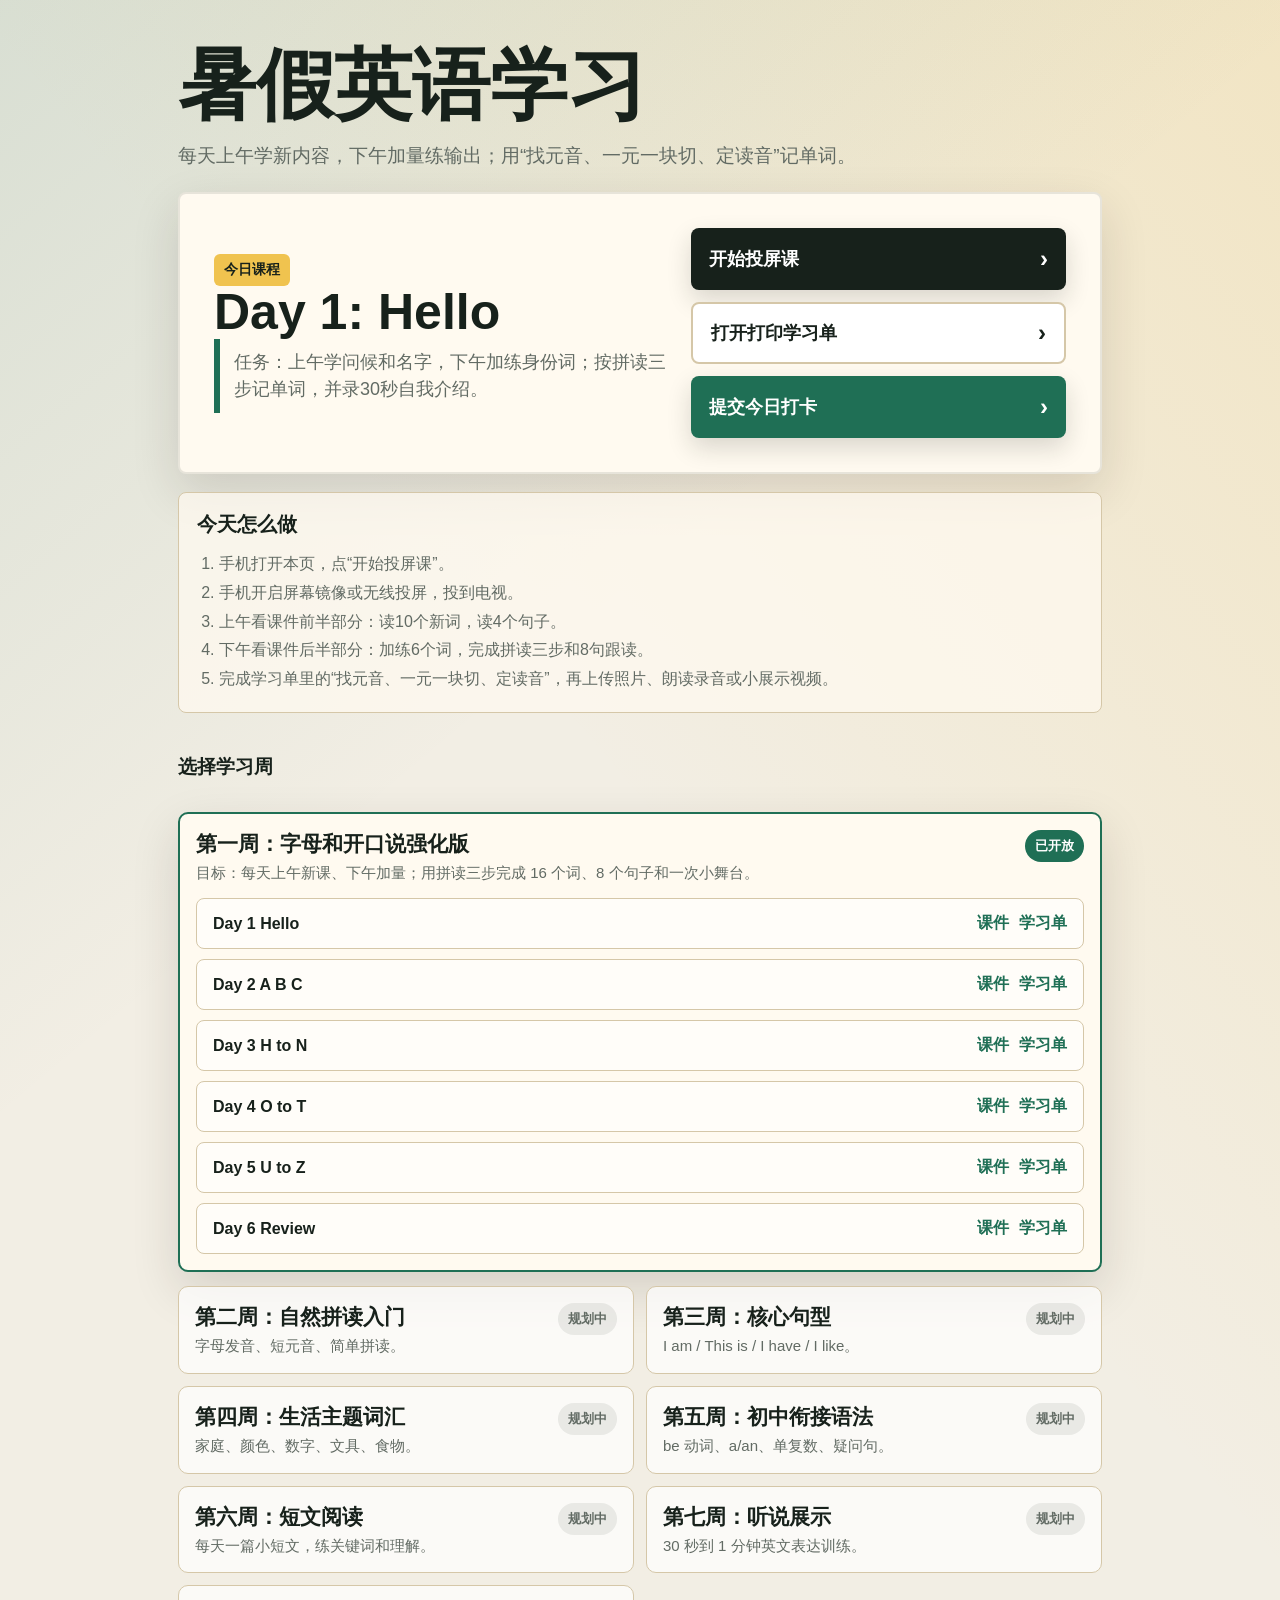
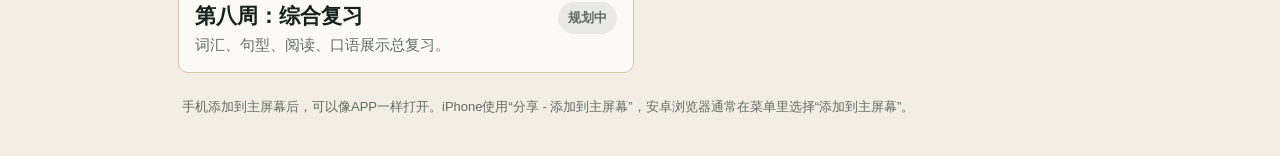
<file: index.html>
<!DOCTYPE html>
<html lang="zh-CN">
<head>
  <meta charset="UTF-8">
  <meta name="viewport" content="width=device-width, initial-scale=1.0">
  <title>暑假英语学习</title>
  <style>
    :root {
      --bg: #f2eee4;
      --ink: #17211b;
      --muted: #626b64;
      --green: #1f6f55;
      --blue: #2f6f96;
      --yellow: #f0c34f;
      --paper: #fffaf0;
      --line: #d5c7a8;
      --shadow: 0 18px 48px rgba(39, 31, 19, 0.14);
    }

    * {
      box-sizing: border-box;
    }

    body {
      margin: 0;
      color: var(--ink);
      font-family: "Trebuchet MS", "Microsoft YaHei", sans-serif;
      background:
        linear-gradient(140deg, rgba(31, 111, 85, 0.12), transparent 40%),
        linear-gradient(230deg, rgba(240, 195, 79, 0.22), transparent 48%),
        var(--bg);
    }

    .app {
      width: min(960px, 100%);
      margin: 0 auto;
      min-height: 100vh;
      padding: 28px 18px 38px;
    }

    header {
      display: grid;
      gap: 16px;
      padding: 18px 0 22px;
    }

    h1,
    h2,
    p {
      margin: 0;
    }

    h1 {
      font-size: clamp(38px, 11vw, 78px);
      line-height: 1.02;
      letter-spacing: 0;
    }

    .sub {
      color: var(--muted);
      font-size: 19px;
      line-height: 1.5;
    }

    .today {
      background: var(--paper);
      border: 2px solid rgba(23, 33, 27, 0.1);
      border-radius: 8px;
      box-shadow: var(--shadow);
      padding: 22px;
      display: grid;
      gap: 18px;
    }

    .tag {
      width: fit-content;
      background: var(--yellow);
      color: var(--ink);
      border-radius: 6px;
      padding: 7px 10px;
      font-size: 14px;
      font-weight: 900;
    }

    h2 {
      font-size: clamp(30px, 8vw, 50px);
      line-height: 1.06;
      letter-spacing: 0;
    }

    .mission {
      border-left: 6px solid var(--green);
      padding: 10px 0 10px 14px;
      color: var(--muted);
      font-size: 18px;
      line-height: 1.5;
    }

    .actions {
      display: grid;
      gap: 12px;
    }

    .button {
      display: flex;
      align-items: center;
      justify-content: space-between;
      gap: 14px;
      text-decoration: none;
      color: white;
      background: var(--ink);
      border-radius: 8px;
      padding: 17px 18px;
      font-size: 18px;
      font-weight: 900;
      min-height: 62px;
      box-shadow: 0 10px 24px rgba(23, 33, 27, 0.16);
    }

    .button.secondary {
      color: var(--ink);
      background: white;
      border: 2px solid var(--line);
      box-shadow: none;
    }

    .button.submit {
      background: var(--green);
    }

    .arrow {
      font-size: 24px;
      line-height: 1;
    }

    .panel {
      margin-top: 18px;
      background: rgba(255, 250, 240, 0.74);
      border: 1px solid var(--line);
      border-radius: 8px;
      padding: 18px;
    }

    .panel h3 {
      margin: 0 0 12px;
      font-size: 20px;
    }

    ol {
      margin: 0;
      padding-left: 22px;
      color: var(--muted);
      font-size: 16px;
      line-height: 1.8;
    }

    .days {
      margin-top: 22px;
      display: grid;
      gap: 10px;
    }

    .weeks {
      margin-top: 22px;
      display: grid;
      gap: 14px;
    }

    .week-card {
      background: rgba(255, 255, 255, 0.72);
      border: 1px solid var(--line);
      border-radius: 10px;
      padding: 16px;
      display: grid;
      gap: 12px;
    }

    .week-card.active {
      background: var(--paper);
      border: 2px solid var(--green);
      box-shadow: var(--shadow);
    }

    .week-head {
      display: flex;
      justify-content: space-between;
      gap: 12px;
      align-items: flex-start;
    }

    .week-title {
      display: grid;
      gap: 4px;
    }

    .week-title strong {
      font-size: 21px;
      color: var(--ink);
    }

    .week-title span {
      color: var(--muted);
      font-size: 15px;
      line-height: 1.45;
    }

    .week-status {
      flex: 0 0 auto;
      color: white;
      background: var(--green);
      border-radius: 999px;
      padding: 7px 10px;
      font-size: 13px;
      font-weight: 900;
      white-space: nowrap;
    }

    .week-card.planned .week-status {
      color: var(--muted);
      background: rgba(98, 107, 100, 0.12);
    }

    .week-card .days {
      margin-top: 2px;
    }

    .day-row {
      display: flex;
      justify-content: space-between;
      align-items: center;
      gap: 12px;
      background: rgba(255, 255, 255, 0.65);
      border: 1px solid var(--line);
      border-radius: 8px;
      padding: 14px 16px;
      color: var(--muted);
      font-size: 16px;
    }

    .day-row strong {
      color: var(--ink);
    }

    .day-actions {
      display: flex;
      gap: 10px;
      flex-wrap: wrap;
      justify-content: flex-end;
      font-weight: 900;
    }

    .day-actions a {
      color: var(--green);
      text-decoration: none;
      white-space: nowrap;
    }

    .week-grid {
      display: grid;
      gap: 12px;
    }

    footer {
      color: var(--muted);
      font-size: 13px;
      line-height: 1.6;
      padding: 24px 4px 0;
    }

    @media (min-width: 760px) {
      .today {
        grid-template-columns: 1.1fr 0.9fr;
        align-items: center;
        padding: 34px;
      }

      .actions {
        align-self: stretch;
        align-content: center;
      }

      .week-grid {
        grid-template-columns: repeat(2, 1fr);
      }
    }
  </style>
</head>
<body>
  <main class="app">
    <header>
      <h1>暑假英语学习</h1>
      <p class="sub">每天上午学新内容，下午加量练输出；用“找元音、一元一块切、定读音”记单词。</p>
    </header>

    <section class="today" aria-labelledby="today-title">
      <div>
        <div class="tag">今日课程</div>
        <h2 id="today-title">Day 1: Hello</h2>
        <p class="mission">任务：上午学问候和名字，下午加练身份词；按拼读三步记单词，并录30秒自我介绍。</p>
      </div>
      <div class="actions">
        <a class="button" href="day01-hello-tv.html">
          <span>开始投屏课</span>
          <span class="arrow">›</span>
        </a>
        <a class="button secondary" href="day01-hello-worksheet.html">
          <span>打开打印学习单</span>
          <span class="arrow">›</span>
        </a>
        <a class="button submit" href="https://docs.qq.com/form/page/DS1B0QWNUSHpyZU52#/fill" target="_blank" rel="noopener">
          <span>提交今日打卡</span>
          <span class="arrow">›</span>
        </a>
      </div>
    </section>

    <section class="panel">
      <h3>今天怎么做</h3>
      <ol>
        <li>手机打开本页，点“开始投屏课”。</li>
        <li>手机开启屏幕镜像或无线投屏，投到电视。</li>
        <li>上午看课件前半部分：读10个新词，读4个句子。</li>
        <li>下午看课件后半部分：加练6个词，完成拼读三步和8句跟读。</li>
        <li>完成学习单里的“找元音、一元一块切、定读音”，再上传照片、朗读录音或小展示视频。</li>
      </ol>
    </section>

    <section class="weeks" aria-label="选择学习周">
      <h3>选择学习周</h3>
      <article class="week-card active">
        <div class="week-head">
          <div class="week-title">
            <strong>第一周：字母和开口说强化版</strong>
            <span>目标：每天上午新课、下午加量；用拼读三步完成 16 个词、8 个句子和一次小舞台。</span>
          </div>
          <span class="week-status">已开放</span>
        </div>
        <div class="days" aria-label="第一周课程列表">
          <div class="day-row"><strong>Day 1 Hello</strong><span class="day-actions"><a href="day01-hello-tv.html">课件</a><a href="day01-hello-worksheet.html">学习单</a></span></div>
          <div class="day-row"><strong>Day 2 A B C</strong><span class="day-actions"><a href="day02-abc-tv.html">课件</a><a href="day02-abc-worksheet.html">学习单</a></span></div>
          <div class="day-row"><strong>Day 3 H to N</strong><span class="day-actions"><a href="day03-h-to-n-tv.html">课件</a><a href="day03-h-to-n-worksheet.html">学习单</a></span></div>
          <div class="day-row"><strong>Day 4 O to T</strong><span class="day-actions"><a href="day04-o-to-t-tv.html">课件</a><a href="day04-o-to-t-worksheet.html">学习单</a></span></div>
          <div class="day-row"><strong>Day 5 U to Z</strong><span class="day-actions"><a href="day05-u-to-z-tv.html">课件</a><a href="day05-u-to-z-worksheet.html">学习单</a></span></div>
          <div class="day-row"><strong>Day 6 Review</strong><span class="day-actions"><a href="day06-review-tv.html">课件</a><a href="day06-review-worksheet.html">学习单</a></span></div>
        </div>
      </article>

      <div class="week-grid">
        <article class="week-card planned">
          <div class="week-head"><div class="week-title"><strong>第二周：自然拼读入门</strong><span>字母发音、短元音、简单拼读。</span></div><span class="week-status">规划中</span></div>
        </article>
        <article class="week-card planned">
          <div class="week-head"><div class="week-title"><strong>第三周：核心句型</strong><span>I am / This is / I have / I like。</span></div><span class="week-status">规划中</span></div>
        </article>
        <article class="week-card planned">
          <div class="week-head"><div class="week-title"><strong>第四周：生活主题词汇</strong><span>家庭、颜色、数字、文具、食物。</span></div><span class="week-status">规划中</span></div>
        </article>
        <article class="week-card planned">
          <div class="week-head"><div class="week-title"><strong>第五周：初中衔接语法</strong><span>be 动词、a/an、单复数、疑问句。</span></div><span class="week-status">规划中</span></div>
        </article>
        <article class="week-card planned">
          <div class="week-head"><div class="week-title"><strong>第六周：短文阅读</strong><span>每天一篇小短文，练关键词和理解。</span></div><span class="week-status">规划中</span></div>
        </article>
        <article class="week-card planned">
          <div class="week-head"><div class="week-title"><strong>第七周：听说展示</strong><span>30 秒到 1 分钟英文表达训练。</span></div><span class="week-status">规划中</span></div>
        </article>
        <article class="week-card planned">
          <div class="week-head"><div class="week-title"><strong>第八周：综合复习</strong><span>词汇、句型、阅读、口语展示总复习。</span></div><span class="week-status">规划中</span></div>
        </article>
      </div>
    </section>

    <footer>
      手机添加到主屏幕后，可以像APP一样打开。iPhone使用“分享 - 添加到主屏幕”，安卓浏览器通常在菜单里选择“添加到主屏幕”。
    </footer>
  </main>
</body>
</html>
</file>
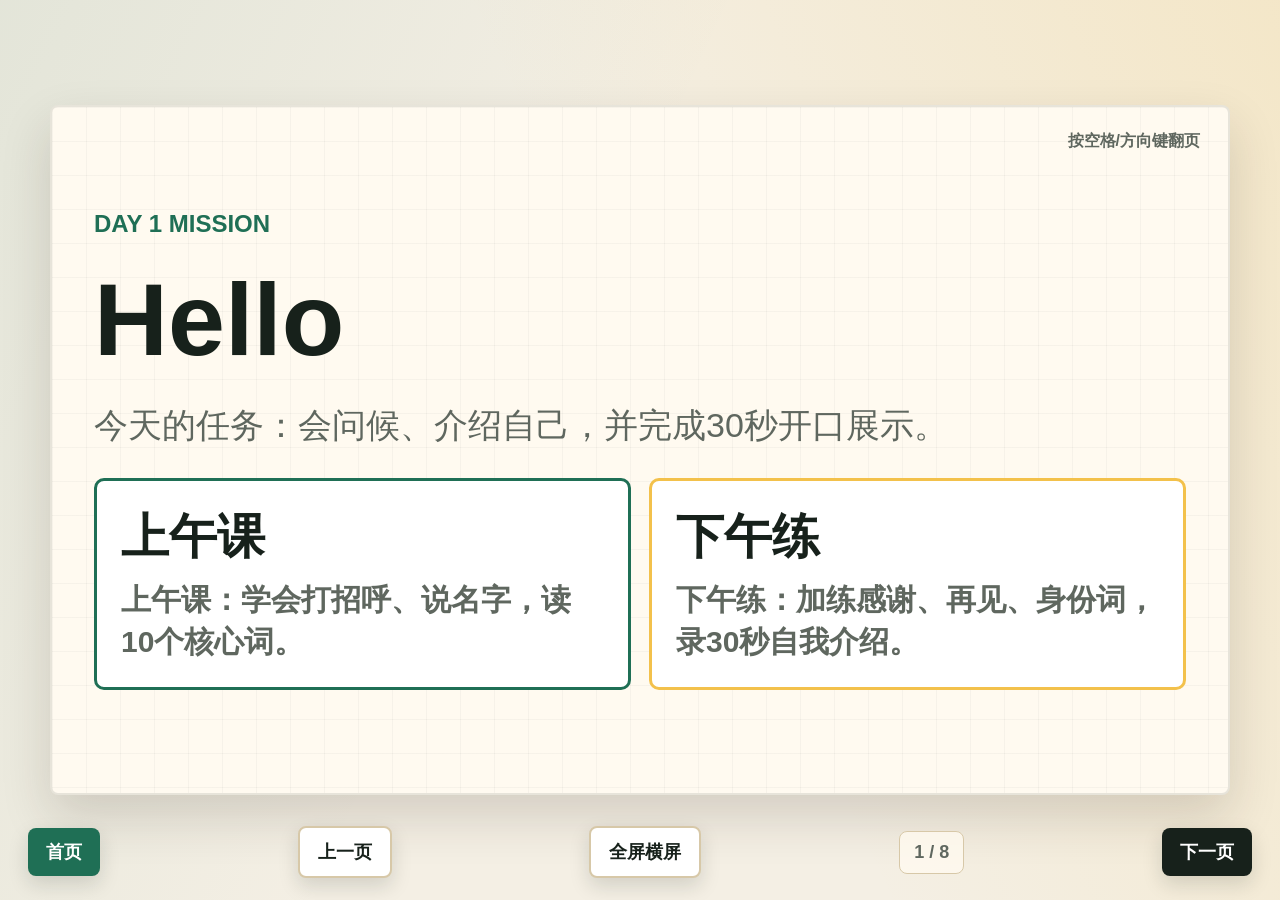
<file: day01-hello-tv.html>
﻿<!DOCTYPE html>
<html lang="zh-CN">
<head>
  <meta charset="UTF-8">
  <meta name="viewport" content="width=device-width, initial-scale=1.0">
  <title>Day 1 Hello - 电视投屏课</title>
  <link rel="stylesheet" href="lesson.css">
</head>
<body>
  <aside class="landscape-help" id="landscapeHelp" aria-label="landscape prompt">
    <div class="landscape-card">
      <div class="phone-icon" aria-hidden="true"></div>
      <strong>请把手机横过来</strong>
      <span>横屏后再投到电视，课件会更大、更清楚。</span>
      <button id="startLandscape" type="button">全屏横屏上课</button>
      <button class="secondary" id="dismissLandscape" type="button">先继续</button>
    </div>
  </aside>

  <main class="deck">
    <section class="slide active">
      <div class="hint">按空格/方向键翻页</div>
      <div class="content">
        <div class="topline">Day 1 Mission</div>
        <h1>Hello</h1>
        <p>今天的任务：会问候、介绍自己，并完成30秒开口展示。</p>
        <div class="session-grid">
          <div class="session-card">
            <strong>上午课</strong>
            <span>上午课：学会打招呼、说名字，读10个核心词。</span>
          </div>
          <div class="session-card afternoon">
            <strong>下午练</strong>
            <span>下午练：加练感谢、再见、身份词，录30秒自我介绍。</span>
          </div>
        </div>
      </div>
    </section>

    <section class="slide">
      <div class="hint">点击单词可播放发音</div>
      <div class="content">
        <div class="topline">Morning Words</div>
        <div class="word-grid">
          <div class="word-card" data-say="hello" data-audio="audio/day01/hello.wav">hello<br>你好</div>
          <div class="word-card" data-say="hi" data-audio="audio/day01/hi.wav">hi<br>嗨</div>
          <div class="word-card" data-say="good" data-audio="audio/day01/good.wav">good<br>好的</div>
          <div class="word-card" data-say="morning" data-audio="audio/day01/morning.wav">morning<br>早晨</div>
          <div class="word-card" data-say="afternoon" data-audio="audio/day01/afternoon.wav">afternoon<br>下午</div>
          <div class="word-card" data-say="goodbye" data-audio="audio/day01/goodbye.wav">goodbye<br>再见</div>
          <div class="word-card" data-say="I" data-audio="audio/day01/i.wav">I<br>我</div>
          <div class="word-card" data-say="am" data-audio="audio/day01/am.wav">am<br>是</div>
          <div class="word-card" data-say="my" data-audio="audio/day01/my.wav">my<br>我的</div>
          <div class="word-card" data-say="name" data-audio="audio/day01/name.wav">name<br>名字</div>
        </div>
      </div>
    </section>

    <section class="slide">
      <div class="hint">点击单词可播放发音</div>
      <div class="content">
        <div class="topline">Afternoon Extra Words</div>
        <div class="word-grid extra">
          <div class="word-card" data-say="you" data-audio="audio/day01/you.wav">you<br>你</div>
          <div class="word-card" data-say="fine" data-audio="audio/day01/fine.wav">fine<br>好的</div>
          <div class="word-card" data-say="thank" data-audio="audio/day01/thank.wav">thank<br>感谢</div>
          <div class="word-card" data-say="teacher" data-audio="audio/day01/teacher.wav">teacher<br>老师</div>
          <div class="word-card" data-say="student" data-audio="audio/day01/student.wav">student<br>学生</div>
          <div class="word-card" data-say="friend" data-audio="audio/day01/friend.wav">friend<br>朋友</div>
        </div>
      </div>
    </section>

    <section class="slide">
      <div class="content">
        <div class="topline">Morning Phonics Cards</div>
        <div class="memory-grid">
          <div class="memory-card">
            <strong>hello</strong>
            <span>1 找元音：e / o</span>
            <span>2 切块：hel-lo</span>
            <span>3 定读音：hel 轻读 /hə/，lo 读 /loʊ/。</span>
            <span>句子：Hello.</span>
          </div>
          <div class="memory-card">
            <strong>hi</strong>
            <span>1 找元音：i</span>
            <span>2 切块：hi</span>
            <span>3 定读音：i 读字母音 /aɪ/。</span>
            <span>句子：Hi.</span>
          </div>
          <div class="memory-card">
            <strong>good</strong>
            <span>1 找元音：oo</span>
            <span>2 切块：good</span>
            <span>3 定读音：oo 读短音 /ʊ/。</span>
            <span>句子：Good morning.</span>
          </div>
          <div class="memory-card">
            <strong>morning</strong>
            <span>1 找元音：o / i</span>
            <span>2 切块：morn-ing</span>
            <span>3 定读音：or 读 /ɔːr/，ing 读 /ɪŋ/。</span>
            <span>句子：Good morning.</span>
          </div>
          <div class="memory-card">
            <strong>afternoon</strong>
            <span>1 找元音：a / e / oo</span>
            <span>2 切块：after-noon</span>
            <span>3 定读音：af-ter-noon，oo 读长音 /uː/。</span>
            <span>句子：Good afternoon.</span>
          </div>
          <div class="memory-card">
            <strong>goodbye</strong>
            <span>1 找元音：oo / e</span>
            <span>2 切块：good-bye</span>
            <span>3 定读音：good + bye，bye 读 /baɪ/。</span>
            <span>句子：Goodbye.</span>
          </div>
          <div class="memory-card">
            <strong>I</strong>
            <span>1 找元音：i</span>
            <span>2 切块：I</span>
            <span>3 定读音：I 读字母音 /aɪ/。</span>
            <span>句子：Hi.</span>
          </div>
          <div class="memory-card">
            <strong>am</strong>
            <span>1 找元音：a</span>
            <span>2 切块：am</span>
            <span>3 定读音：a 读短音 /&#230;/。</span>
            <span>句子：My name is Tom.</span>
          </div>
          <div class="memory-card">
            <strong>my</strong>
            <span>1 找元音：无明显元音</span>
            <span>2 切块：my</span>
            <span>3 定读音：y 在词尾读 /aɪ/。</span>
            <span>句子：My name is Tom.</span>
          </div>
          <div class="memory-card">
            <strong>name</strong>
            <span>1 找元音：a / e</span>
            <span>2 切块：name</span>
            <span>3 定读音：a_e 结构，a 读字母音 /eɪ/。</span>
            <span>句子：My name is Tom.</span>
          </div>
        </div>
      </div>
    </section>

    <section class="slide">
      <div class="content">
        <div class="topline">Afternoon Phonics Cards</div>
        <div class="memory-grid compact">
          <div class="memory-card">
            <strong>you</strong>
            <span>1 找元音：ou</span>
            <span>2 切块：you</span>
            <span>3 定读音：ou 在 you 里读 /uː/。</span>
            <span>句子：Thank you.</span>
          </div>
          <div class="memory-card">
            <strong>fine</strong>
            <span>1 找元音：i / e</span>
            <span>2 切块：fine</span>
            <span>3 定读音：i_e 结构，i 读字母音 /aɪ/。</span>
            <span>句子：I am fine.</span>
          </div>
          <div class="memory-card">
            <strong>thank</strong>
            <span>1 找元音：a</span>
            <span>2 切块：thank</span>
            <span>3 定读音：th 咬舌轻读，a 读 /&#230;/。</span>
            <span>句子：Thank you.</span>
          </div>
          <div class="memory-card">
            <strong>teacher</strong>
            <span>1 找元音：ea / e</span>
            <span>2 切块：teach-er</span>
            <span>3 定读音：ea 读长音 /iː/，er 轻读 /ər/。</span>
            <span>句子：Hello.</span>
          </div>
          <div class="memory-card">
            <strong>student</strong>
            <span>1 找元音：u / e</span>
            <span>2 切块：stu-dent</span>
            <span>3 定读音：u 读 /juː/，dent 读 /dənt/。</span>
            <span>句子：Hello.</span>
          </div>
          <div class="memory-card">
            <strong>friend</strong>
            <span>1 找元音：ie</span>
            <span>2 切块：friend</span>
            <span>3 定读音：ie 在 friend 里读 /e/。</span>
            <span>句子：Hello.</span>
          </div>
        </div>
      </div>
    </section>

    <section class="slide">
      <div class="hint">点击句子可播放发音</div>
      <div class="content">
        <div class="topline">Listen and Repeat</div>
        <div class="phrase-list">
          <div class="phrase" data-say="Hello." data-audio="audio/day01/hello.wav"><strong>Hello.</strong><span>你好。</span></div>
          <div class="phrase" data-say="Hi." data-audio="audio/day01/hi.wav"><strong>Hi.</strong><span>嗨。</span></div>
          <div class="phrase" data-say="Good morning." data-audio="audio/day01/good-morning.wav"><strong>Good morning.</strong><span>早上好。</span></div>
          <div class="phrase" data-say="Good afternoon." data-audio="audio/day01/good-afternoon.wav"><strong>Good afternoon.</strong><span>下午好。</span></div>
          <div class="phrase" data-say="My name is Tom." data-audio="audio/day01/my-name-is-tom.wav"><strong>My name is Tom.</strong><span>我的名字是 Tom。</span></div>
          <div class="phrase" data-say="I am fine." data-audio="audio/day01/i-am-fine.wav"><strong>I am fine.</strong><span>我很好。</span></div>
          <div class="phrase" data-say="Thank you." data-audio="audio/day01/thank-you.wav"><strong>Thank you.</strong><span>谢谢你。</span></div>
          <div class="phrase" data-say="Goodbye." data-audio="audio/day01/goodbye.wav"><strong>Goodbye.</strong><span>再见。</span></div>
        </div>
      </div>
    </section>

    <section class="slide">
      <div class="content">
        <div class="topline">Mini Dialogue</div>
        <div class="dialogue">
          <div class="bubble" data-say="Hello." data-audio="audio/day01/hello.wav">
            <small>A</small>
            Hello.
          </div>
          <div class="bubble" data-say="Hi." data-audio="audio/day01/hi.wav">
            <small>B</small>
            Hi.
          </div>
        </div>
        <p>换成自己的名字或真实物品，和家长练一遍。</p>
      </div>
    </section>

    <section class="slide">
      <div class="content">
        <div class="topline">Mini Challenge</div>
        <h2>说30秒：Hello. My name is ____. I am a student.</h2>
        <p>先听，再跟读，最后自己说出来。</p>
        <div class="mission-card">
          <div class="mission-line">上午：读10个新词 + 4个句子</div>
          <div class="mission-line">下午：读6个加量词 + 4个句子</div>
          <div class="mission-line">打卡：录音或视频完成小舞台</div>
        </div>
      </div>
    </section>
  </main>

  <nav class="controls" aria-label="课件控制">
    <a class="control-link" href="index.html">首页</a>
    <button class="secondary" id="prev">上一页</button>
    <button class="secondary" id="fullscreen">全屏横屏</button>
    <div class="counter" id="counter">1 / 8</div>
    <button id="next">下一页</button>
  </nav>

  <script src="lesson.js"></script>
</body>
</html>
</file>
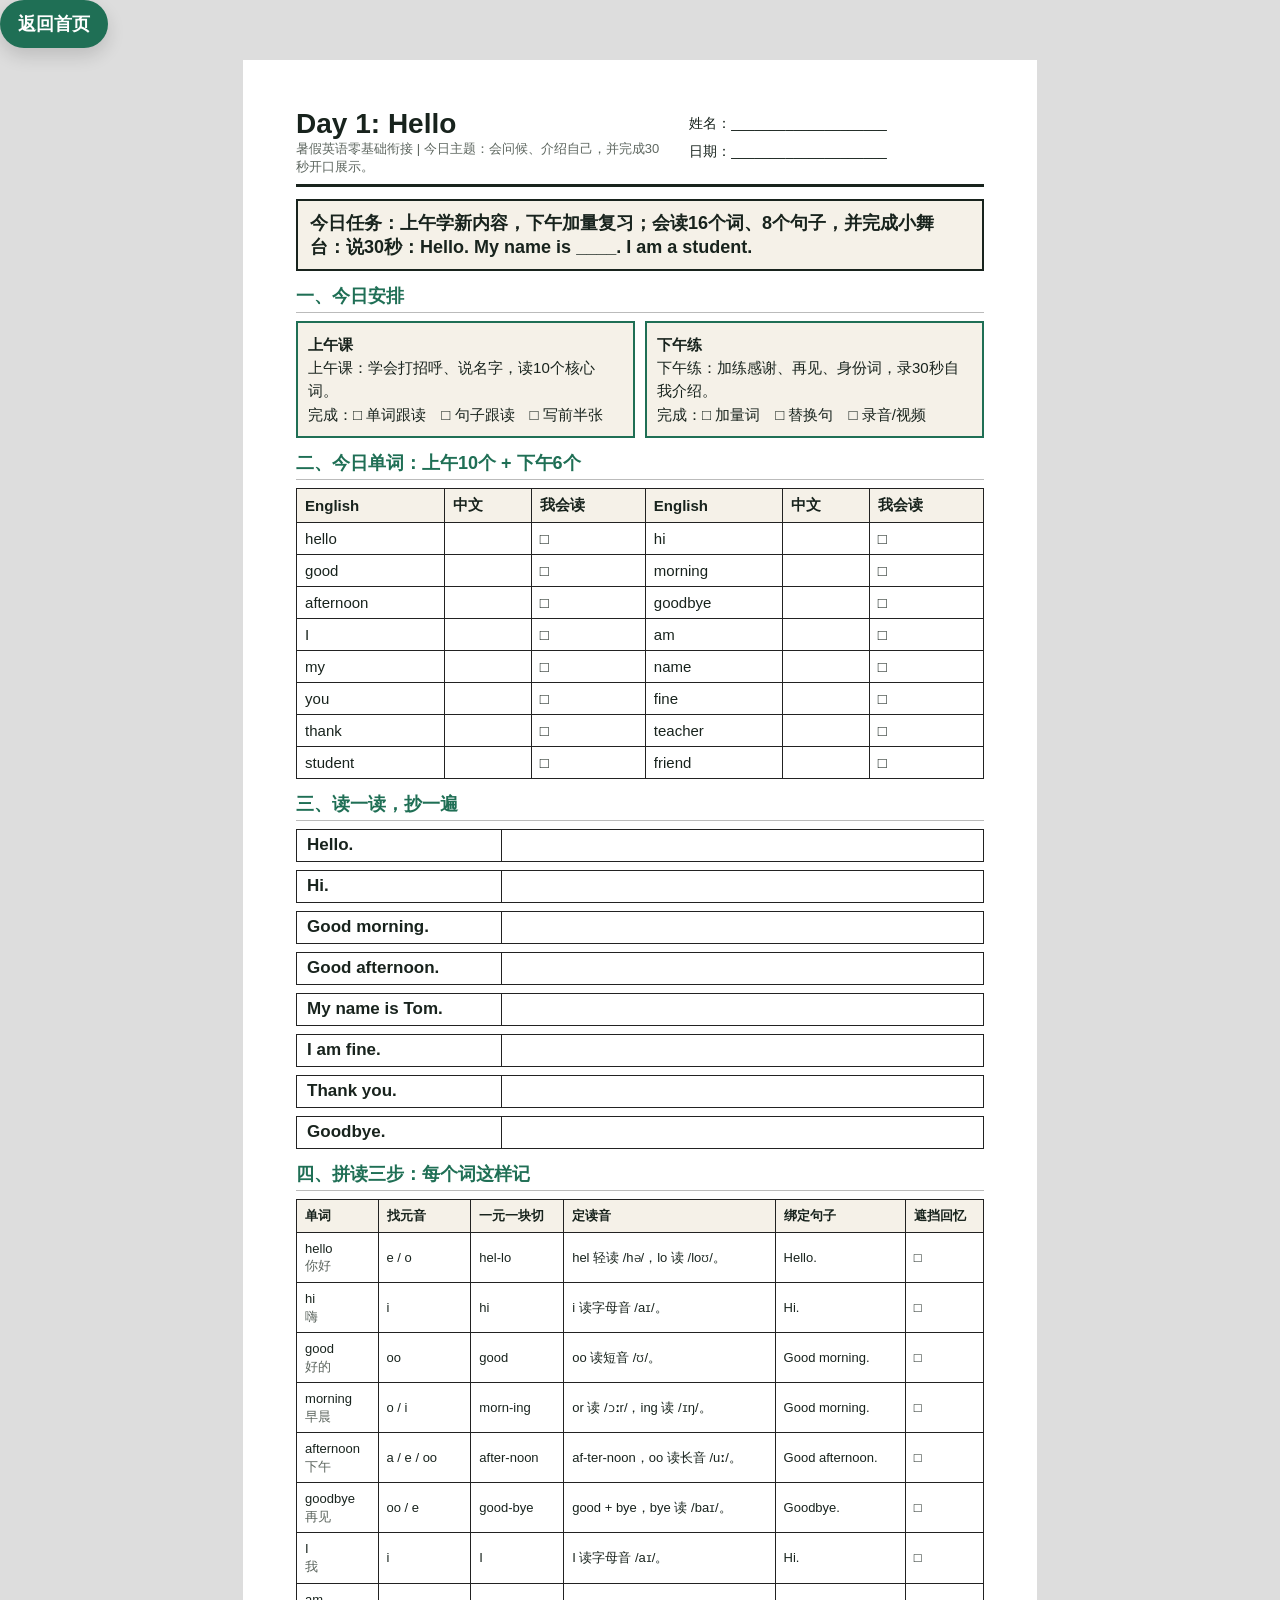
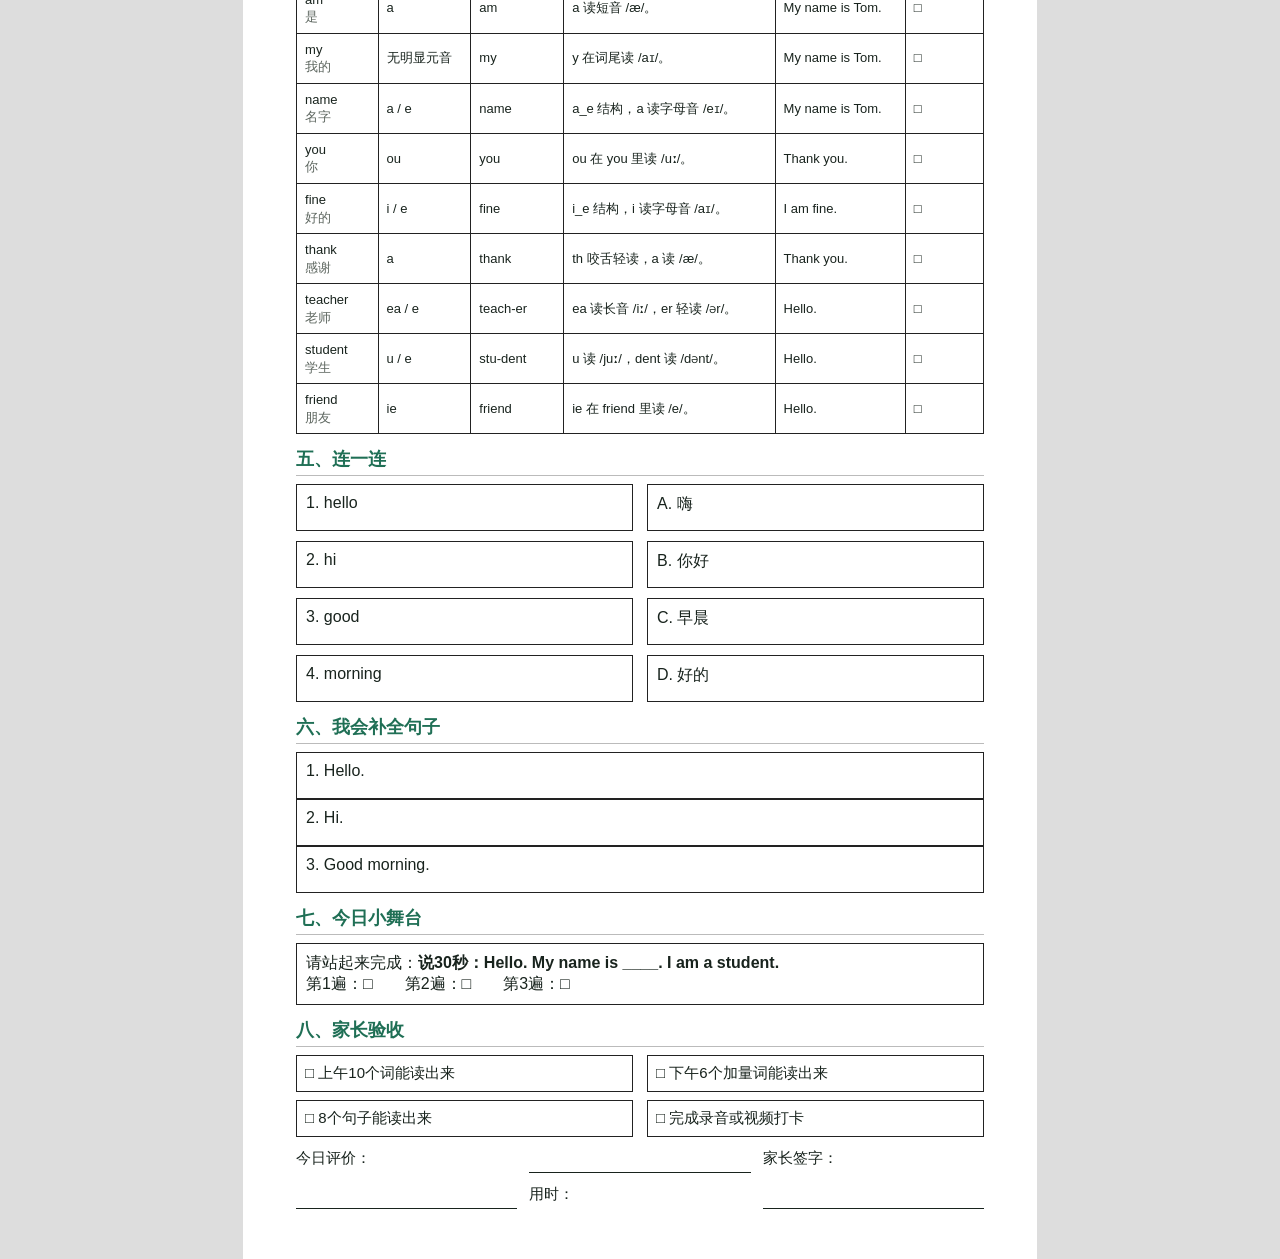
<file: day01-hello-worksheet.html>
﻿<!DOCTYPE html>
<html lang="zh-CN">
<head>
  <meta charset="UTF-8">
  <meta name="viewport" content="width=device-width, initial-scale=1.0">
  <title>Day 1 Hello - 打印学习单</title>
  <link rel="stylesheet" href="worksheet.css">
</head>
<body>
  <a class="home-link" href="index.html">返回首页</a>
  <main class="page">
    <header>
      <div>
        <h1>Day 1: Hello</h1>
        <div class="small">暑假英语零基础衔接 | 今日主题：会问候、介绍自己，并完成30秒开口展示。</div>
      </div>
      <div class="meta">
        姓名：____________________<br>
        日期：____________________
      </div>
    </header>

    <section class="mission">
      今日任务：上午学新内容，下午加量复习；会读16个词、8个句子，并完成小舞台：说30秒：Hello. My name is ____. I am a student.
    </section>

    <section>
      <h2>一、今日安排</h2>
      <div class="task-grid">
        <div class="task-box"><strong>上午课</strong><br>上午课：学会打招呼、说名字，读10个核心词。<br>完成：□ 单词跟读　□ 句子跟读　□ 写前半张</div>
        <div class="task-box"><strong>下午练</strong><br>下午练：加练感谢、再见、身份词，录30秒自我介绍。<br>完成：□ 加量词　□ 替换句　□ 录音/视频</div>
      </div>
    </section>

    <section>
      <h2>二、今日单词：上午10个 + 下午6个</h2>
      <table>
        <thead>
          <tr>
            <th>English</th>
            <th>中文</th>
            <th>我会读</th>
            <th>English</th>
            <th>中文</th>
            <th>我会读</th>
          </tr>
        </thead>
        <tbody>
          <tr><td>hello</td><td></td><td>□</td><td>hi</td><td></td><td>□</td></tr>
          <tr><td>good</td><td></td><td>□</td><td>morning</td><td></td><td>□</td></tr>
          <tr><td>afternoon</td><td></td><td>□</td><td>goodbye</td><td></td><td>□</td></tr>
          <tr><td>I</td><td></td><td>□</td><td>am</td><td></td><td>□</td></tr>
          <tr><td>my</td><td></td><td>□</td><td>name</td><td></td><td>□</td></tr>
          <tr><td>you</td><td></td><td>□</td><td>fine</td><td></td><td>□</td></tr>
          <tr><td>thank</td><td></td><td>□</td><td>teacher</td><td></td><td>□</td></tr>
          <tr><td>student</td><td></td><td>□</td><td>friend</td><td></td><td>□</td></tr>
        </tbody>
      </table>
    </section>

    <section>
      <h2>三、读一读，抄一遍</h2>
      <div class="copy-line"><strong>Hello.</strong><div class="writing"></div></div>
      <div class="copy-line"><strong>Hi.</strong><div class="writing"></div></div>
      <div class="copy-line"><strong>Good morning.</strong><div class="writing"></div></div>
      <div class="copy-line"><strong>Good afternoon.</strong><div class="writing"></div></div>
      <div class="copy-line"><strong>My name is Tom.</strong><div class="writing"></div></div>
      <div class="copy-line"><strong>I am fine.</strong><div class="writing"></div></div>
      <div class="copy-line"><strong>Thank you.</strong><div class="writing"></div></div>
      <div class="copy-line"><strong>Goodbye.</strong><div class="writing"></div></div>
    </section>

    <section>
      <h2>四、拼读三步：每个词这样记</h2>
      <table class="memory-table">
        <thead>
          <tr>
            <th>单词</th>
            <th>找元音</th>
            <th>一元一块切</th>
            <th>定读音</th>
            <th>绑定句子</th>
            <th>遮挡回忆</th>
          </tr>
        </thead>
        <tbody>
          <tr><td>hello<br><span class="small">你好</span></td><td>e / o</td><td>hel-lo</td><td>hel 轻读 /hə/，lo 读 /loʊ/。</td><td>Hello.</td><td>□</td></tr>
          <tr><td>hi<br><span class="small">嗨</span></td><td>i</td><td>hi</td><td>i 读字母音 /aɪ/。</td><td>Hi.</td><td>□</td></tr>
          <tr><td>good<br><span class="small">好的</span></td><td>oo</td><td>good</td><td>oo 读短音 /ʊ/。</td><td>Good morning.</td><td>□</td></tr>
          <tr><td>morning<br><span class="small">早晨</span></td><td>o / i</td><td>morn-ing</td><td>or 读 /ɔːr/，ing 读 /ɪŋ/。</td><td>Good morning.</td><td>□</td></tr>
          <tr><td>afternoon<br><span class="small">下午</span></td><td>a / e / oo</td><td>after-noon</td><td>af-ter-noon，oo 读长音 /uː/。</td><td>Good afternoon.</td><td>□</td></tr>
          <tr><td>goodbye<br><span class="small">再见</span></td><td>oo / e</td><td>good-bye</td><td>good + bye，bye 读 /baɪ/。</td><td>Goodbye.</td><td>□</td></tr>
          <tr><td>I<br><span class="small">我</span></td><td>i</td><td>I</td><td>I 读字母音 /aɪ/。</td><td>Hi.</td><td>□</td></tr>
          <tr><td>am<br><span class="small">是</span></td><td>a</td><td>am</td><td>a 读短音 /&#230;/。</td><td>My name is Tom.</td><td>□</td></tr>
          <tr><td>my<br><span class="small">我的</span></td><td>无明显元音</td><td>my</td><td>y 在词尾读 /aɪ/。</td><td>My name is Tom.</td><td>□</td></tr>
          <tr><td>name<br><span class="small">名字</span></td><td>a / e</td><td>name</td><td>a_e 结构，a 读字母音 /eɪ/。</td><td>My name is Tom.</td><td>□</td></tr>
          <tr><td>you<br><span class="small">你</span></td><td>ou</td><td>you</td><td>ou 在 you 里读 /uː/。</td><td>Thank you.</td><td>□</td></tr>
          <tr><td>fine<br><span class="small">好的</span></td><td>i / e</td><td>fine</td><td>i_e 结构，i 读字母音 /aɪ/。</td><td>I am fine.</td><td>□</td></tr>
          <tr><td>thank<br><span class="small">感谢</span></td><td>a</td><td>thank</td><td>th 咬舌轻读，a 读 /&#230;/。</td><td>Thank you.</td><td>□</td></tr>
          <tr><td>teacher<br><span class="small">老师</span></td><td>ea / e</td><td>teach-er</td><td>ea 读长音 /iː/，er 轻读 /ər/。</td><td>Hello.</td><td>□</td></tr>
          <tr><td>student<br><span class="small">学生</span></td><td>u / e</td><td>stu-dent</td><td>u 读 /juː/，dent 读 /dənt/。</td><td>Hello.</td><td>□</td></tr>
          <tr><td>friend<br><span class="small">朋友</span></td><td>ie</td><td>friend</td><td>ie 在 friend 里读 /e/。</td><td>Hello.</td><td>□</td></tr>
        </tbody>
      </table>
    </section>

    <section>
      <h2>五、连一连</h2>
      <div class="exercise-grid">
        <div class="box">1. hello</div>
        <div class="box">A. 嗨</div>
        <div class="box">2. hi</div>
        <div class="box">B. 你好</div>
        <div class="box">3. good</div>
        <div class="box">C. 早晨</div>
        <div class="box">4. morning</div>
        <div class="box">D. 好的</div>
      </div>
    </section>

    <section>
      <h2>六、我会补全句子</h2>
      <div class="box">1. Hello.</div>
      <div class="box">2. Hi.</div>
      <div class="box">3. Good morning.</div>
    </section>

    <section>
      <h2>七、今日小舞台</h2>
      <div class="box">
        请站起来完成：<strong>说30秒：Hello. My name is ____. I am a student.</strong><br>
        第1遍：□　　第2遍：□　　第3遍：□
      </div>
    </section>

    <section>
      <h2>八、家长验收</h2>
      <div class="checklist">
        <div class="check">□ 上午10个词能读出来</div>
        <div class="check">□ 下午6个加量词能读出来</div>
        <div class="check">□ 8个句子能读出来</div>
        <div class="check">□ 完成录音或视频打卡</div>
      </div>
      <div class="signature">
        <span>今日评价：</span><div></div>
        <span>家长签字：</span><div></div>
        <span>用时：</span><div></div>
      </div>
    </section>
  </main>
</body>
</html>
</file>
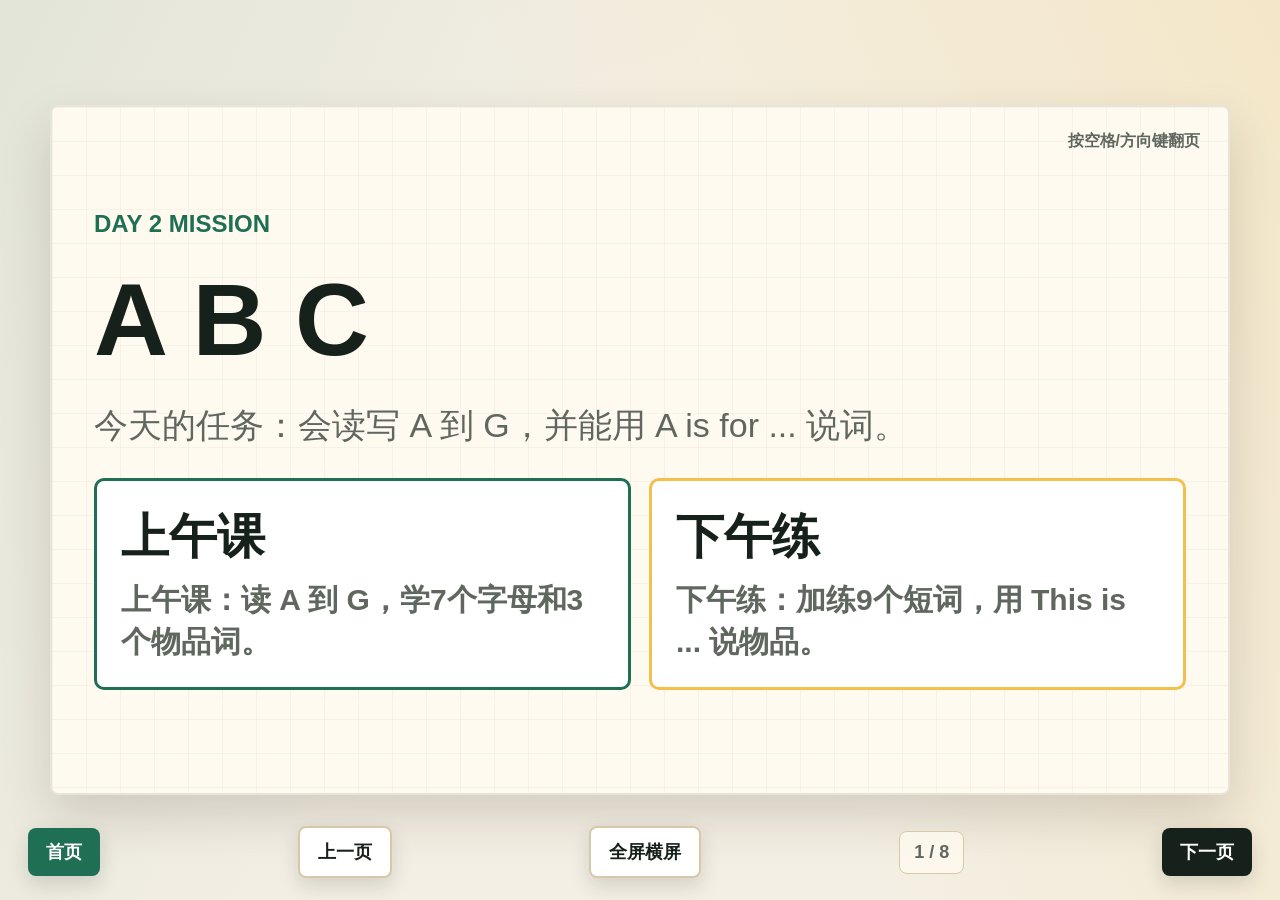
<file: day02-abc-tv.html>
﻿<!DOCTYPE html>
<html lang="zh-CN">
<head>
  <meta charset="UTF-8">
  <meta name="viewport" content="width=device-width, initial-scale=1.0">
  <title>Day 2 A B C - 电视投屏课</title>
  <link rel="stylesheet" href="lesson.css">
</head>
<body>
  <aside class="landscape-help" id="landscapeHelp" aria-label="landscape prompt">
    <div class="landscape-card">
      <div class="phone-icon" aria-hidden="true"></div>
      <strong>请把手机横过来</strong>
      <span>横屏后再投到电视，课件会更大、更清楚。</span>
      <button id="startLandscape" type="button">全屏横屏上课</button>
      <button class="secondary" id="dismissLandscape" type="button">先继续</button>
    </div>
  </aside>

  <main class="deck">
    <section class="slide active">
      <div class="hint">按空格/方向键翻页</div>
      <div class="content">
        <div class="topline">Day 2 Mission</div>
        <h1>A B C</h1>
        <p>今天的任务：会读写 A 到 G，并能用 A is for ... 说词。</p>
        <div class="session-grid">
          <div class="session-card">
            <strong>上午课</strong>
            <span>上午课：读 A 到 G，学7个字母和3个物品词。</span>
          </div>
          <div class="session-card afternoon">
            <strong>下午练</strong>
            <span>下午练：加练9个短词，用 This is ... 说物品。</span>
          </div>
        </div>
      </div>
    </section>

    <section class="slide">
      <div class="hint">点击单词可播放发音</div>
      <div class="content">
        <div class="topline">Morning Words</div>
        <div class="word-grid">
          <div class="word-card" data-say="A" data-audio="audio/day02/a.wav">A a<br>字母A</div>
          <div class="word-card" data-say="B" data-audio="audio/day02/b.wav">B b<br>字母B</div>
          <div class="word-card" data-say="C" data-audio="audio/day02/c.wav">C c<br>字母C</div>
          <div class="word-card" data-say="D" data-audio="audio/day02/d.wav">D d<br>字母D</div>
          <div class="word-card" data-say="E" data-audio="audio/day02/e.wav">E e<br>字母E</div>
          <div class="word-card" data-say="F" data-audio="audio/day02/f.wav">F f<br>字母F</div>
          <div class="word-card" data-say="G" data-audio="audio/day02/g.wav">G g<br>字母G</div>
          <div class="word-card" data-say="apple" data-audio="audio/day02/apple.wav">apple<br>苹果</div>
          <div class="word-card" data-say="ant" data-audio="audio/day02/ant.wav">ant<br>蚂蚁</div>
          <div class="word-card" data-say="bag" data-audio="audio/day02/bag.wav">bag<br>书包</div>
        </div>
      </div>
    </section>

    <section class="slide">
      <div class="hint">点击单词可播放发音</div>
      <div class="content">
        <div class="topline">Afternoon Extra Words</div>
        <div class="word-grid extra">
          <div class="word-card" data-say="book" data-audio="audio/day02/book.wav">book<br>书</div>
          <div class="word-card" data-say="cat" data-audio="audio/day02/cat.wav">cat<br>猫</div>
          <div class="word-card" data-say="cap" data-audio="audio/day02/cap.wav">cap<br>帽子</div>
          <div class="word-card" data-say="dog" data-audio="audio/day02/dog.wav">dog<br>狗</div>
          <div class="word-card" data-say="desk" data-audio="audio/day02/desk.wav">desk<br>课桌</div>
          <div class="word-card" data-say="egg" data-audio="audio/day02/egg.wav">egg<br>鸡蛋</div>
        </div>
      </div>
    </section>

    <section class="slide">
      <div class="content">
        <div class="topline">Morning Phonics Cards</div>
        <div class="memory-grid">
          <div class="memory-card">
            <strong>A a</strong>
            <span>1 找元音：字母名</span>
            <span>2 切块：A a</span>
            <span>3 定读音：按字母名读：A。</span>
            <span>句子：This is A.</span>
          </div>
          <div class="memory-card">
            <strong>B b</strong>
            <span>1 找元音：字母名</span>
            <span>2 切块：B b</span>
            <span>3 定读音：按字母名读：B。</span>
            <span>句子：B is for bag.</span>
          </div>
          <div class="memory-card">
            <strong>C c</strong>
            <span>1 找元音：字母名</span>
            <span>2 切块：C c</span>
            <span>3 定读音：按字母名读：C。</span>
            <span>句子：C is for cat.</span>
          </div>
          <div class="memory-card">
            <strong>D d</strong>
            <span>1 找元音：字母名</span>
            <span>2 切块：D d</span>
            <span>3 定读音：按字母名读：D。</span>
            <span>句子：I can read A.</span>
          </div>
          <div class="memory-card">
            <strong>E e</strong>
            <span>1 找元音：字母名</span>
            <span>2 切块：E e</span>
            <span>3 定读音：按字母名读：E。</span>
            <span>句子：A is for apple.</span>
          </div>
          <div class="memory-card">
            <strong>F f</strong>
            <span>1 找元音：字母名</span>
            <span>2 切块：F f</span>
            <span>3 定读音：按字母名读：F。</span>
            <span>句子：A is for apple.</span>
          </div>
          <div class="memory-card">
            <strong>G g</strong>
            <span>1 找元音：字母名</span>
            <span>2 切块：G g</span>
            <span>3 定读音：按字母名读：G。</span>
            <span>句子：B is for bag.</span>
          </div>
          <div class="memory-card">
            <strong>apple</strong>
            <span>1 找元音：a / e</span>
            <span>2 切块：ap-ple</span>
            <span>3 定读音：a 读短音 /&#230;/，ple 轻读。</span>
            <span>句子：A is for apple.</span>
          </div>
          <div class="memory-card">
            <strong>ant</strong>
            <span>1 找元音：a</span>
            <span>2 切块：ant</span>
            <span>3 定读音：a 读短音 /&#230;/。</span>
            <span>句子：This is A.</span>
          </div>
          <div class="memory-card">
            <strong>bag</strong>
            <span>1 找元音：a</span>
            <span>2 切块：bag</span>
            <span>3 定读音：a 读短音 /&#230;/。</span>
            <span>句子：B is for bag.</span>
          </div>
        </div>
      </div>
    </section>

    <section class="slide">
      <div class="content">
        <div class="topline">Afternoon Phonics Cards</div>
        <div class="memory-grid compact">
          <div class="memory-card">
            <strong>book</strong>
            <span>1 找元音：oo</span>
            <span>2 切块：book</span>
            <span>3 定读音：oo 读短音 /ʊ/。</span>
            <span>句子：This is a book.</span>
          </div>
          <div class="memory-card">
            <strong>cat</strong>
            <span>1 找元音：a</span>
            <span>2 切块：cat</span>
            <span>3 定读音：a 读短音 /&#230;/。</span>
            <span>句子：C is for cat.</span>
          </div>
          <div class="memory-card">
            <strong>cap</strong>
            <span>1 找元音：a</span>
            <span>2 切块：cap</span>
            <span>3 定读音：a 读短音 /&#230;/。</span>
            <span>句子：This is A.</span>
          </div>
          <div class="memory-card">
            <strong>dog</strong>
            <span>1 找元音：o</span>
            <span>2 切块：dog</span>
            <span>3 定读音：o 读短音 /ɒ/。</span>
            <span>句子：This is A.</span>
          </div>
          <div class="memory-card">
            <strong>desk</strong>
            <span>1 找元音：e</span>
            <span>2 切块：desk</span>
            <span>3 定读音：e 读短音 /e/。</span>
            <span>句子：This is my desk.</span>
          </div>
          <div class="memory-card">
            <strong>egg</strong>
            <span>1 找元音：e</span>
            <span>2 切块：egg</span>
            <span>3 定读音：e 读短音 /e/。</span>
            <span>句子：This is A.</span>
          </div>
        </div>
      </div>
    </section>

    <section class="slide">
      <div class="hint">点击句子可播放发音</div>
      <div class="content">
        <div class="topline">Listen and Repeat</div>
        <div class="phrase-list">
          <div class="phrase" data-say="This is A." data-audio="audio/day02/this-is-a.wav"><strong>This is A.</strong><span>这是 A。</span></div>
          <div class="phrase" data-say="A is for apple." data-audio="audio/day02/a-is-for-apple.wav"><strong>A is for apple.</strong><span>A 代表 apple。</span></div>
          <div class="phrase" data-say="B is for bag." data-audio="audio/day02/b-is-for-bag.wav"><strong>B is for bag.</strong><span>B 代表 bag。</span></div>
          <div class="phrase" data-say="C is for cat." data-audio="audio/day02/c-is-for-cat.wav"><strong>C is for cat.</strong><span>C 代表 cat。</span></div>
          <div class="phrase" data-say="I can read A." data-audio="audio/day02/i-can-read-a.wav"><strong>I can read A.</strong><span>我会读 A。</span></div>
          <div class="phrase" data-say="I can write B." data-audio="audio/day02/i-can-write-b.wav"><strong>I can write B.</strong><span>我会写 B。</span></div>
          <div class="phrase" data-say="This is a book." data-audio="audio/day02/this-is-a-book.wav"><strong>This is a book.</strong><span>这是一本书。</span></div>
          <div class="phrase" data-say="This is my desk." data-audio="audio/day02/this-is-my-desk.wav"><strong>This is my desk.</strong><span>这是我的课桌。</span></div>
        </div>
      </div>
    </section>

    <section class="slide">
      <div class="content">
        <div class="topline">Mini Dialogue</div>
        <div class="dialogue">
          <div class="bubble" data-say="This is A." data-audio="audio/day02/this-is-a.wav">
            <small>A</small>
            This is A.
          </div>
          <div class="bubble" data-say="A is for apple." data-audio="audio/day02/a-is-for-apple.wav">
            <small>B</small>
            A is for apple.
          </div>
        </div>
        <p>换成自己的名字或真实物品，和家长练一遍。</p>
      </div>
    </section>

    <section class="slide">
      <div class="content">
        <div class="topline">Mini Challenge</div>
        <h2>读 A 到 G，再说3句：A is for apple. B is for bag. C is for cat.</h2>
        <p>先听，再跟读，最后自己说出来。</p>
        <div class="mission-card">
          <div class="mission-line">上午：读10个新词 + 4个句子</div>
          <div class="mission-line">下午：读6个加量词 + 4个句子</div>
          <div class="mission-line">打卡：录音或视频完成小舞台</div>
        </div>
      </div>
    </section>
  </main>

  <nav class="controls" aria-label="课件控制">
    <a class="control-link" href="index.html">首页</a>
    <button class="secondary" id="prev">上一页</button>
    <button class="secondary" id="fullscreen">全屏横屏</button>
    <div class="counter" id="counter">1 / 8</div>
    <button id="next">下一页</button>
  </nav>

  <script src="lesson.js"></script>
</body>
</html>
</file>
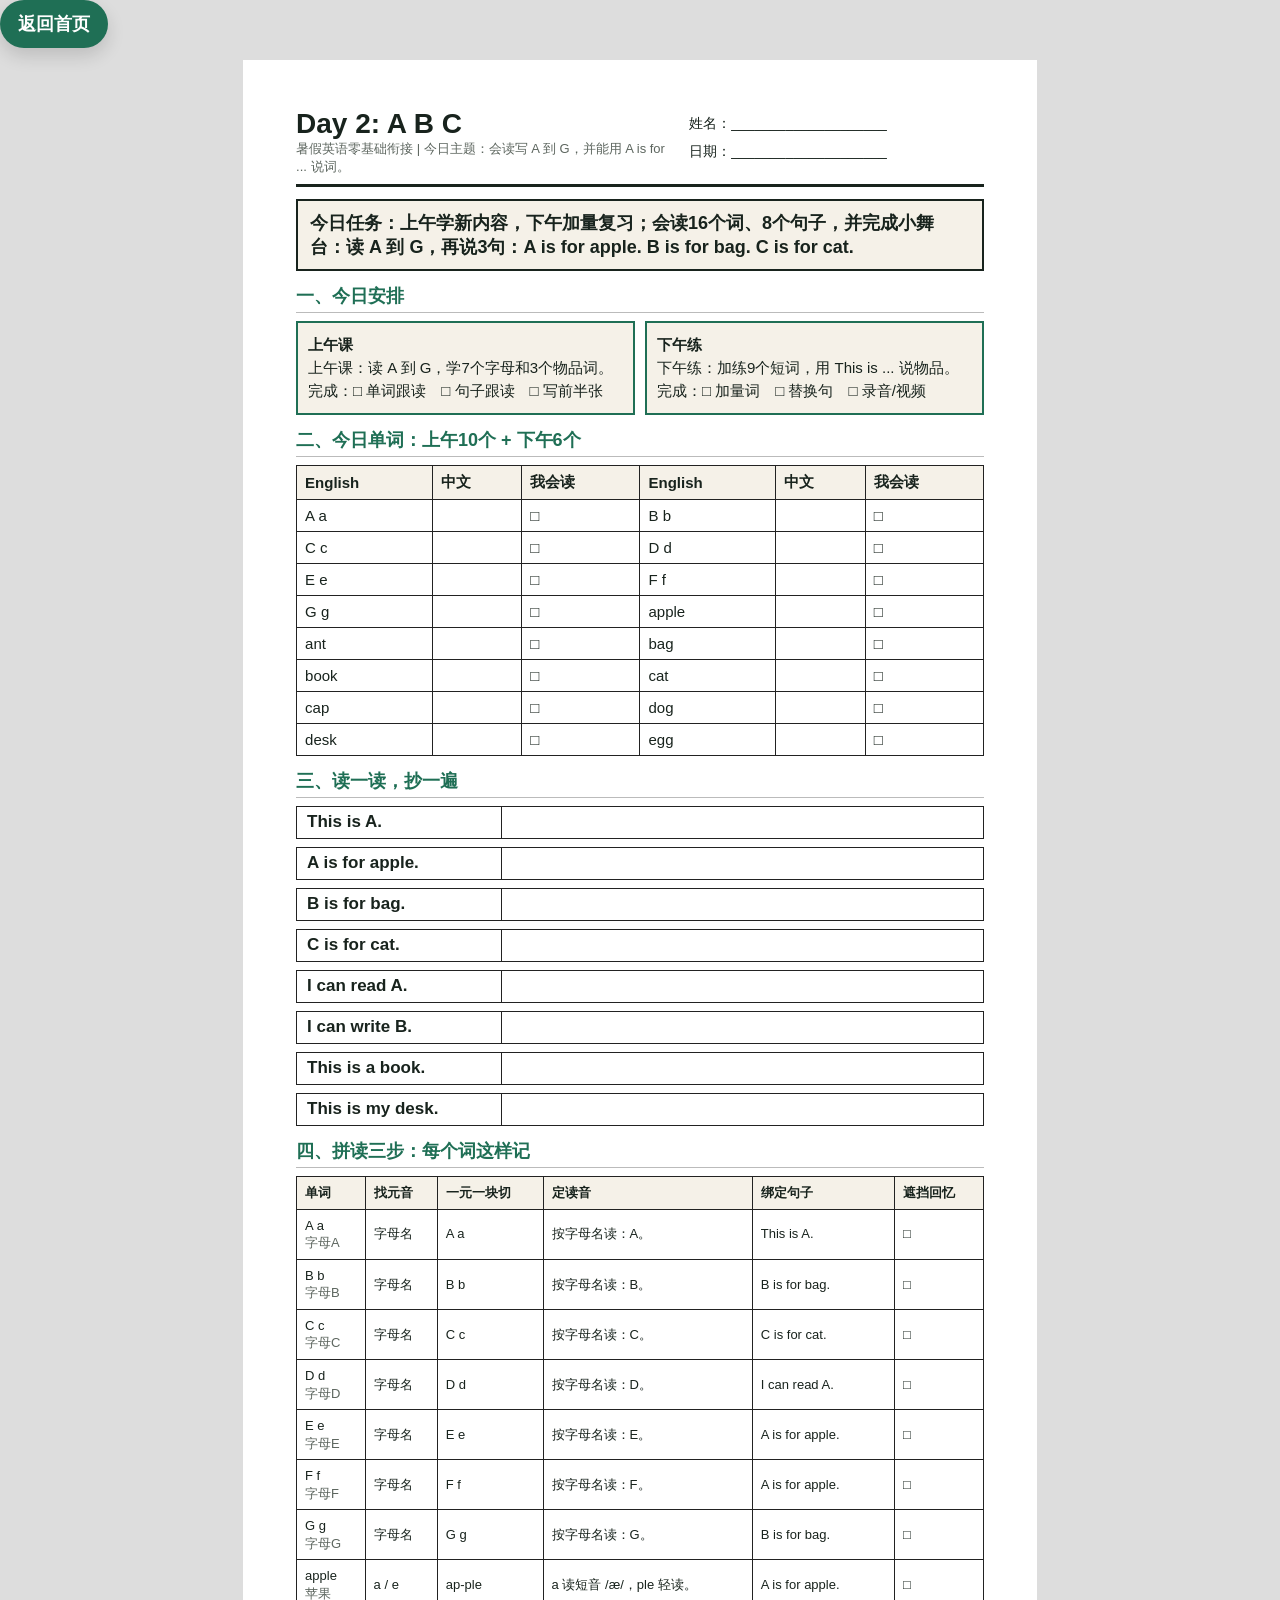
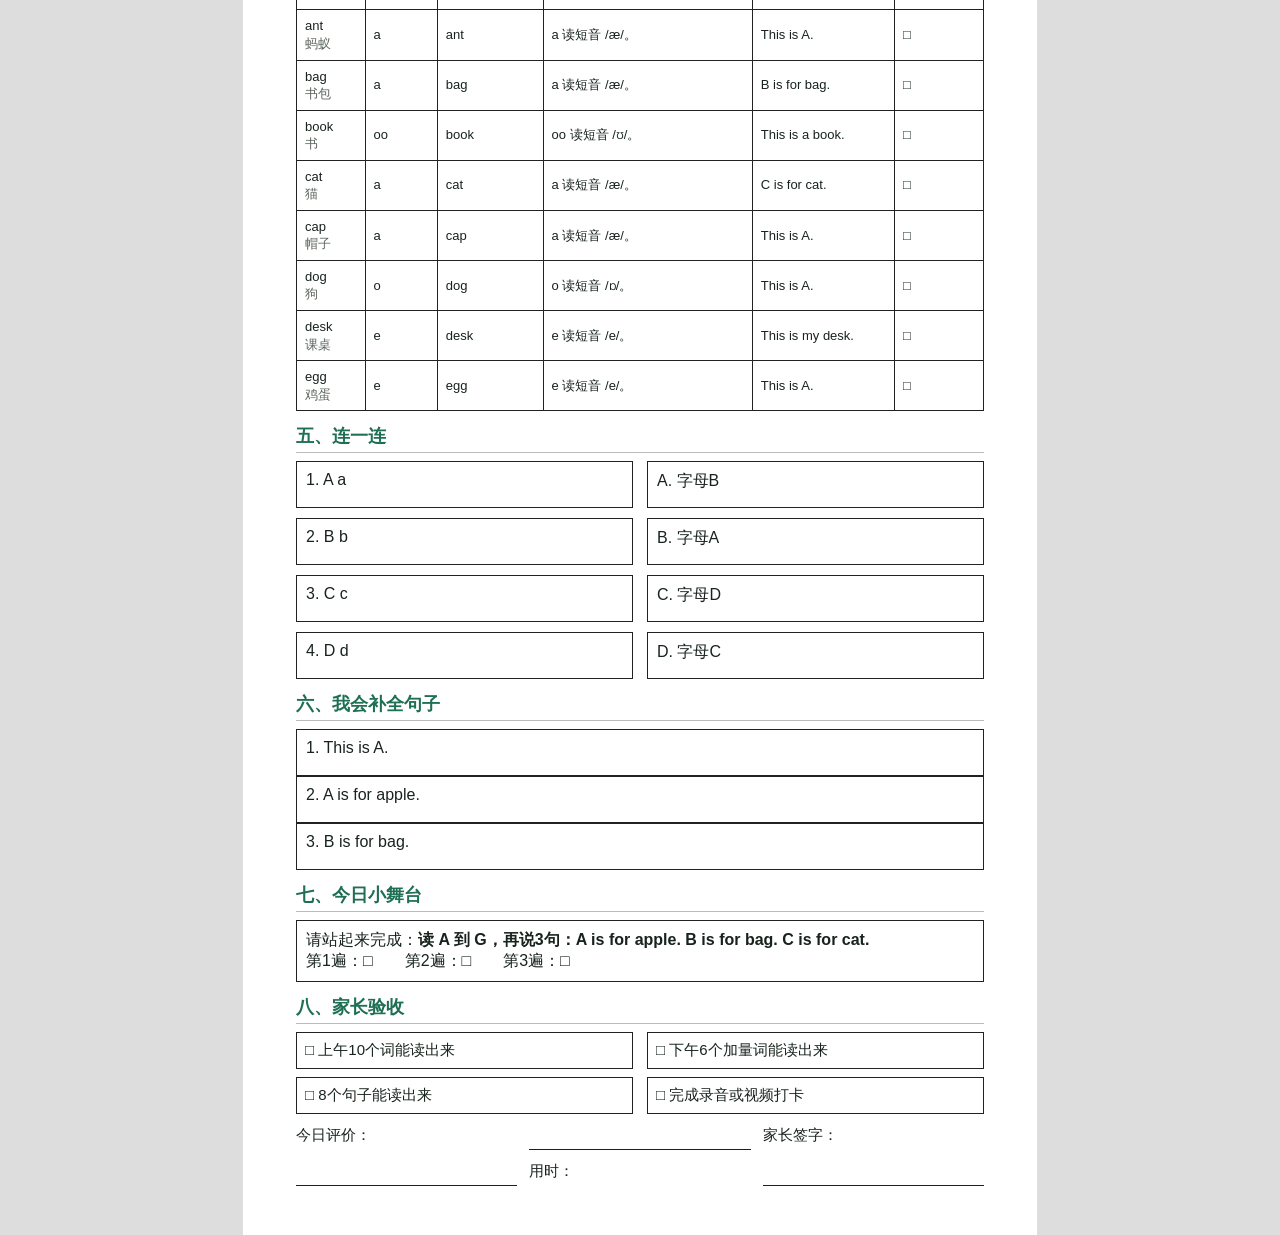
<file: day02-abc-worksheet.html>
﻿<!DOCTYPE html>
<html lang="zh-CN">
<head>
  <meta charset="UTF-8">
  <meta name="viewport" content="width=device-width, initial-scale=1.0">
  <title>Day 2 A B C - 打印学习单</title>
  <link rel="stylesheet" href="worksheet.css">
</head>
<body>
  <a class="home-link" href="index.html">返回首页</a>
  <main class="page">
    <header>
      <div>
        <h1>Day 2: A B C</h1>
        <div class="small">暑假英语零基础衔接 | 今日主题：会读写 A 到 G，并能用 A is for ... 说词。</div>
      </div>
      <div class="meta">
        姓名：____________________<br>
        日期：____________________
      </div>
    </header>

    <section class="mission">
      今日任务：上午学新内容，下午加量复习；会读16个词、8个句子，并完成小舞台：读 A 到 G，再说3句：A is for apple. B is for bag. C is for cat.
    </section>

    <section>
      <h2>一、今日安排</h2>
      <div class="task-grid">
        <div class="task-box"><strong>上午课</strong><br>上午课：读 A 到 G，学7个字母和3个物品词。<br>完成：□ 单词跟读　□ 句子跟读　□ 写前半张</div>
        <div class="task-box"><strong>下午练</strong><br>下午练：加练9个短词，用 This is ... 说物品。<br>完成：□ 加量词　□ 替换句　□ 录音/视频</div>
      </div>
    </section>

    <section>
      <h2>二、今日单词：上午10个 + 下午6个</h2>
      <table>
        <thead>
          <tr>
            <th>English</th>
            <th>中文</th>
            <th>我会读</th>
            <th>English</th>
            <th>中文</th>
            <th>我会读</th>
          </tr>
        </thead>
        <tbody>
          <tr><td>A a</td><td></td><td>□</td><td>B b</td><td></td><td>□</td></tr>
          <tr><td>C c</td><td></td><td>□</td><td>D d</td><td></td><td>□</td></tr>
          <tr><td>E e</td><td></td><td>□</td><td>F f</td><td></td><td>□</td></tr>
          <tr><td>G g</td><td></td><td>□</td><td>apple</td><td></td><td>□</td></tr>
          <tr><td>ant</td><td></td><td>□</td><td>bag</td><td></td><td>□</td></tr>
          <tr><td>book</td><td></td><td>□</td><td>cat</td><td></td><td>□</td></tr>
          <tr><td>cap</td><td></td><td>□</td><td>dog</td><td></td><td>□</td></tr>
          <tr><td>desk</td><td></td><td>□</td><td>egg</td><td></td><td>□</td></tr>
        </tbody>
      </table>
    </section>

    <section>
      <h2>三、读一读，抄一遍</h2>
      <div class="copy-line"><strong>This is A.</strong><div class="writing"></div></div>
      <div class="copy-line"><strong>A is for apple.</strong><div class="writing"></div></div>
      <div class="copy-line"><strong>B is for bag.</strong><div class="writing"></div></div>
      <div class="copy-line"><strong>C is for cat.</strong><div class="writing"></div></div>
      <div class="copy-line"><strong>I can read A.</strong><div class="writing"></div></div>
      <div class="copy-line"><strong>I can write B.</strong><div class="writing"></div></div>
      <div class="copy-line"><strong>This is a book.</strong><div class="writing"></div></div>
      <div class="copy-line"><strong>This is my desk.</strong><div class="writing"></div></div>
    </section>

    <section>
      <h2>四、拼读三步：每个词这样记</h2>
      <table class="memory-table">
        <thead>
          <tr>
            <th>单词</th>
            <th>找元音</th>
            <th>一元一块切</th>
            <th>定读音</th>
            <th>绑定句子</th>
            <th>遮挡回忆</th>
          </tr>
        </thead>
        <tbody>
          <tr><td>A a<br><span class="small">字母A</span></td><td>字母名</td><td>A a</td><td>按字母名读：A。</td><td>This is A.</td><td>□</td></tr>
          <tr><td>B b<br><span class="small">字母B</span></td><td>字母名</td><td>B b</td><td>按字母名读：B。</td><td>B is for bag.</td><td>□</td></tr>
          <tr><td>C c<br><span class="small">字母C</span></td><td>字母名</td><td>C c</td><td>按字母名读：C。</td><td>C is for cat.</td><td>□</td></tr>
          <tr><td>D d<br><span class="small">字母D</span></td><td>字母名</td><td>D d</td><td>按字母名读：D。</td><td>I can read A.</td><td>□</td></tr>
          <tr><td>E e<br><span class="small">字母E</span></td><td>字母名</td><td>E e</td><td>按字母名读：E。</td><td>A is for apple.</td><td>□</td></tr>
          <tr><td>F f<br><span class="small">字母F</span></td><td>字母名</td><td>F f</td><td>按字母名读：F。</td><td>A is for apple.</td><td>□</td></tr>
          <tr><td>G g<br><span class="small">字母G</span></td><td>字母名</td><td>G g</td><td>按字母名读：G。</td><td>B is for bag.</td><td>□</td></tr>
          <tr><td>apple<br><span class="small">苹果</span></td><td>a / e</td><td>ap-ple</td><td>a 读短音 /&#230;/，ple 轻读。</td><td>A is for apple.</td><td>□</td></tr>
          <tr><td>ant<br><span class="small">蚂蚁</span></td><td>a</td><td>ant</td><td>a 读短音 /&#230;/。</td><td>This is A.</td><td>□</td></tr>
          <tr><td>bag<br><span class="small">书包</span></td><td>a</td><td>bag</td><td>a 读短音 /&#230;/。</td><td>B is for bag.</td><td>□</td></tr>
          <tr><td>book<br><span class="small">书</span></td><td>oo</td><td>book</td><td>oo 读短音 /ʊ/。</td><td>This is a book.</td><td>□</td></tr>
          <tr><td>cat<br><span class="small">猫</span></td><td>a</td><td>cat</td><td>a 读短音 /&#230;/。</td><td>C is for cat.</td><td>□</td></tr>
          <tr><td>cap<br><span class="small">帽子</span></td><td>a</td><td>cap</td><td>a 读短音 /&#230;/。</td><td>This is A.</td><td>□</td></tr>
          <tr><td>dog<br><span class="small">狗</span></td><td>o</td><td>dog</td><td>o 读短音 /ɒ/。</td><td>This is A.</td><td>□</td></tr>
          <tr><td>desk<br><span class="small">课桌</span></td><td>e</td><td>desk</td><td>e 读短音 /e/。</td><td>This is my desk.</td><td>□</td></tr>
          <tr><td>egg<br><span class="small">鸡蛋</span></td><td>e</td><td>egg</td><td>e 读短音 /e/。</td><td>This is A.</td><td>□</td></tr>
        </tbody>
      </table>
    </section>

    <section>
      <h2>五、连一连</h2>
      <div class="exercise-grid">
        <div class="box">1. A a</div>
        <div class="box">A. 字母B</div>
        <div class="box">2. B b</div>
        <div class="box">B. 字母A</div>
        <div class="box">3. C c</div>
        <div class="box">C. 字母D</div>
        <div class="box">4. D d</div>
        <div class="box">D. 字母C</div>
      </div>
    </section>

    <section>
      <h2>六、我会补全句子</h2>
      <div class="box">1. This is A.</div>
      <div class="box">2. A is for apple.</div>
      <div class="box">3. B is for bag.</div>
    </section>

    <section>
      <h2>七、今日小舞台</h2>
      <div class="box">
        请站起来完成：<strong>读 A 到 G，再说3句：A is for apple. B is for bag. C is for cat.</strong><br>
        第1遍：□　　第2遍：□　　第3遍：□
      </div>
    </section>

    <section>
      <h2>八、家长验收</h2>
      <div class="checklist">
        <div class="check">□ 上午10个词能读出来</div>
        <div class="check">□ 下午6个加量词能读出来</div>
        <div class="check">□ 8个句子能读出来</div>
        <div class="check">□ 完成录音或视频打卡</div>
      </div>
      <div class="signature">
        <span>今日评价：</span><div></div>
        <span>家长签字：</span><div></div>
        <span>用时：</span><div></div>
      </div>
    </section>
  </main>
</body>
</html>
</file>
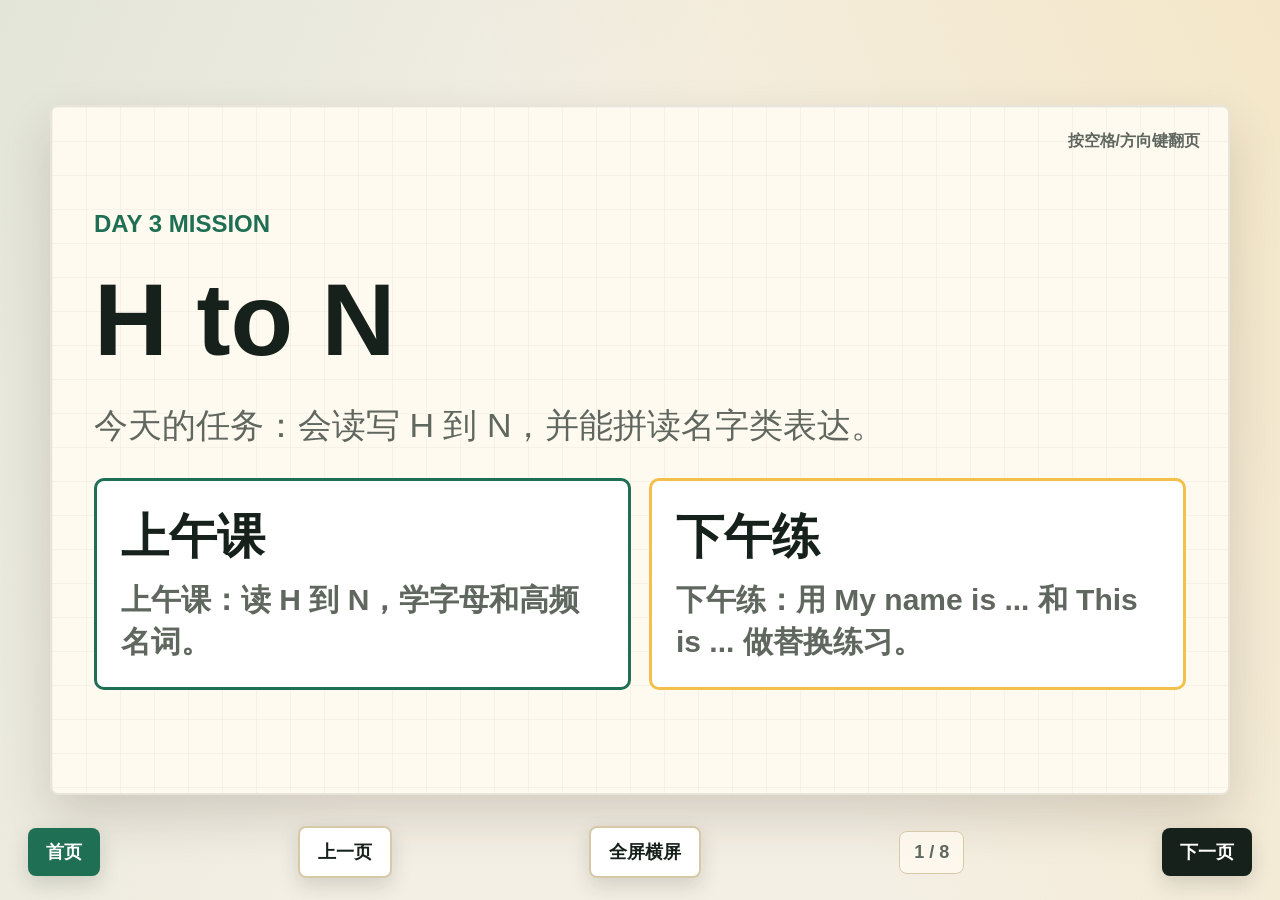
<file: day03-h-to-n-tv.html>
﻿<!DOCTYPE html>
<html lang="zh-CN">
<head>
  <meta charset="UTF-8">
  <meta name="viewport" content="width=device-width, initial-scale=1.0">
  <title>Day 3 H to N - 电视投屏课</title>
  <link rel="stylesheet" href="lesson.css">
</head>
<body>
  <aside class="landscape-help" id="landscapeHelp" aria-label="landscape prompt">
    <div class="landscape-card">
      <div class="phone-icon" aria-hidden="true"></div>
      <strong>请把手机横过来</strong>
      <span>横屏后再投到电视，课件会更大、更清楚。</span>
      <button id="startLandscape" type="button">全屏横屏上课</button>
      <button class="secondary" id="dismissLandscape" type="button">先继续</button>
    </div>
  </aside>

  <main class="deck">
    <section class="slide active">
      <div class="hint">按空格/方向键翻页</div>
      <div class="content">
        <div class="topline">Day 3 Mission</div>
        <h1>H to N</h1>
        <p>今天的任务：会读写 H 到 N，并能拼读名字类表达。</p>
        <div class="session-grid">
          <div class="session-card">
            <strong>上午课</strong>
            <span>上午课：读 H 到 N，学字母和高频名词。</span>
          </div>
          <div class="session-card afternoon">
            <strong>下午练</strong>
            <span>下午练：用 My name is ... 和 This is ... 做替换练习。</span>
          </div>
        </div>
      </div>
    </section>

    <section class="slide">
      <div class="hint">点击单词可播放发音</div>
      <div class="content">
        <div class="topline">Morning Words</div>
        <div class="word-grid">
          <div class="word-card" data-say="H" data-audio="audio/day03/h.wav">H h<br>字母H</div>
          <div class="word-card" data-say="I" data-audio="audio/day03/i.wav">I i<br>字母I</div>
          <div class="word-card" data-say="J" data-audio="audio/day03/j.wav">J j<br>字母J</div>
          <div class="word-card" data-say="K" data-audio="audio/day03/k.wav">K k<br>字母K</div>
          <div class="word-card" data-say="L" data-audio="audio/day03/l.wav">L l<br>字母L</div>
          <div class="word-card" data-say="M" data-audio="audio/day03/m.wav">M m<br>字母M</div>
          <div class="word-card" data-say="N" data-audio="audio/day03/n.wav">N n<br>字母N</div>
          <div class="word-card" data-say="hand" data-audio="audio/day03/hand.wav">hand<br>手</div>
          <div class="word-card" data-say="hat" data-audio="audio/day03/hat.wav">hat<br>帽子</div>
          <div class="word-card" data-say="ink" data-audio="audio/day03/ink.wav">ink<br>墨水</div>
        </div>
      </div>
    </section>

    <section class="slide">
      <div class="hint">点击单词可播放发音</div>
      <div class="content">
        <div class="topline">Afternoon Extra Words</div>
        <div class="word-grid extra">
          <div class="word-card" data-say="jam" data-audio="audio/day03/jam.wav">jam<br>果酱</div>
          <div class="word-card" data-say="kite" data-audio="audio/day03/kite.wav">kite<br>风筝</div>
          <div class="word-card" data-say="lion" data-audio="audio/day03/lion.wav">lion<br>狮子</div>
          <div class="word-card" data-say="milk" data-audio="audio/day03/milk.wav">milk<br>牛奶</div>
          <div class="word-card" data-say="name" data-audio="audio/day03/name.wav">name<br>名字</div>
          <div class="word-card" data-say="notebook" data-audio="audio/day03/notebook.wav">notebook<br>笔记本</div>
        </div>
      </div>
    </section>

    <section class="slide">
      <div class="content">
        <div class="topline">Morning Phonics Cards</div>
        <div class="memory-grid">
          <div class="memory-card">
            <strong>H h</strong>
            <span>1 找元音：字母名</span>
            <span>2 切块：H h</span>
            <span>3 定读音：按字母名读：H。</span>
            <span>句子：This is H.</span>
          </div>
          <div class="memory-card">
            <strong>I i</strong>
            <span>1 找元音：字母名</span>
            <span>2 切块：I i</span>
            <span>3 定读音：按字母名读：I。</span>
            <span>句子：This is H.</span>
          </div>
          <div class="memory-card">
            <strong>J j</strong>
            <span>1 找元音：字母名</span>
            <span>2 切块：J j</span>
            <span>3 定读音：按字母名读：J。</span>
            <span>句子：This is H.</span>
          </div>
          <div class="memory-card">
            <strong>K k</strong>
            <span>1 找元音：字母名</span>
            <span>2 切块：K k</span>
            <span>3 定读音：按字母名读：K。</span>
            <span>句子：This is a kite.</span>
          </div>
          <div class="memory-card">
            <strong>L l</strong>
            <span>1 找元音：字母名</span>
            <span>2 切块：L l</span>
            <span>3 定读音：按字母名读：L。</span>
            <span>句子：I like milk.</span>
          </div>
          <div class="memory-card">
            <strong>M m</strong>
            <span>1 找元音：字母名</span>
            <span>2 切块：M m</span>
            <span>3 定读音：按字母名读：M。</span>
            <span>句子：This is my name.</span>
          </div>
          <div class="memory-card">
            <strong>N n</strong>
            <span>1 找元音：字母名</span>
            <span>2 切块：N n</span>
            <span>3 定读音：按字母名读：N。</span>
            <span>句子：H is for hand.</span>
          </div>
          <div class="memory-card">
            <strong>hand</strong>
            <span>1 找元音：a</span>
            <span>2 切块：hand</span>
            <span>3 定读音：a 读短音 /&#230;/。</span>
            <span>句子：H is for hand.</span>
          </div>
          <div class="memory-card">
            <strong>hat</strong>
            <span>1 找元音：a</span>
            <span>2 切块：hat</span>
            <span>3 定读音：a 读短音 /&#230;/。</span>
            <span>句子：This is H.</span>
          </div>
          <div class="memory-card">
            <strong>ink</strong>
            <span>1 找元音：i</span>
            <span>2 切块：ink</span>
            <span>3 定读音：i 读短音 /ɪ/。</span>
            <span>句子：This is H.</span>
          </div>
        </div>
      </div>
    </section>

    <section class="slide">
      <div class="content">
        <div class="topline">Afternoon Phonics Cards</div>
        <div class="memory-grid compact">
          <div class="memory-card">
            <strong>jam</strong>
            <span>1 找元音：a</span>
            <span>2 切块：jam</span>
            <span>3 定读音：a 读短音 /&#230;/。</span>
            <span>句子：This is H.</span>
          </div>
          <div class="memory-card">
            <strong>kite</strong>
            <span>1 找元音：i / e</span>
            <span>2 切块：kite</span>
            <span>3 定读音：i_e 结构，i 读字母音 /aɪ/。</span>
            <span>句子：This is a kite.</span>
          </div>
          <div class="memory-card">
            <strong>lion</strong>
            <span>1 找元音：io</span>
            <span>2 切块：li-on</span>
            <span>3 定读音：li 读 /laɪ/，on 读 /ən/。</span>
            <span>句子：This is H.</span>
          </div>
          <div class="memory-card">
            <strong>milk</strong>
            <span>1 找元音：i</span>
            <span>2 切块：milk</span>
            <span>3 定读音：i 读短音 /ɪ/。</span>
            <span>句子：I like milk.</span>
          </div>
          <div class="memory-card">
            <strong>name</strong>
            <span>1 找元音：a / e</span>
            <span>2 切块：name</span>
            <span>3 定读音：a_e 结构，a 读字母音 /eɪ/。</span>
            <span>句子：This is my name.</span>
          </div>
          <div class="memory-card">
            <strong>notebook</strong>
            <span>1 找元音：o / e / oo</span>
            <span>2 切块：note-book</span>
            <span>3 定读音：note 里 o_e 读 /oʊ/，book 里 oo 读 /ʊ/。</span>
            <span>句子：This is H.</span>
          </div>
        </div>
      </div>
    </section>

    <section class="slide">
      <div class="hint">点击句子可播放发音</div>
      <div class="content">
        <div class="topline">Listen and Repeat</div>
        <div class="phrase-list">
          <div class="phrase" data-say="This is H." data-audio="audio/day03/this-is-h.wav"><strong>This is H.</strong><span>这是 H。</span></div>
          <div class="phrase" data-say="H is for hand." data-audio="audio/day03/h-is-for-hand.wav"><strong>H is for hand.</strong><span>H 代表 hand。</span></div>
          <div class="phrase" data-say="I can read." data-audio="audio/day03/i-can-read.wav"><strong>I can read.</strong><span>我会读。</span></div>
          <div class="phrase" data-say="I can write." data-audio="audio/day03/i-can-write.wav"><strong>I can write.</strong><span>我会写。</span></div>
          <div class="phrase" data-say="This is my name." data-audio="audio/day03/this-is-my-name.wav"><strong>This is my name.</strong><span>这是我的名字。</span></div>
          <div class="phrase" data-say="My name is Tom." data-audio="audio/day03/my-name-is-tom.wav"><strong>My name is Tom.</strong><span>我的名字是 Tom。</span></div>
          <div class="phrase" data-say="This is a kite." data-audio="audio/day03/this-is-a-kite.wav"><strong>This is a kite.</strong><span>这是一个风筝。</span></div>
          <div class="phrase" data-say="I like milk." data-audio="audio/day03/i-like-milk.wav"><strong>I like milk.</strong><span>我喜欢牛奶。</span></div>
        </div>
      </div>
    </section>

    <section class="slide">
      <div class="content">
        <div class="topline">Mini Dialogue</div>
        <div class="dialogue">
          <div class="bubble" data-say="This is H." data-audio="audio/day03/this-is-h.wav">
            <small>A</small>
            This is H.
          </div>
          <div class="bubble" data-say="H is for hand." data-audio="audio/day03/h-is-for-hand.wav">
            <small>B</small>
            H is for hand.
          </div>
        </div>
        <p>换成自己的名字或真实物品，和家长练一遍。</p>
      </div>
    </section>

    <section class="slide">
      <div class="content">
        <div class="topline">Mini Challenge</div>
        <h2>读 H 到 N，并说：My name is ____. I can read.</h2>
        <p>先听，再跟读，最后自己说出来。</p>
        <div class="mission-card">
          <div class="mission-line">上午：读10个新词 + 4个句子</div>
          <div class="mission-line">下午：读6个加量词 + 4个句子</div>
          <div class="mission-line">打卡：录音或视频完成小舞台</div>
        </div>
      </div>
    </section>
  </main>

  <nav class="controls" aria-label="课件控制">
    <a class="control-link" href="index.html">首页</a>
    <button class="secondary" id="prev">上一页</button>
    <button class="secondary" id="fullscreen">全屏横屏</button>
    <div class="counter" id="counter">1 / 8</div>
    <button id="next">下一页</button>
  </nav>

  <script src="lesson.js"></script>
</body>
</html>
</file>
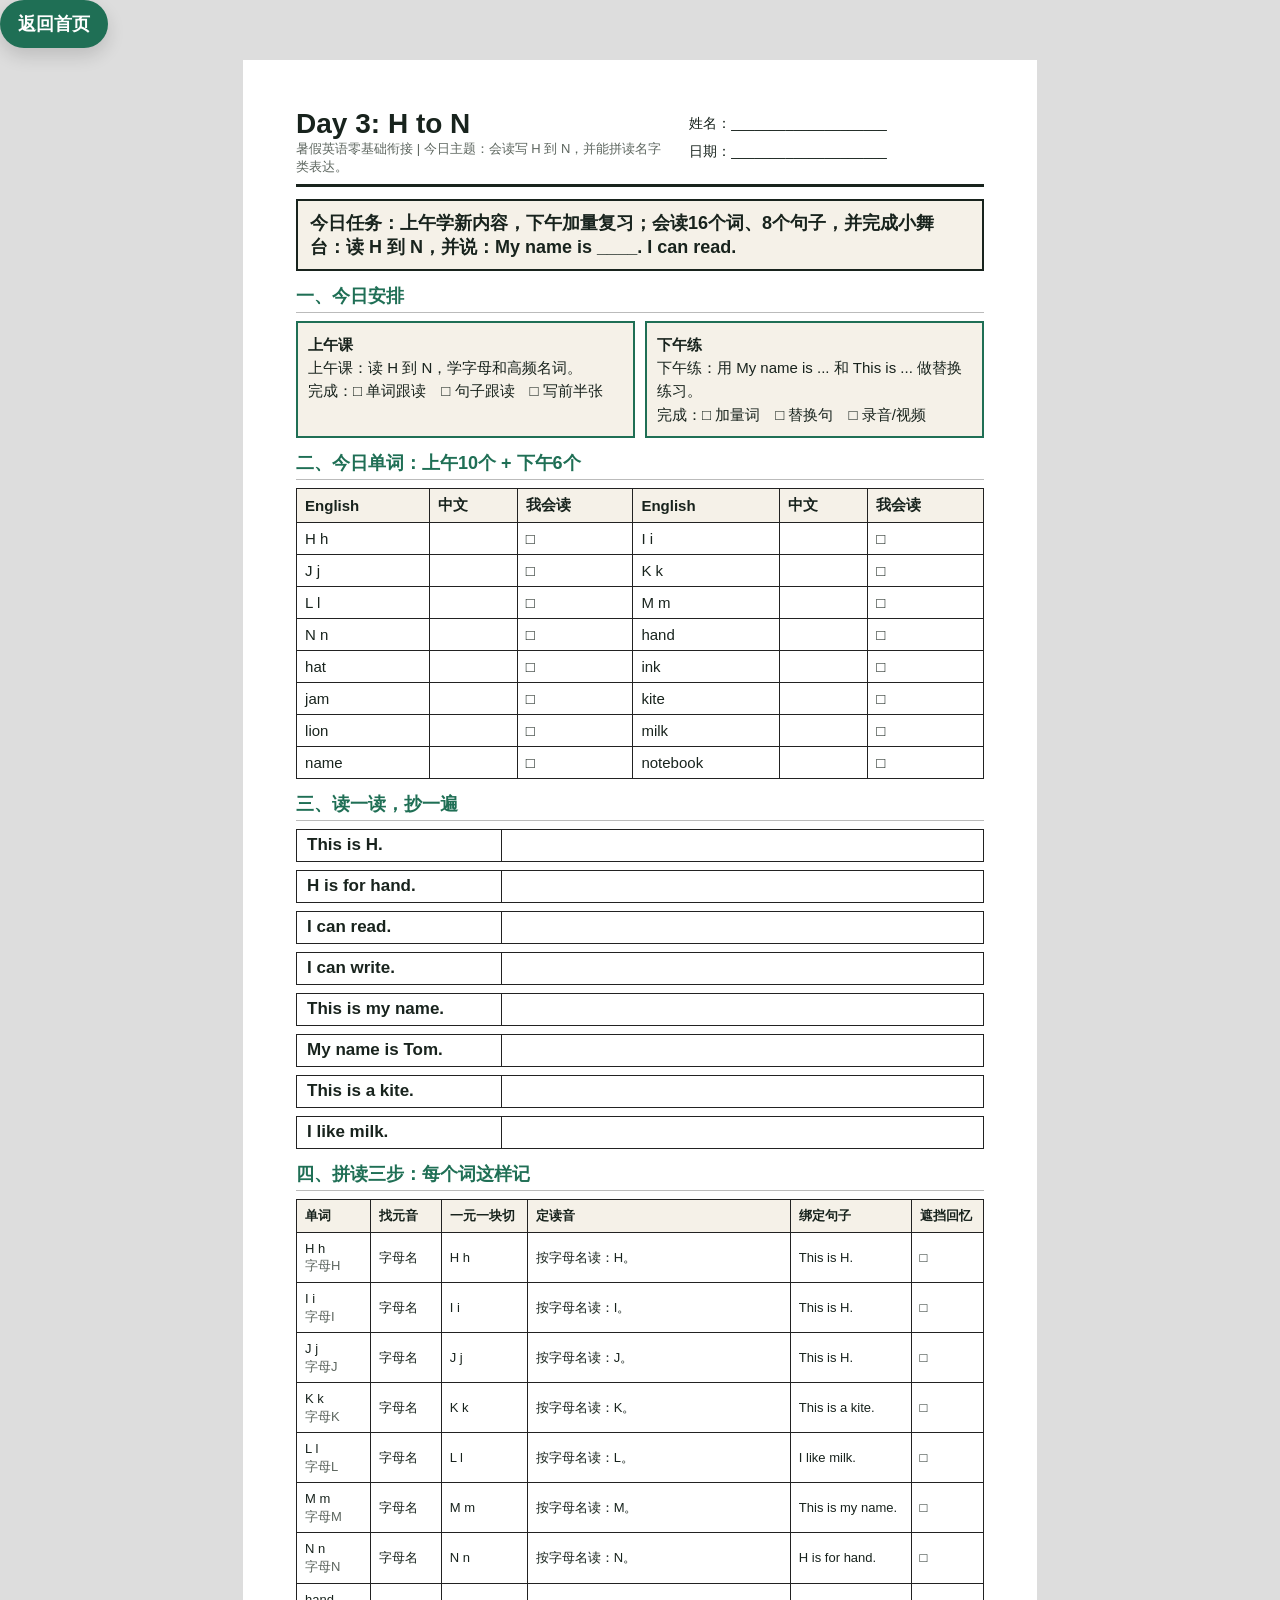
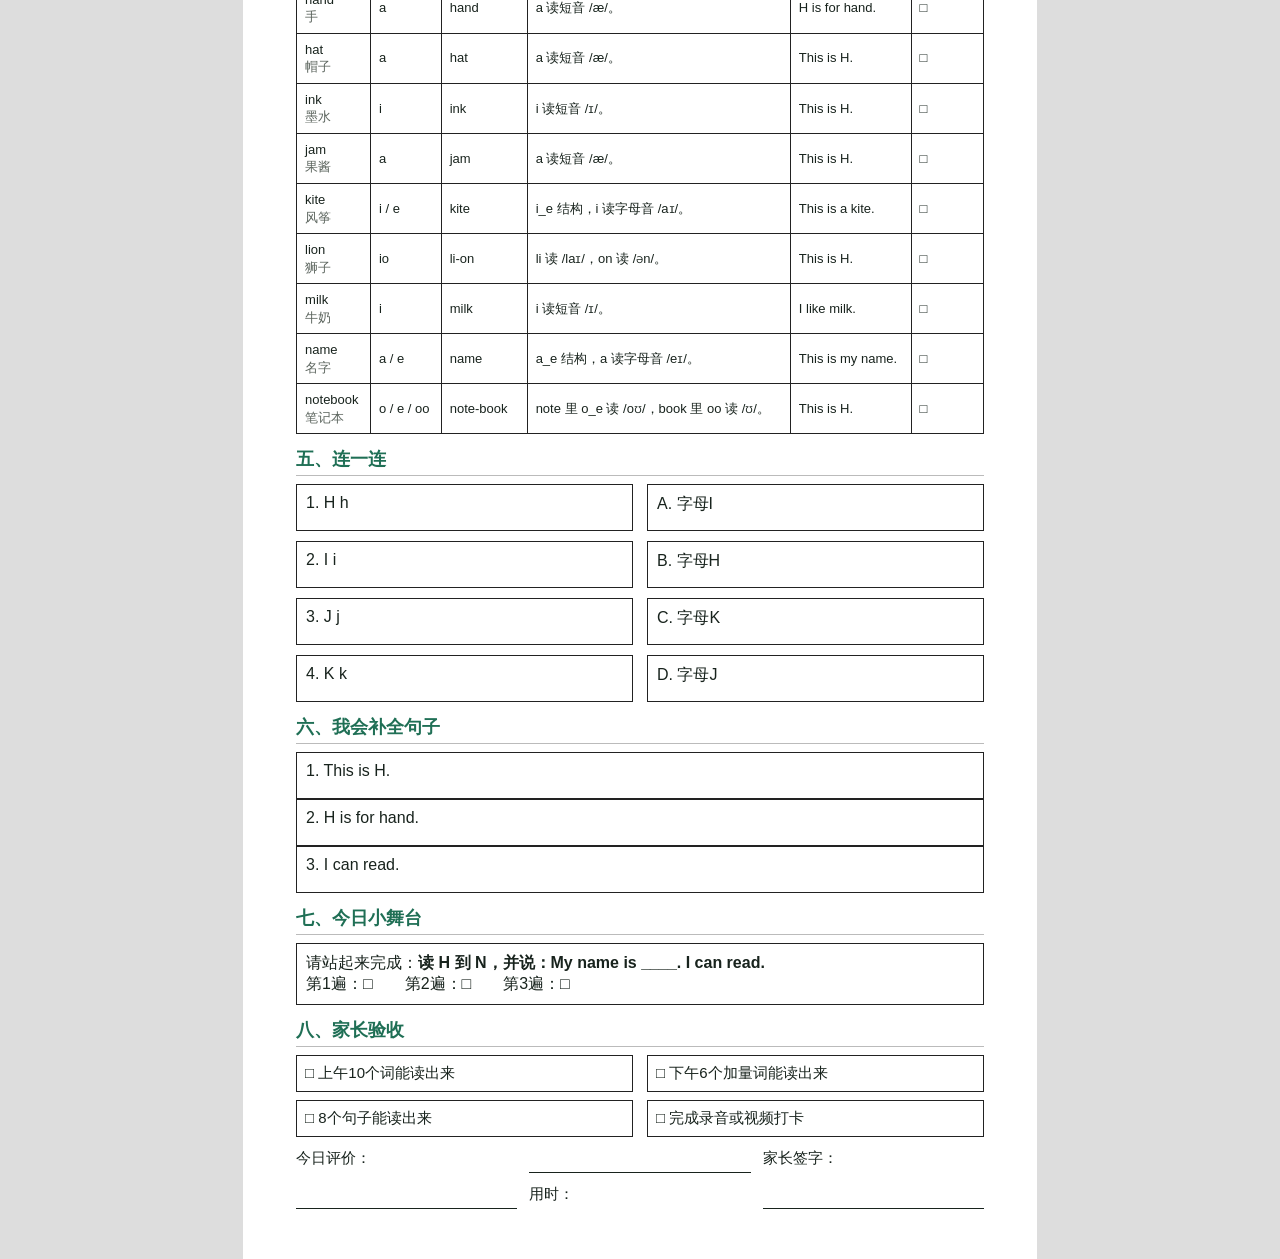
<file: day03-h-to-n-worksheet.html>
﻿<!DOCTYPE html>
<html lang="zh-CN">
<head>
  <meta charset="UTF-8">
  <meta name="viewport" content="width=device-width, initial-scale=1.0">
  <title>Day 3 H to N - 打印学习单</title>
  <link rel="stylesheet" href="worksheet.css">
</head>
<body>
  <a class="home-link" href="index.html">返回首页</a>
  <main class="page">
    <header>
      <div>
        <h1>Day 3: H to N</h1>
        <div class="small">暑假英语零基础衔接 | 今日主题：会读写 H 到 N，并能拼读名字类表达。</div>
      </div>
      <div class="meta">
        姓名：____________________<br>
        日期：____________________
      </div>
    </header>

    <section class="mission">
      今日任务：上午学新内容，下午加量复习；会读16个词、8个句子，并完成小舞台：读 H 到 N，并说：My name is ____. I can read.
    </section>

    <section>
      <h2>一、今日安排</h2>
      <div class="task-grid">
        <div class="task-box"><strong>上午课</strong><br>上午课：读 H 到 N，学字母和高频名词。<br>完成：□ 单词跟读　□ 句子跟读　□ 写前半张</div>
        <div class="task-box"><strong>下午练</strong><br>下午练：用 My name is ... 和 This is ... 做替换练习。<br>完成：□ 加量词　□ 替换句　□ 录音/视频</div>
      </div>
    </section>

    <section>
      <h2>二、今日单词：上午10个 + 下午6个</h2>
      <table>
        <thead>
          <tr>
            <th>English</th>
            <th>中文</th>
            <th>我会读</th>
            <th>English</th>
            <th>中文</th>
            <th>我会读</th>
          </tr>
        </thead>
        <tbody>
          <tr><td>H h</td><td></td><td>□</td><td>I i</td><td></td><td>□</td></tr>
          <tr><td>J j</td><td></td><td>□</td><td>K k</td><td></td><td>□</td></tr>
          <tr><td>L l</td><td></td><td>□</td><td>M m</td><td></td><td>□</td></tr>
          <tr><td>N n</td><td></td><td>□</td><td>hand</td><td></td><td>□</td></tr>
          <tr><td>hat</td><td></td><td>□</td><td>ink</td><td></td><td>□</td></tr>
          <tr><td>jam</td><td></td><td>□</td><td>kite</td><td></td><td>□</td></tr>
          <tr><td>lion</td><td></td><td>□</td><td>milk</td><td></td><td>□</td></tr>
          <tr><td>name</td><td></td><td>□</td><td>notebook</td><td></td><td>□</td></tr>
        </tbody>
      </table>
    </section>

    <section>
      <h2>三、读一读，抄一遍</h2>
      <div class="copy-line"><strong>This is H.</strong><div class="writing"></div></div>
      <div class="copy-line"><strong>H is for hand.</strong><div class="writing"></div></div>
      <div class="copy-line"><strong>I can read.</strong><div class="writing"></div></div>
      <div class="copy-line"><strong>I can write.</strong><div class="writing"></div></div>
      <div class="copy-line"><strong>This is my name.</strong><div class="writing"></div></div>
      <div class="copy-line"><strong>My name is Tom.</strong><div class="writing"></div></div>
      <div class="copy-line"><strong>This is a kite.</strong><div class="writing"></div></div>
      <div class="copy-line"><strong>I like milk.</strong><div class="writing"></div></div>
    </section>

    <section>
      <h2>四、拼读三步：每个词这样记</h2>
      <table class="memory-table">
        <thead>
          <tr>
            <th>单词</th>
            <th>找元音</th>
            <th>一元一块切</th>
            <th>定读音</th>
            <th>绑定句子</th>
            <th>遮挡回忆</th>
          </tr>
        </thead>
        <tbody>
          <tr><td>H h<br><span class="small">字母H</span></td><td>字母名</td><td>H h</td><td>按字母名读：H。</td><td>This is H.</td><td>□</td></tr>
          <tr><td>I i<br><span class="small">字母I</span></td><td>字母名</td><td>I i</td><td>按字母名读：I。</td><td>This is H.</td><td>□</td></tr>
          <tr><td>J j<br><span class="small">字母J</span></td><td>字母名</td><td>J j</td><td>按字母名读：J。</td><td>This is H.</td><td>□</td></tr>
          <tr><td>K k<br><span class="small">字母K</span></td><td>字母名</td><td>K k</td><td>按字母名读：K。</td><td>This is a kite.</td><td>□</td></tr>
          <tr><td>L l<br><span class="small">字母L</span></td><td>字母名</td><td>L l</td><td>按字母名读：L。</td><td>I like milk.</td><td>□</td></tr>
          <tr><td>M m<br><span class="small">字母M</span></td><td>字母名</td><td>M m</td><td>按字母名读：M。</td><td>This is my name.</td><td>□</td></tr>
          <tr><td>N n<br><span class="small">字母N</span></td><td>字母名</td><td>N n</td><td>按字母名读：N。</td><td>H is for hand.</td><td>□</td></tr>
          <tr><td>hand<br><span class="small">手</span></td><td>a</td><td>hand</td><td>a 读短音 /&#230;/。</td><td>H is for hand.</td><td>□</td></tr>
          <tr><td>hat<br><span class="small">帽子</span></td><td>a</td><td>hat</td><td>a 读短音 /&#230;/。</td><td>This is H.</td><td>□</td></tr>
          <tr><td>ink<br><span class="small">墨水</span></td><td>i</td><td>ink</td><td>i 读短音 /ɪ/。</td><td>This is H.</td><td>□</td></tr>
          <tr><td>jam<br><span class="small">果酱</span></td><td>a</td><td>jam</td><td>a 读短音 /&#230;/。</td><td>This is H.</td><td>□</td></tr>
          <tr><td>kite<br><span class="small">风筝</span></td><td>i / e</td><td>kite</td><td>i_e 结构，i 读字母音 /aɪ/。</td><td>This is a kite.</td><td>□</td></tr>
          <tr><td>lion<br><span class="small">狮子</span></td><td>io</td><td>li-on</td><td>li 读 /laɪ/，on 读 /ən/。</td><td>This is H.</td><td>□</td></tr>
          <tr><td>milk<br><span class="small">牛奶</span></td><td>i</td><td>milk</td><td>i 读短音 /ɪ/。</td><td>I like milk.</td><td>□</td></tr>
          <tr><td>name<br><span class="small">名字</span></td><td>a / e</td><td>name</td><td>a_e 结构，a 读字母音 /eɪ/。</td><td>This is my name.</td><td>□</td></tr>
          <tr><td>notebook<br><span class="small">笔记本</span></td><td>o / e / oo</td><td>note-book</td><td>note 里 o_e 读 /oʊ/，book 里 oo 读 /ʊ/。</td><td>This is H.</td><td>□</td></tr>
        </tbody>
      </table>
    </section>

    <section>
      <h2>五、连一连</h2>
      <div class="exercise-grid">
        <div class="box">1. H h</div>
        <div class="box">A. 字母I</div>
        <div class="box">2. I i</div>
        <div class="box">B. 字母H</div>
        <div class="box">3. J j</div>
        <div class="box">C. 字母K</div>
        <div class="box">4. K k</div>
        <div class="box">D. 字母J</div>
      </div>
    </section>

    <section>
      <h2>六、我会补全句子</h2>
      <div class="box">1. This is H.</div>
      <div class="box">2. H is for hand.</div>
      <div class="box">3. I can read.</div>
    </section>

    <section>
      <h2>七、今日小舞台</h2>
      <div class="box">
        请站起来完成：<strong>读 H 到 N，并说：My name is ____. I can read.</strong><br>
        第1遍：□　　第2遍：□　　第3遍：□
      </div>
    </section>

    <section>
      <h2>八、家长验收</h2>
      <div class="checklist">
        <div class="check">□ 上午10个词能读出来</div>
        <div class="check">□ 下午6个加量词能读出来</div>
        <div class="check">□ 8个句子能读出来</div>
        <div class="check">□ 完成录音或视频打卡</div>
      </div>
      <div class="signature">
        <span>今日评价：</span><div></div>
        <span>家长签字：</span><div></div>
        <span>用时：</span><div></div>
      </div>
    </section>
  </main>
</body>
</html>
</file>
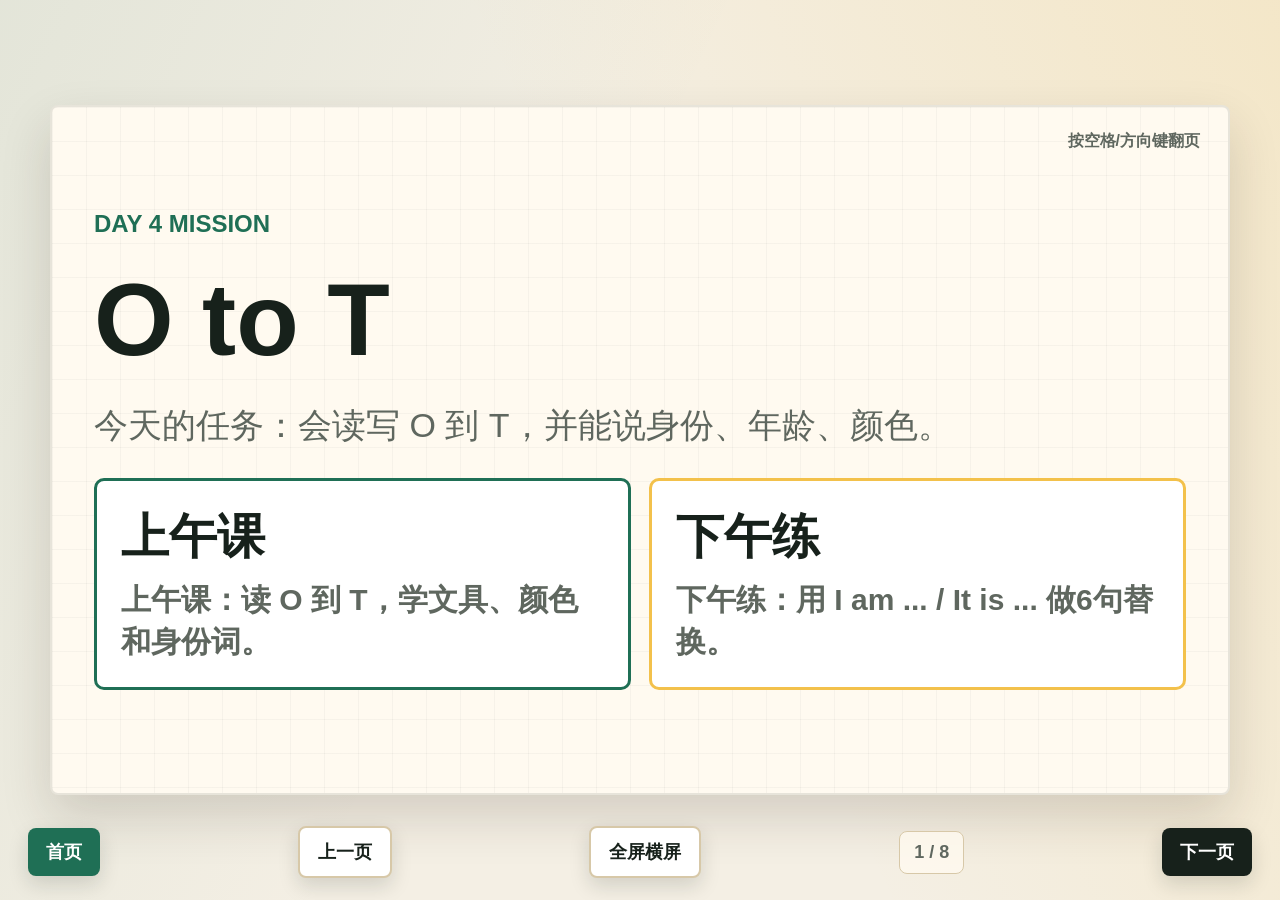
<file: day04-o-to-t-tv.html>
﻿<!DOCTYPE html>
<html lang="zh-CN">
<head>
  <meta charset="UTF-8">
  <meta name="viewport" content="width=device-width, initial-scale=1.0">
  <title>Day 4 O to T - 电视投屏课</title>
  <link rel="stylesheet" href="lesson.css">
</head>
<body>
  <aside class="landscape-help" id="landscapeHelp" aria-label="landscape prompt">
    <div class="landscape-card">
      <div class="phone-icon" aria-hidden="true"></div>
      <strong>请把手机横过来</strong>
      <span>横屏后再投到电视，课件会更大、更清楚。</span>
      <button id="startLandscape" type="button">全屏横屏上课</button>
      <button class="secondary" id="dismissLandscape" type="button">先继续</button>
    </div>
  </aside>

  <main class="deck">
    <section class="slide active">
      <div class="hint">按空格/方向键翻页</div>
      <div class="content">
        <div class="topline">Day 4 Mission</div>
        <h1>O to T</h1>
        <p>今天的任务：会读写 O 到 T，并能说身份、年龄、颜色。</p>
        <div class="session-grid">
          <div class="session-card">
            <strong>上午课</strong>
            <span>上午课：读 O 到 T，学文具、颜色和身份词。</span>
          </div>
          <div class="session-card afternoon">
            <strong>下午练</strong>
            <span>下午练：用 I am ... / It is ... 做6句替换。</span>
          </div>
        </div>
      </div>
    </section>

    <section class="slide">
      <div class="hint">点击单词可播放发音</div>
      <div class="content">
        <div class="topline">Morning Words</div>
        <div class="word-grid">
          <div class="word-card" data-say="O" data-audio="audio/day04/o.wav">O o<br>字母O</div>
          <div class="word-card" data-say="P" data-audio="audio/day04/p.wav">P p<br>字母P</div>
          <div class="word-card" data-say="Q" data-audio="audio/day04/q.wav">Q q<br>字母Q</div>
          <div class="word-card" data-say="R" data-audio="audio/day04/r.wav">R r<br>字母R</div>
          <div class="word-card" data-say="S" data-audio="audio/day04/s.wav">S s<br>字母S</div>
          <div class="word-card" data-say="T" data-audio="audio/day04/t.wav">T t<br>字母T</div>
          <div class="word-card" data-say="orange" data-audio="audio/day04/orange.wav">orange<br>橙子</div>
          <div class="word-card" data-say="open" data-audio="audio/day04/open.wav">open<br>打开</div>
          <div class="word-card" data-say="pen" data-audio="audio/day04/pen.wav">pen<br>钢笔</div>
          <div class="word-card" data-say="pencil" data-audio="audio/day04/pencil.wav">pencil<br>铅笔</div>
        </div>
      </div>
    </section>

    <section class="slide">
      <div class="hint">点击单词可播放发音</div>
      <div class="content">
        <div class="topline">Afternoon Extra Words</div>
        <div class="word-grid extra">
          <div class="word-card" data-say="queen" data-audio="audio/day04/queen.wav">queen<br>女王</div>
          <div class="word-card" data-say="red" data-audio="audio/day04/red.wav">red<br>红色</div>
          <div class="word-card" data-say="ruler" data-audio="audio/day04/ruler.wav">ruler<br>尺子</div>
          <div class="word-card" data-say="student" data-audio="audio/day04/student.wav">student<br>学生</div>
          <div class="word-card" data-say="teacher" data-audio="audio/day04/teacher.wav">teacher<br>老师</div>
          <div class="word-card" data-say="twelve" data-audio="audio/day04/twelve.wav">twelve<br>十二</div>
        </div>
      </div>
    </section>

    <section class="slide">
      <div class="content">
        <div class="topline">Morning Phonics Cards</div>
        <div class="memory-grid">
          <div class="memory-card">
            <strong>O o</strong>
            <span>1 找元音：字母名</span>
            <span>2 切块：O o</span>
            <span>3 定读音：按字母名读：O。</span>
            <span>句子：Open the book.</span>
          </div>
          <div class="memory-card">
            <strong>P p</strong>
            <span>1 找元音：字母名</span>
            <span>2 切块：P p</span>
            <span>3 定读音：按字母名读：P。</span>
            <span>句子：This is a pen.</span>
          </div>
          <div class="memory-card">
            <strong>Q q</strong>
            <span>1 找元音：字母名</span>
            <span>2 切块：Q q</span>
            <span>3 定读音：按字母名读：Q。</span>
            <span>句子：I am a student.</span>
          </div>
          <div class="memory-card">
            <strong>R r</strong>
            <span>1 找元音：字母名</span>
            <span>2 切块：R r</span>
            <span>3 定读音：按字母名读：R。</span>
            <span>句子：It is red.</span>
          </div>
          <div class="memory-card">
            <strong>S s</strong>
            <span>1 找元音：字母名</span>
            <span>2 切块：S s</span>
            <span>3 定读音：按字母名读：S。</span>
            <span>句子：I am a student.</span>
          </div>
          <div class="memory-card">
            <strong>T t</strong>
            <span>1 找元音：字母名</span>
            <span>2 切块：T t</span>
            <span>3 定读音：按字母名读：T。</span>
            <span>句子：I am a student.</span>
          </div>
          <div class="memory-card">
            <strong>orange</strong>
            <span>1 找元音：o / a / e</span>
            <span>2 切块：or-ange</span>
            <span>3 定读音：or 读 /ɔːr/，ange 轻读 /ɪndʒ/。</span>
            <span>句子：I am a student.</span>
          </div>
          <div class="memory-card">
            <strong>open</strong>
            <span>1 找元音：o / e</span>
            <span>2 切块：o-pen</span>
            <span>3 定读音：o 读字母音 /oʊ/。</span>
            <span>句子：Open the book.</span>
          </div>
          <div class="memory-card">
            <strong>pen</strong>
            <span>1 找元音：e</span>
            <span>2 切块：pen</span>
            <span>3 定读音：e 读短音 /e/。</span>
            <span>句子：This is a pen.</span>
          </div>
          <div class="memory-card">
            <strong>pencil</strong>
            <span>1 找元音：e / i</span>
            <span>2 切块：pen-cil</span>
            <span>3 定读音：pen 读 /pen/，cil 轻读 /səl/。</span>
            <span>句子：This is a pencil.</span>
          </div>
        </div>
      </div>
    </section>

    <section class="slide">
      <div class="content">
        <div class="topline">Afternoon Phonics Cards</div>
        <div class="memory-grid compact">
          <div class="memory-card">
            <strong>queen</strong>
            <span>1 找元音：uee</span>
            <span>2 切块：queen</span>
            <span>3 定读音：ee 读长音 /iː/。</span>
            <span>句子：I am a student.</span>
          </div>
          <div class="memory-card">
            <strong>red</strong>
            <span>1 找元音：e</span>
            <span>2 切块：red</span>
            <span>3 定读音：e 读短音 /e/。</span>
            <span>句子：It is red.</span>
          </div>
          <div class="memory-card">
            <strong>ruler</strong>
            <span>1 找元音：u / e</span>
            <span>2 切块：ru-ler</span>
            <span>3 定读音：u 读 /uː/，er 轻读 /ər/。</span>
            <span>句子：This is my ruler.</span>
          </div>
          <div class="memory-card">
            <strong>student</strong>
            <span>1 找元音：u / e</span>
            <span>2 切块：stu-dent</span>
            <span>3 定读音：u 读 /juː/，dent 读 /dənt/。</span>
            <span>句子：I am a student.</span>
          </div>
          <div class="memory-card">
            <strong>teacher</strong>
            <span>1 找元音：ea / e</span>
            <span>2 切块：teach-er</span>
            <span>3 定读音：ea 读长音 /iː/，er 轻读 /ər/。</span>
            <span>句子：I am a student.</span>
          </div>
          <div class="memory-card">
            <strong>twelve</strong>
            <span>1 找元音：e / e</span>
            <span>2 切块：twel-ve</span>
            <span>3 定读音：e 在这里读短音 /e/。</span>
            <span>句子：I am twelve.</span>
          </div>
        </div>
      </div>
    </section>

    <section class="slide">
      <div class="hint">点击句子可播放发音</div>
      <div class="content">
        <div class="topline">Listen and Repeat</div>
        <div class="phrase-list">
          <div class="phrase" data-say="I am a student." data-audio="audio/day04/i-am-a-student.wav"><strong>I am a student.</strong><span>我是一名学生。</span></div>
          <div class="phrase" data-say="I am twelve." data-audio="audio/day04/i-am-twelve.wav"><strong>I am twelve.</strong><span>我十二岁。</span></div>
          <div class="phrase" data-say="I am fine." data-audio="audio/day04/i-am-fine.wav"><strong>I am fine.</strong><span>我很好。</span></div>
          <div class="phrase" data-say="This is a pen." data-audio="audio/day04/this-is-a-pen.wav"><strong>This is a pen.</strong><span>这是一支钢笔。</span></div>
          <div class="phrase" data-say="This is a pencil." data-audio="audio/day04/this-is-a-pencil.wav"><strong>This is a pencil.</strong><span>这是一支铅笔。</span></div>
          <div class="phrase" data-say="It is red." data-audio="audio/day04/it-is-red.wav"><strong>It is red.</strong><span>它是红色的。</span></div>
          <div class="phrase" data-say="Open the book." data-audio="audio/day04/open-the-book.wav"><strong>Open the book.</strong><span>打开书。</span></div>
          <div class="phrase" data-say="This is my ruler." data-audio="audio/day04/this-is-my-ruler.wav"><strong>This is my ruler.</strong><span>这是我的尺子。</span></div>
        </div>
      </div>
    </section>

    <section class="slide">
      <div class="content">
        <div class="topline">Mini Dialogue</div>
        <div class="dialogue">
          <div class="bubble" data-say="I am a student." data-audio="audio/day04/i-am-a-student.wav">
            <small>A</small>
            I am a student.
          </div>
          <div class="bubble" data-say="I am twelve." data-audio="audio/day04/i-am-twelve.wav">
            <small>B</small>
            I am twelve.
          </div>
        </div>
        <p>换成自己的名字或真实物品，和家长练一遍。</p>
      </div>
    </section>

    <section class="slide">
      <div class="content">
        <div class="topline">Mini Challenge</div>
        <h2>说6句：I am a student. I am twelve. This is a pen. It is red.</h2>
        <p>先听，再跟读，最后自己说出来。</p>
        <div class="mission-card">
          <div class="mission-line">上午：读10个新词 + 4个句子</div>
          <div class="mission-line">下午：读6个加量词 + 4个句子</div>
          <div class="mission-line">打卡：录音或视频完成小舞台</div>
        </div>
      </div>
    </section>
  </main>

  <nav class="controls" aria-label="课件控制">
    <a class="control-link" href="index.html">首页</a>
    <button class="secondary" id="prev">上一页</button>
    <button class="secondary" id="fullscreen">全屏横屏</button>
    <div class="counter" id="counter">1 / 8</div>
    <button id="next">下一页</button>
  </nav>

  <script src="lesson.js"></script>
</body>
</html>
</file>
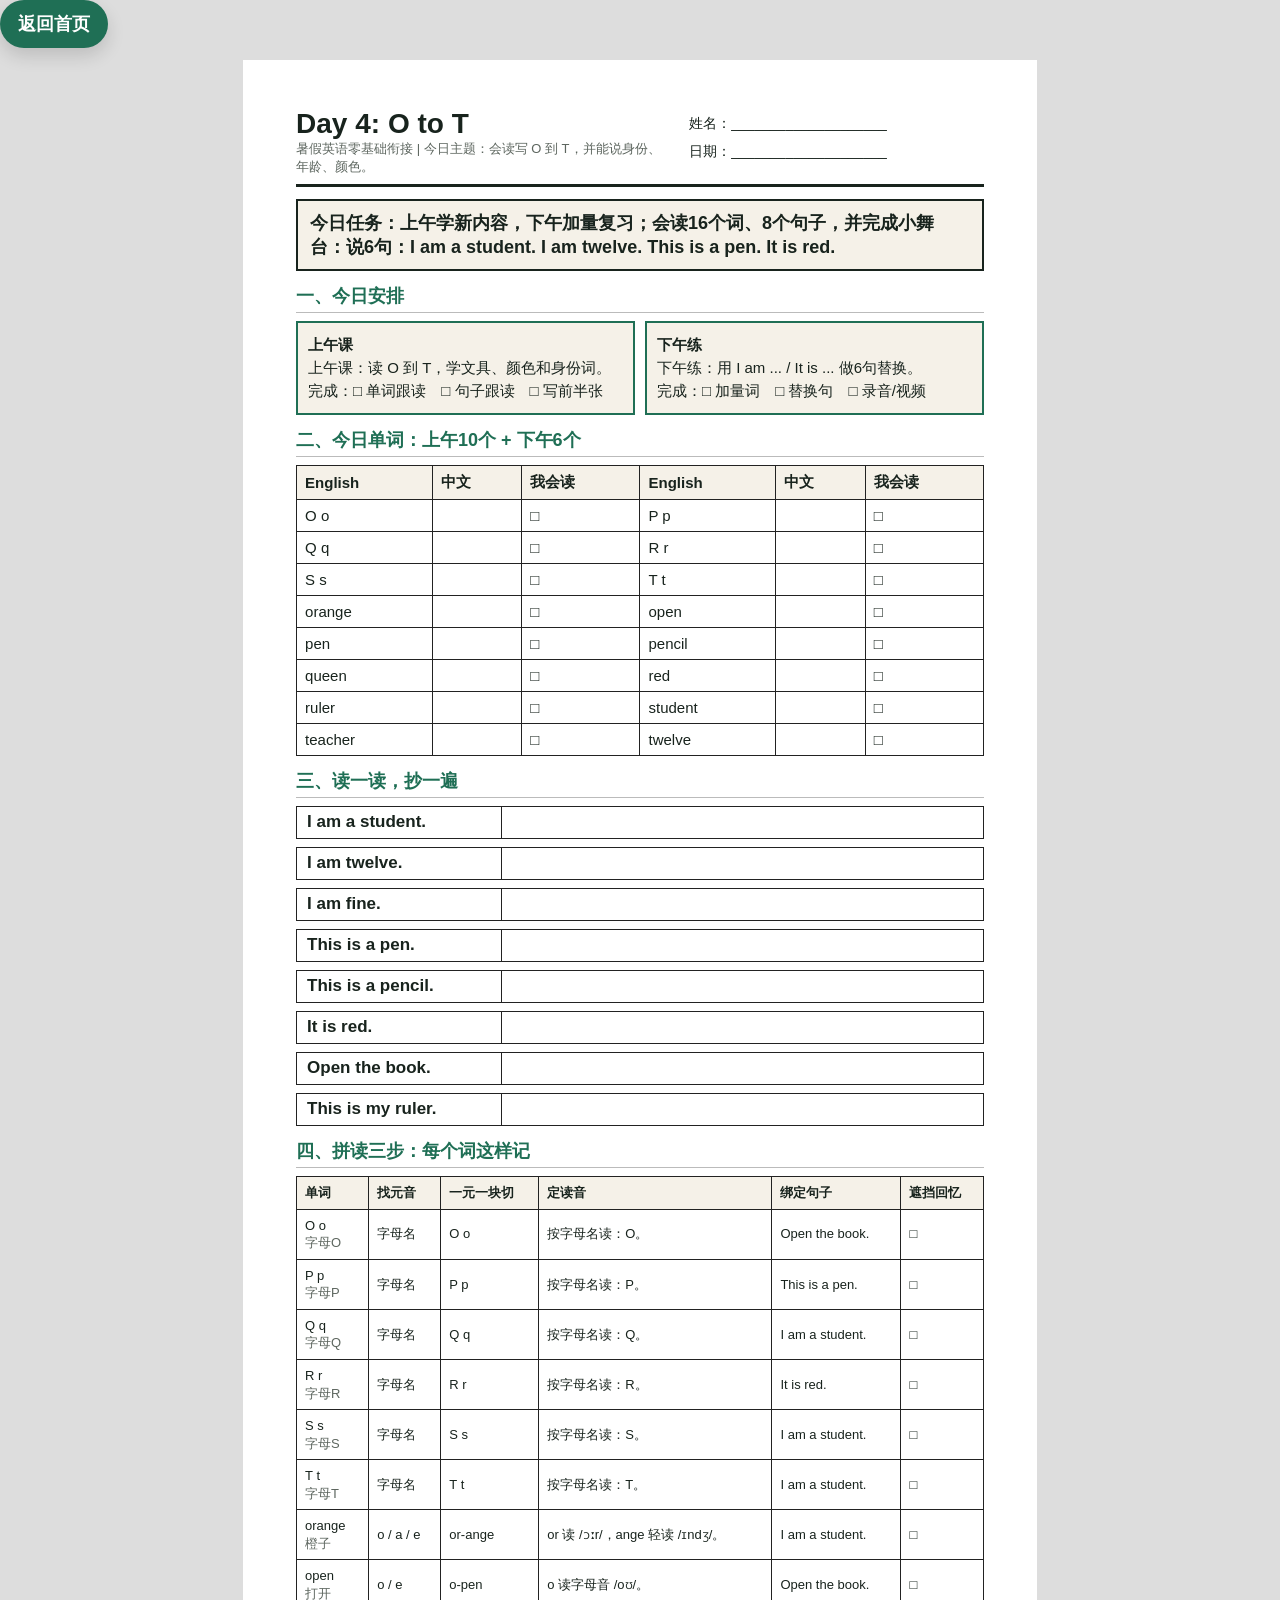
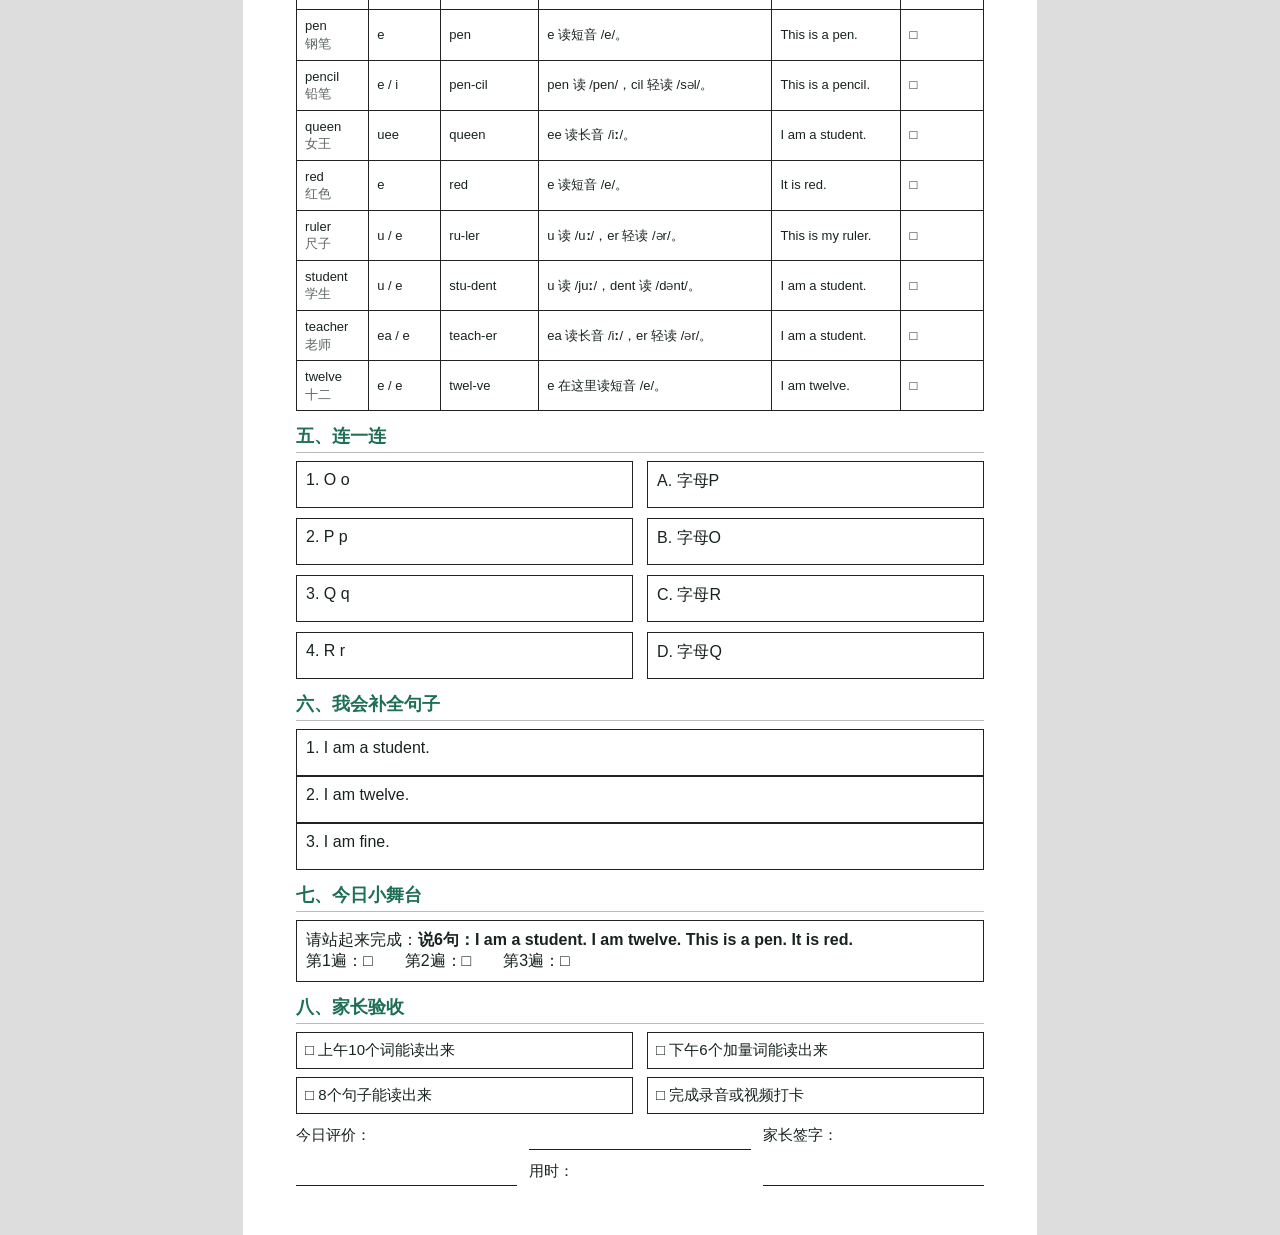
<file: day04-o-to-t-worksheet.html>
﻿<!DOCTYPE html>
<html lang="zh-CN">
<head>
  <meta charset="UTF-8">
  <meta name="viewport" content="width=device-width, initial-scale=1.0">
  <title>Day 4 O to T - 打印学习单</title>
  <link rel="stylesheet" href="worksheet.css">
</head>
<body>
  <a class="home-link" href="index.html">返回首页</a>
  <main class="page">
    <header>
      <div>
        <h1>Day 4: O to T</h1>
        <div class="small">暑假英语零基础衔接 | 今日主题：会读写 O 到 T，并能说身份、年龄、颜色。</div>
      </div>
      <div class="meta">
        姓名：____________________<br>
        日期：____________________
      </div>
    </header>

    <section class="mission">
      今日任务：上午学新内容，下午加量复习；会读16个词、8个句子，并完成小舞台：说6句：I am a student. I am twelve. This is a pen. It is red.
    </section>

    <section>
      <h2>一、今日安排</h2>
      <div class="task-grid">
        <div class="task-box"><strong>上午课</strong><br>上午课：读 O 到 T，学文具、颜色和身份词。<br>完成：□ 单词跟读　□ 句子跟读　□ 写前半张</div>
        <div class="task-box"><strong>下午练</strong><br>下午练：用 I am ... / It is ... 做6句替换。<br>完成：□ 加量词　□ 替换句　□ 录音/视频</div>
      </div>
    </section>

    <section>
      <h2>二、今日单词：上午10个 + 下午6个</h2>
      <table>
        <thead>
          <tr>
            <th>English</th>
            <th>中文</th>
            <th>我会读</th>
            <th>English</th>
            <th>中文</th>
            <th>我会读</th>
          </tr>
        </thead>
        <tbody>
          <tr><td>O o</td><td></td><td>□</td><td>P p</td><td></td><td>□</td></tr>
          <tr><td>Q q</td><td></td><td>□</td><td>R r</td><td></td><td>□</td></tr>
          <tr><td>S s</td><td></td><td>□</td><td>T t</td><td></td><td>□</td></tr>
          <tr><td>orange</td><td></td><td>□</td><td>open</td><td></td><td>□</td></tr>
          <tr><td>pen</td><td></td><td>□</td><td>pencil</td><td></td><td>□</td></tr>
          <tr><td>queen</td><td></td><td>□</td><td>red</td><td></td><td>□</td></tr>
          <tr><td>ruler</td><td></td><td>□</td><td>student</td><td></td><td>□</td></tr>
          <tr><td>teacher</td><td></td><td>□</td><td>twelve</td><td></td><td>□</td></tr>
        </tbody>
      </table>
    </section>

    <section>
      <h2>三、读一读，抄一遍</h2>
      <div class="copy-line"><strong>I am a student.</strong><div class="writing"></div></div>
      <div class="copy-line"><strong>I am twelve.</strong><div class="writing"></div></div>
      <div class="copy-line"><strong>I am fine.</strong><div class="writing"></div></div>
      <div class="copy-line"><strong>This is a pen.</strong><div class="writing"></div></div>
      <div class="copy-line"><strong>This is a pencil.</strong><div class="writing"></div></div>
      <div class="copy-line"><strong>It is red.</strong><div class="writing"></div></div>
      <div class="copy-line"><strong>Open the book.</strong><div class="writing"></div></div>
      <div class="copy-line"><strong>This is my ruler.</strong><div class="writing"></div></div>
    </section>

    <section>
      <h2>四、拼读三步：每个词这样记</h2>
      <table class="memory-table">
        <thead>
          <tr>
            <th>单词</th>
            <th>找元音</th>
            <th>一元一块切</th>
            <th>定读音</th>
            <th>绑定句子</th>
            <th>遮挡回忆</th>
          </tr>
        </thead>
        <tbody>
          <tr><td>O o<br><span class="small">字母O</span></td><td>字母名</td><td>O o</td><td>按字母名读：O。</td><td>Open the book.</td><td>□</td></tr>
          <tr><td>P p<br><span class="small">字母P</span></td><td>字母名</td><td>P p</td><td>按字母名读：P。</td><td>This is a pen.</td><td>□</td></tr>
          <tr><td>Q q<br><span class="small">字母Q</span></td><td>字母名</td><td>Q q</td><td>按字母名读：Q。</td><td>I am a student.</td><td>□</td></tr>
          <tr><td>R r<br><span class="small">字母R</span></td><td>字母名</td><td>R r</td><td>按字母名读：R。</td><td>It is red.</td><td>□</td></tr>
          <tr><td>S s<br><span class="small">字母S</span></td><td>字母名</td><td>S s</td><td>按字母名读：S。</td><td>I am a student.</td><td>□</td></tr>
          <tr><td>T t<br><span class="small">字母T</span></td><td>字母名</td><td>T t</td><td>按字母名读：T。</td><td>I am a student.</td><td>□</td></tr>
          <tr><td>orange<br><span class="small">橙子</span></td><td>o / a / e</td><td>or-ange</td><td>or 读 /ɔːr/，ange 轻读 /ɪndʒ/。</td><td>I am a student.</td><td>□</td></tr>
          <tr><td>open<br><span class="small">打开</span></td><td>o / e</td><td>o-pen</td><td>o 读字母音 /oʊ/。</td><td>Open the book.</td><td>□</td></tr>
          <tr><td>pen<br><span class="small">钢笔</span></td><td>e</td><td>pen</td><td>e 读短音 /e/。</td><td>This is a pen.</td><td>□</td></tr>
          <tr><td>pencil<br><span class="small">铅笔</span></td><td>e / i</td><td>pen-cil</td><td>pen 读 /pen/，cil 轻读 /səl/。</td><td>This is a pencil.</td><td>□</td></tr>
          <tr><td>queen<br><span class="small">女王</span></td><td>uee</td><td>queen</td><td>ee 读长音 /iː/。</td><td>I am a student.</td><td>□</td></tr>
          <tr><td>red<br><span class="small">红色</span></td><td>e</td><td>red</td><td>e 读短音 /e/。</td><td>It is red.</td><td>□</td></tr>
          <tr><td>ruler<br><span class="small">尺子</span></td><td>u / e</td><td>ru-ler</td><td>u 读 /uː/，er 轻读 /ər/。</td><td>This is my ruler.</td><td>□</td></tr>
          <tr><td>student<br><span class="small">学生</span></td><td>u / e</td><td>stu-dent</td><td>u 读 /juː/，dent 读 /dənt/。</td><td>I am a student.</td><td>□</td></tr>
          <tr><td>teacher<br><span class="small">老师</span></td><td>ea / e</td><td>teach-er</td><td>ea 读长音 /iː/，er 轻读 /ər/。</td><td>I am a student.</td><td>□</td></tr>
          <tr><td>twelve<br><span class="small">十二</span></td><td>e / e</td><td>twel-ve</td><td>e 在这里读短音 /e/。</td><td>I am twelve.</td><td>□</td></tr>
        </tbody>
      </table>
    </section>

    <section>
      <h2>五、连一连</h2>
      <div class="exercise-grid">
        <div class="box">1. O o</div>
        <div class="box">A. 字母P</div>
        <div class="box">2. P p</div>
        <div class="box">B. 字母O</div>
        <div class="box">3. Q q</div>
        <div class="box">C. 字母R</div>
        <div class="box">4. R r</div>
        <div class="box">D. 字母Q</div>
      </div>
    </section>

    <section>
      <h2>六、我会补全句子</h2>
      <div class="box">1. I am a student.</div>
      <div class="box">2. I am twelve.</div>
      <div class="box">3. I am fine.</div>
    </section>

    <section>
      <h2>七、今日小舞台</h2>
      <div class="box">
        请站起来完成：<strong>说6句：I am a student. I am twelve. This is a pen. It is red.</strong><br>
        第1遍：□　　第2遍：□　　第3遍：□
      </div>
    </section>

    <section>
      <h2>八、家长验收</h2>
      <div class="checklist">
        <div class="check">□ 上午10个词能读出来</div>
        <div class="check">□ 下午6个加量词能读出来</div>
        <div class="check">□ 8个句子能读出来</div>
        <div class="check">□ 完成录音或视频打卡</div>
      </div>
      <div class="signature">
        <span>今日评价：</span><div></div>
        <span>家长签字：</span><div></div>
        <span>用时：</span><div></div>
      </div>
    </section>
  </main>
</body>
</html>
</file>
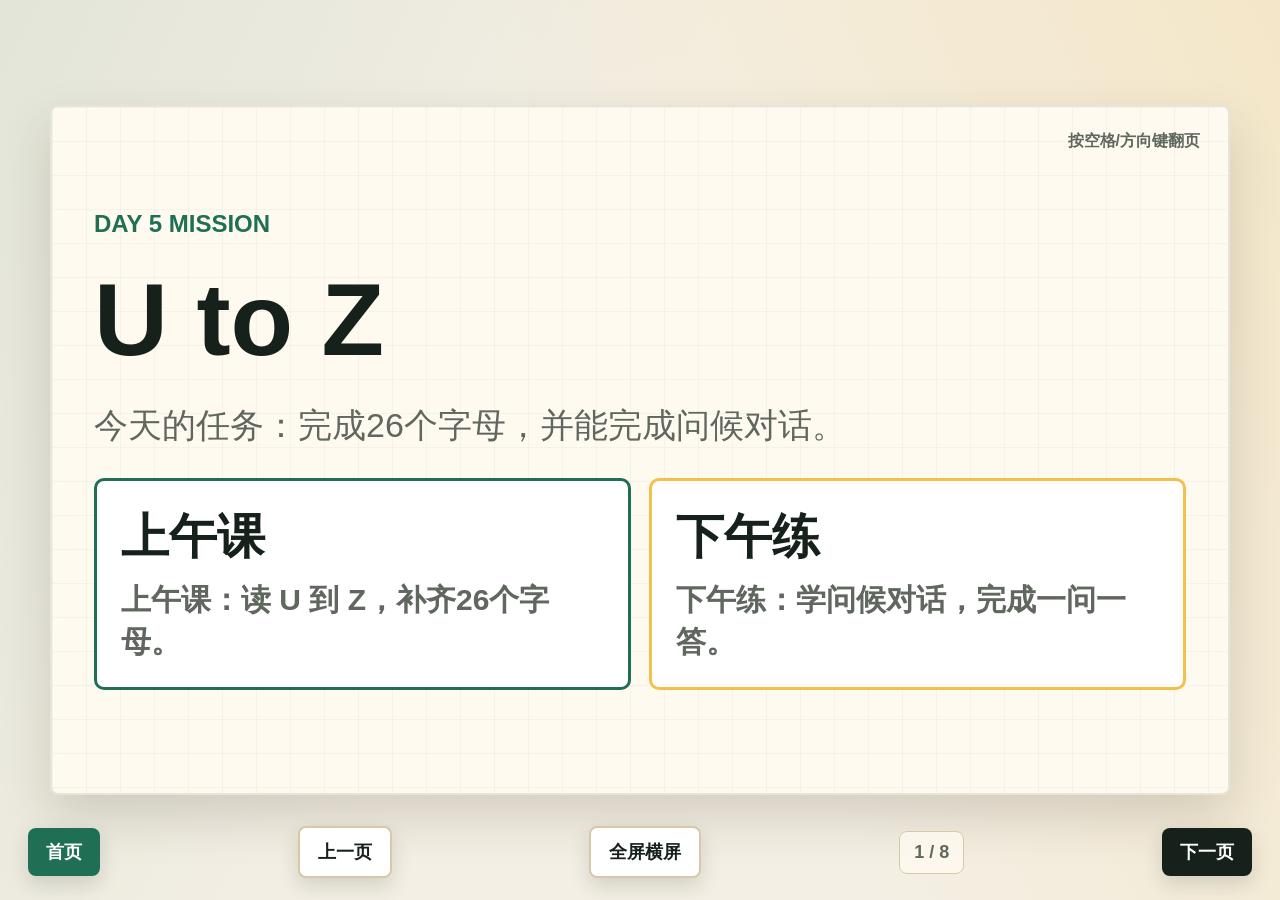
<file: day05-u-to-z-tv.html>
﻿<!DOCTYPE html>
<html lang="zh-CN">
<head>
  <meta charset="UTF-8">
  <meta name="viewport" content="width=device-width, initial-scale=1.0">
  <title>Day 5 U to Z - 电视投屏课</title>
  <link rel="stylesheet" href="lesson.css">
</head>
<body>
  <aside class="landscape-help" id="landscapeHelp" aria-label="landscape prompt">
    <div class="landscape-card">
      <div class="phone-icon" aria-hidden="true"></div>
      <strong>请把手机横过来</strong>
      <span>横屏后再投到电视，课件会更大、更清楚。</span>
      <button id="startLandscape" type="button">全屏横屏上课</button>
      <button class="secondary" id="dismissLandscape" type="button">先继续</button>
    </div>
  </aside>

  <main class="deck">
    <section class="slide active">
      <div class="hint">按空格/方向键翻页</div>
      <div class="content">
        <div class="topline">Day 5 Mission</div>
        <h1>U to Z</h1>
        <p>今天的任务：完成26个字母，并能完成问候对话。</p>
        <div class="session-grid">
          <div class="session-card">
            <strong>上午课</strong>
            <span>上午课：读 U 到 Z，补齐26个字母。</span>
          </div>
          <div class="session-card afternoon">
            <strong>下午练</strong>
            <span>下午练：学问候对话，完成一问一答。</span>
          </div>
        </div>
      </div>
    </section>

    <section class="slide">
      <div class="hint">点击单词可播放发音</div>
      <div class="content">
        <div class="topline">Morning Words</div>
        <div class="word-grid">
          <div class="word-card" data-say="U" data-audio="audio/day05/u.wav">U u<br>字母U</div>
          <div class="word-card" data-say="V" data-audio="audio/day05/v.wav">V v<br>字母V</div>
          <div class="word-card" data-say="W" data-audio="audio/day05/w.wav">W w<br>字母W</div>
          <div class="word-card" data-say="X" data-audio="audio/day05/x.wav">X x<br>字母X</div>
          <div class="word-card" data-say="Y" data-audio="audio/day05/y.wav">Y y<br>字母Y</div>
          <div class="word-card" data-say="Z" data-audio="audio/day05/z.wav">Z z<br>字母Z</div>
          <div class="word-card" data-say="up" data-audio="audio/day05/up.wav">up<br>向上</div>
          <div class="word-card" data-say="umbrella" data-audio="audio/day05/umbrella.wav">umbrella<br>雨伞</div>
          <div class="word-card" data-say="van" data-audio="audio/day05/van.wav">van<br>面包车</div>
          <div class="word-card" data-say="water" data-audio="audio/day05/water.wav">water<br>水</div>
        </div>
      </div>
    </section>

    <section class="slide">
      <div class="hint">点击单词可播放发音</div>
      <div class="content">
        <div class="topline">Afternoon Extra Words</div>
        <div class="word-grid extra">
          <div class="word-card" data-say="box" data-audio="audio/day05/box.wav">box<br>盒子</div>
          <div class="word-card" data-say="yellow" data-audio="audio/day05/yellow.wav">yellow<br>黄色</div>
          <div class="word-card" data-say="zoo" data-audio="audio/day05/zoo.wav">zoo<br>动物园</div>
          <div class="word-card" data-say="you" data-audio="audio/day05/you.wav">you<br>你</div>
          <div class="word-card" data-say="thank" data-audio="audio/day05/thank.wav">thank<br>感谢</div>
          <div class="word-card" data-say="see" data-audio="audio/day05/see.wav">see<br>看见</div>
        </div>
      </div>
    </section>

    <section class="slide">
      <div class="content">
        <div class="topline">Morning Phonics Cards</div>
        <div class="memory-grid">
          <div class="memory-card">
            <strong>U u</strong>
            <span>1 找元音：字母名</span>
            <span>2 切块：U u</span>
            <span>3 定读音：按字母名读：U。</span>
            <span>句子：How are you?</span>
          </div>
          <div class="memory-card">
            <strong>V v</strong>
            <span>1 找元音：字母名</span>
            <span>2 切块：V v</span>
            <span>3 定读音：按字母名读：V。</span>
            <span>句子：How are you?</span>
          </div>
          <div class="memory-card">
            <strong>W w</strong>
            <span>1 找元音：字母名</span>
            <span>2 切块：W w</span>
            <span>3 定读音：按字母名读：W。</span>
            <span>句子：How are you?</span>
          </div>
          <div class="memory-card">
            <strong>X x</strong>
            <span>1 找元音：字母名</span>
            <span>2 切块：X x</span>
            <span>3 定读音：按字母名读：X。</span>
            <span>句子：I see a box.</span>
          </div>
          <div class="memory-card">
            <strong>Y y</strong>
            <span>1 找元音：字母名</span>
            <span>2 切块：Y y</span>
            <span>3 定读音：按字母名读：Y。</span>
            <span>句子：How are you?</span>
          </div>
          <div class="memory-card">
            <strong>Z z</strong>
            <span>1 找元音：字母名</span>
            <span>2 切块：Z z</span>
            <span>3 定读音：按字母名读：Z。</span>
            <span>句子：The zoo is fun.</span>
          </div>
          <div class="memory-card">
            <strong>up</strong>
            <span>1 找元音：u</span>
            <span>2 切块：up</span>
            <span>3 定读音：u 读短音 /ʌ/。</span>
            <span>句子：How are you?</span>
          </div>
          <div class="memory-card">
            <strong>umbrella</strong>
            <span>1 找元音：u / e / a</span>
            <span>2 切块：um-brel-la</span>
            <span>3 定读音：u 读短音 /ʌ/，ella 轻读。</span>
            <span>句子：How are you?</span>
          </div>
          <div class="memory-card">
            <strong>van</strong>
            <span>1 找元音：a</span>
            <span>2 切块：van</span>
            <span>3 定读音：a 读短音 /&#230;/。</span>
            <span>句子：How are you?</span>
          </div>
          <div class="memory-card">
            <strong>water</strong>
            <span>1 找元音：a / e</span>
            <span>2 切块：wa-ter</span>
            <span>3 定读音：a 在 water 里读 /ɔː/，er 轻读。</span>
            <span>句子：How are you?</span>
          </div>
        </div>
      </div>
    </section>

    <section class="slide">
      <div class="content">
        <div class="topline">Afternoon Phonics Cards</div>
        <div class="memory-grid compact">
          <div class="memory-card">
            <strong>box</strong>
            <span>1 找元音：o</span>
            <span>2 切块：box</span>
            <span>3 定读音：o 读短音 /ɒ/。</span>
            <span>句子：I see a box.</span>
          </div>
          <div class="memory-card">
            <strong>yellow</strong>
            <span>1 找元音：e / o</span>
            <span>2 切块：yel-low</span>
            <span>3 定读音：e 读 /e/，ow 读 /oʊ/。</span>
            <span>句子：This is yellow.</span>
          </div>
          <div class="memory-card">
            <strong>zoo</strong>
            <span>1 找元音：oo</span>
            <span>2 切块：zoo</span>
            <span>3 定读音：oo 读长音 /uː/。</span>
            <span>句子：The zoo is fun.</span>
          </div>
          <div class="memory-card">
            <strong>you</strong>
            <span>1 找元音：ou</span>
            <span>2 切块：you</span>
            <span>3 定读音：ou 在 you 里读 /uː/。</span>
            <span>句子：How are you?</span>
          </div>
          <div class="memory-card">
            <strong>thank</strong>
            <span>1 找元音：a</span>
            <span>2 切块：thank</span>
            <span>3 定读音：th 咬舌轻读，a 读 /&#230;/。</span>
            <span>句子：Thank you.</span>
          </div>
          <div class="memory-card">
            <strong>see</strong>
            <span>1 找元音：ee</span>
            <span>2 切块：see</span>
            <span>3 定读音：ee 读长音 /iː/。</span>
            <span>句子：See you.</span>
          </div>
        </div>
      </div>
    </section>

    <section class="slide">
      <div class="hint">点击句子可播放发音</div>
      <div class="content">
        <div class="topline">Listen and Repeat</div>
        <div class="phrase-list">
          <div class="phrase" data-say="How are you?" data-audio="audio/day05/how-are-you.wav"><strong>How are you?</strong><span>你好吗？</span></div>
          <div class="phrase" data-say="I am fine." data-audio="audio/day05/i-am-fine.wav"><strong>I am fine.</strong><span>我很好。</span></div>
          <div class="phrase" data-say="Thank you." data-audio="audio/day05/thank-you.wav"><strong>Thank you.</strong><span>谢谢你。</span></div>
          <div class="phrase" data-say="Nice to meet you." data-audio="audio/day05/nice-to-meet-you.wav"><strong>Nice to meet you.</strong><span>很高兴见到你。</span></div>
          <div class="phrase" data-say="See you." data-audio="audio/day05/see-you.wav"><strong>See you.</strong><span>再见。</span></div>
          <div class="phrase" data-say="This is yellow." data-audio="audio/day05/this-is-yellow.wav"><strong>This is yellow.</strong><span>这是黄色。</span></div>
          <div class="phrase" data-say="I see a box." data-audio="audio/day05/i-see-a-box.wav"><strong>I see a box.</strong><span>我看见一个盒子。</span></div>
          <div class="phrase" data-say="The zoo is fun." data-audio="audio/day05/the-zoo-is-fun.wav"><strong>The zoo is fun.</strong><span>动物园很好玩。</span></div>
        </div>
      </div>
    </section>

    <section class="slide">
      <div class="content">
        <div class="topline">Mini Dialogue</div>
        <div class="dialogue">
          <div class="bubble" data-say="How are you?" data-audio="audio/day05/how-are-you.wav">
            <small>A</small>
            How are you?
          </div>
          <div class="bubble" data-say="I am fine." data-audio="audio/day05/i-am-fine.wav">
            <small>B</small>
            I am fine.
          </div>
        </div>
        <p>换成自己的名字或真实物品，和家长练一遍。</p>
      </div>
    </section>

    <section class="slide">
      <div class="content">
        <div class="topline">Mini Challenge</div>
        <h2>和家长完成对话：How are you? I am fine. Thank you. See you.</h2>
        <p>先听，再跟读，最后自己说出来。</p>
        <div class="mission-card">
          <div class="mission-line">上午：读10个新词 + 4个句子</div>
          <div class="mission-line">下午：读6个加量词 + 4个句子</div>
          <div class="mission-line">打卡：录音或视频完成小舞台</div>
        </div>
      </div>
    </section>
  </main>

  <nav class="controls" aria-label="课件控制">
    <a class="control-link" href="index.html">首页</a>
    <button class="secondary" id="prev">上一页</button>
    <button class="secondary" id="fullscreen">全屏横屏</button>
    <div class="counter" id="counter">1 / 8</div>
    <button id="next">下一页</button>
  </nav>

  <script src="lesson.js"></script>
</body>
</html>
</file>
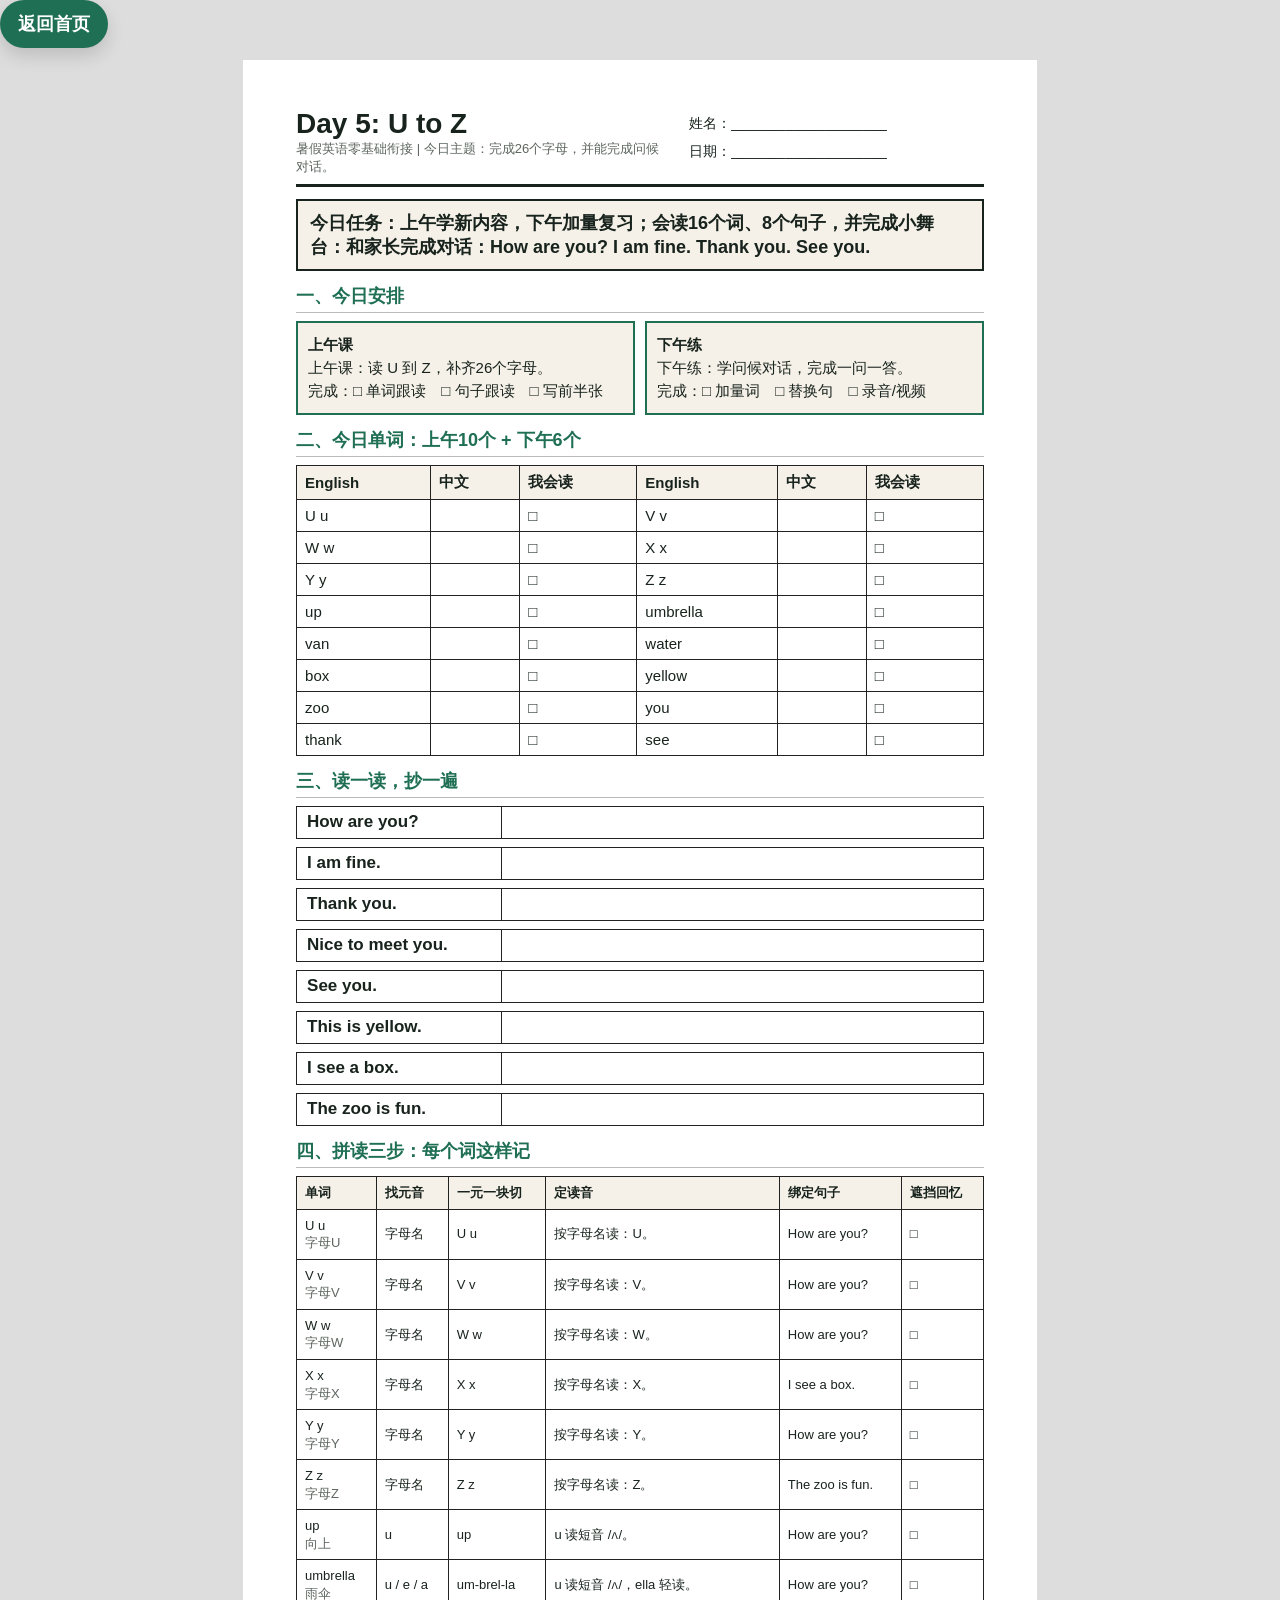
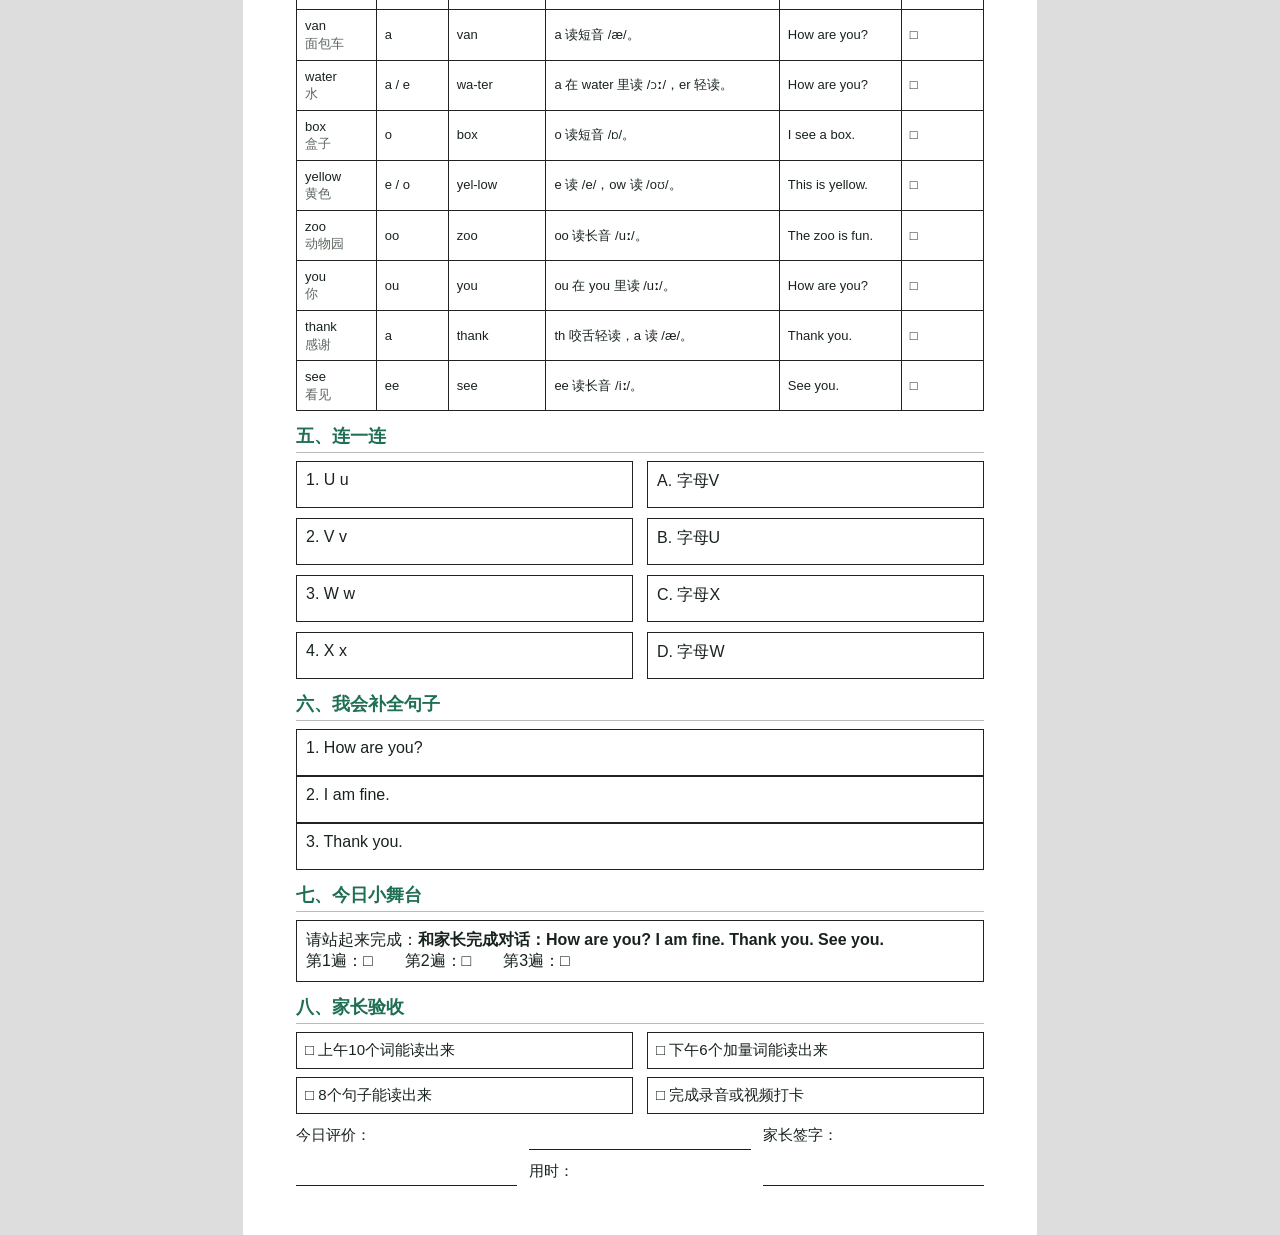
<file: day05-u-to-z-worksheet.html>
﻿<!DOCTYPE html>
<html lang="zh-CN">
<head>
  <meta charset="UTF-8">
  <meta name="viewport" content="width=device-width, initial-scale=1.0">
  <title>Day 5 U to Z - 打印学习单</title>
  <link rel="stylesheet" href="worksheet.css">
</head>
<body>
  <a class="home-link" href="index.html">返回首页</a>
  <main class="page">
    <header>
      <div>
        <h1>Day 5: U to Z</h1>
        <div class="small">暑假英语零基础衔接 | 今日主题：完成26个字母，并能完成问候对话。</div>
      </div>
      <div class="meta">
        姓名：____________________<br>
        日期：____________________
      </div>
    </header>

    <section class="mission">
      今日任务：上午学新内容，下午加量复习；会读16个词、8个句子，并完成小舞台：和家长完成对话：How are you? I am fine. Thank you. See you.
    </section>

    <section>
      <h2>一、今日安排</h2>
      <div class="task-grid">
        <div class="task-box"><strong>上午课</strong><br>上午课：读 U 到 Z，补齐26个字母。<br>完成：□ 单词跟读　□ 句子跟读　□ 写前半张</div>
        <div class="task-box"><strong>下午练</strong><br>下午练：学问候对话，完成一问一答。<br>完成：□ 加量词　□ 替换句　□ 录音/视频</div>
      </div>
    </section>

    <section>
      <h2>二、今日单词：上午10个 + 下午6个</h2>
      <table>
        <thead>
          <tr>
            <th>English</th>
            <th>中文</th>
            <th>我会读</th>
            <th>English</th>
            <th>中文</th>
            <th>我会读</th>
          </tr>
        </thead>
        <tbody>
          <tr><td>U u</td><td></td><td>□</td><td>V v</td><td></td><td>□</td></tr>
          <tr><td>W w</td><td></td><td>□</td><td>X x</td><td></td><td>□</td></tr>
          <tr><td>Y y</td><td></td><td>□</td><td>Z z</td><td></td><td>□</td></tr>
          <tr><td>up</td><td></td><td>□</td><td>umbrella</td><td></td><td>□</td></tr>
          <tr><td>van</td><td></td><td>□</td><td>water</td><td></td><td>□</td></tr>
          <tr><td>box</td><td></td><td>□</td><td>yellow</td><td></td><td>□</td></tr>
          <tr><td>zoo</td><td></td><td>□</td><td>you</td><td></td><td>□</td></tr>
          <tr><td>thank</td><td></td><td>□</td><td>see</td><td></td><td>□</td></tr>
        </tbody>
      </table>
    </section>

    <section>
      <h2>三、读一读，抄一遍</h2>
      <div class="copy-line"><strong>How are you?</strong><div class="writing"></div></div>
      <div class="copy-line"><strong>I am fine.</strong><div class="writing"></div></div>
      <div class="copy-line"><strong>Thank you.</strong><div class="writing"></div></div>
      <div class="copy-line"><strong>Nice to meet you.</strong><div class="writing"></div></div>
      <div class="copy-line"><strong>See you.</strong><div class="writing"></div></div>
      <div class="copy-line"><strong>This is yellow.</strong><div class="writing"></div></div>
      <div class="copy-line"><strong>I see a box.</strong><div class="writing"></div></div>
      <div class="copy-line"><strong>The zoo is fun.</strong><div class="writing"></div></div>
    </section>

    <section>
      <h2>四、拼读三步：每个词这样记</h2>
      <table class="memory-table">
        <thead>
          <tr>
            <th>单词</th>
            <th>找元音</th>
            <th>一元一块切</th>
            <th>定读音</th>
            <th>绑定句子</th>
            <th>遮挡回忆</th>
          </tr>
        </thead>
        <tbody>
          <tr><td>U u<br><span class="small">字母U</span></td><td>字母名</td><td>U u</td><td>按字母名读：U。</td><td>How are you?</td><td>□</td></tr>
          <tr><td>V v<br><span class="small">字母V</span></td><td>字母名</td><td>V v</td><td>按字母名读：V。</td><td>How are you?</td><td>□</td></tr>
          <tr><td>W w<br><span class="small">字母W</span></td><td>字母名</td><td>W w</td><td>按字母名读：W。</td><td>How are you?</td><td>□</td></tr>
          <tr><td>X x<br><span class="small">字母X</span></td><td>字母名</td><td>X x</td><td>按字母名读：X。</td><td>I see a box.</td><td>□</td></tr>
          <tr><td>Y y<br><span class="small">字母Y</span></td><td>字母名</td><td>Y y</td><td>按字母名读：Y。</td><td>How are you?</td><td>□</td></tr>
          <tr><td>Z z<br><span class="small">字母Z</span></td><td>字母名</td><td>Z z</td><td>按字母名读：Z。</td><td>The zoo is fun.</td><td>□</td></tr>
          <tr><td>up<br><span class="small">向上</span></td><td>u</td><td>up</td><td>u 读短音 /ʌ/。</td><td>How are you?</td><td>□</td></tr>
          <tr><td>umbrella<br><span class="small">雨伞</span></td><td>u / e / a</td><td>um-brel-la</td><td>u 读短音 /ʌ/，ella 轻读。</td><td>How are you?</td><td>□</td></tr>
          <tr><td>van<br><span class="small">面包车</span></td><td>a</td><td>van</td><td>a 读短音 /&#230;/。</td><td>How are you?</td><td>□</td></tr>
          <tr><td>water<br><span class="small">水</span></td><td>a / e</td><td>wa-ter</td><td>a 在 water 里读 /ɔː/，er 轻读。</td><td>How are you?</td><td>□</td></tr>
          <tr><td>box<br><span class="small">盒子</span></td><td>o</td><td>box</td><td>o 读短音 /ɒ/。</td><td>I see a box.</td><td>□</td></tr>
          <tr><td>yellow<br><span class="small">黄色</span></td><td>e / o</td><td>yel-low</td><td>e 读 /e/，ow 读 /oʊ/。</td><td>This is yellow.</td><td>□</td></tr>
          <tr><td>zoo<br><span class="small">动物园</span></td><td>oo</td><td>zoo</td><td>oo 读长音 /uː/。</td><td>The zoo is fun.</td><td>□</td></tr>
          <tr><td>you<br><span class="small">你</span></td><td>ou</td><td>you</td><td>ou 在 you 里读 /uː/。</td><td>How are you?</td><td>□</td></tr>
          <tr><td>thank<br><span class="small">感谢</span></td><td>a</td><td>thank</td><td>th 咬舌轻读，a 读 /&#230;/。</td><td>Thank you.</td><td>□</td></tr>
          <tr><td>see<br><span class="small">看见</span></td><td>ee</td><td>see</td><td>ee 读长音 /iː/。</td><td>See you.</td><td>□</td></tr>
        </tbody>
      </table>
    </section>

    <section>
      <h2>五、连一连</h2>
      <div class="exercise-grid">
        <div class="box">1. U u</div>
        <div class="box">A. 字母V</div>
        <div class="box">2. V v</div>
        <div class="box">B. 字母U</div>
        <div class="box">3. W w</div>
        <div class="box">C. 字母X</div>
        <div class="box">4. X x</div>
        <div class="box">D. 字母W</div>
      </div>
    </section>

    <section>
      <h2>六、我会补全句子</h2>
      <div class="box">1. How are you?</div>
      <div class="box">2. I am fine.</div>
      <div class="box">3. Thank you.</div>
    </section>

    <section>
      <h2>七、今日小舞台</h2>
      <div class="box">
        请站起来完成：<strong>和家长完成对话：How are you? I am fine. Thank you. See you.</strong><br>
        第1遍：□　　第2遍：□　　第3遍：□
      </div>
    </section>

    <section>
      <h2>八、家长验收</h2>
      <div class="checklist">
        <div class="check">□ 上午10个词能读出来</div>
        <div class="check">□ 下午6个加量词能读出来</div>
        <div class="check">□ 8个句子能读出来</div>
        <div class="check">□ 完成录音或视频打卡</div>
      </div>
      <div class="signature">
        <span>今日评价：</span><div></div>
        <span>家长签字：</span><div></div>
        <span>用时：</span><div></div>
      </div>
    </section>
  </main>
</body>
</html>
</file>
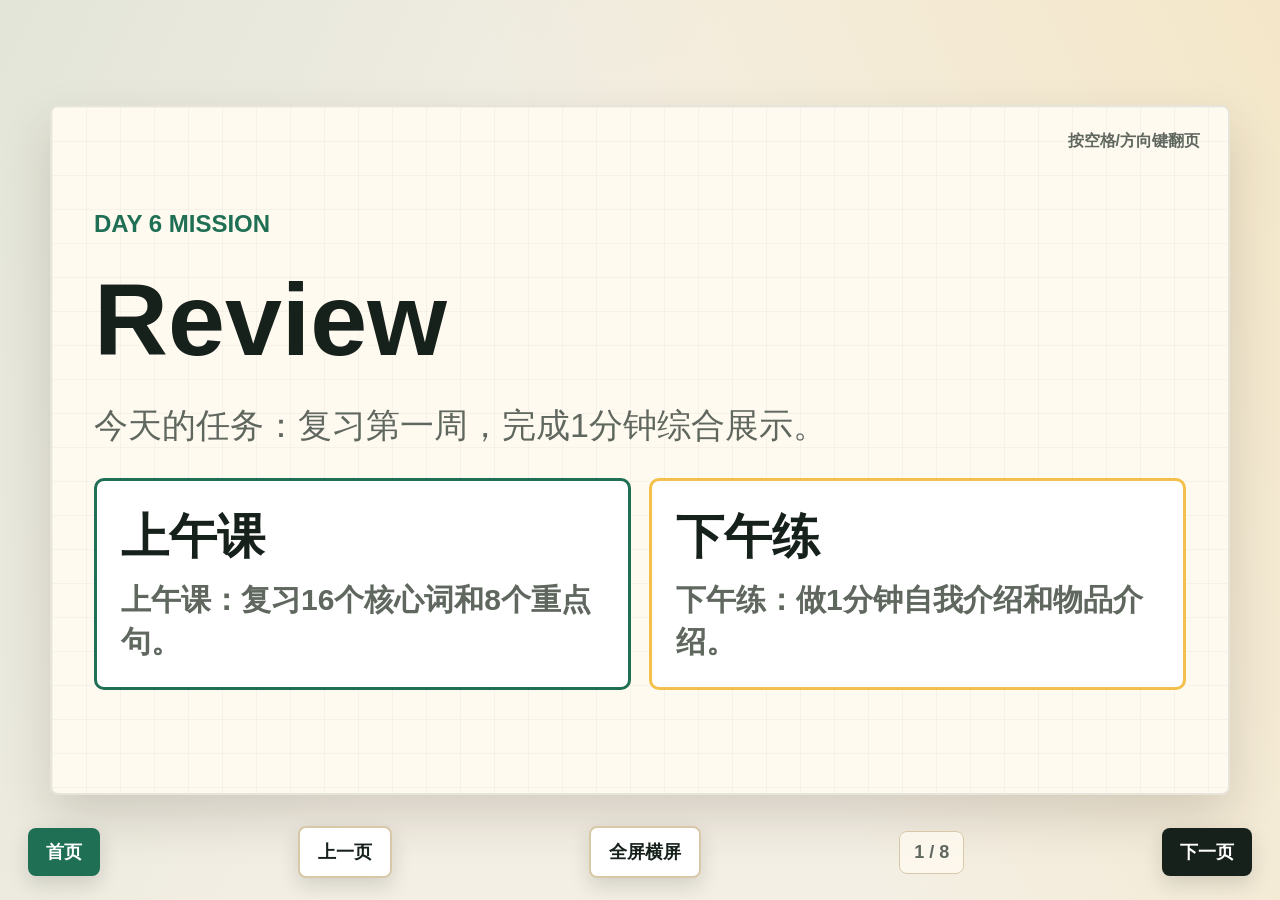
<file: day06-review-tv.html>
﻿<!DOCTYPE html>
<html lang="zh-CN">
<head>
  <meta charset="UTF-8">
  <meta name="viewport" content="width=device-width, initial-scale=1.0">
  <title>Day 6 Review - 电视投屏课</title>
  <link rel="stylesheet" href="lesson.css">
</head>
<body>
  <aside class="landscape-help" id="landscapeHelp" aria-label="landscape prompt">
    <div class="landscape-card">
      <div class="phone-icon" aria-hidden="true"></div>
      <strong>请把手机横过来</strong>
      <span>横屏后再投到电视，课件会更大、更清楚。</span>
      <button id="startLandscape" type="button">全屏横屏上课</button>
      <button class="secondary" id="dismissLandscape" type="button">先继续</button>
    </div>
  </aside>

  <main class="deck">
    <section class="slide active">
      <div class="hint">按空格/方向键翻页</div>
      <div class="content">
        <div class="topline">Day 6 Mission</div>
        <h1>Review</h1>
        <p>今天的任务：复习第一周，完成1分钟综合展示。</p>
        <div class="session-grid">
          <div class="session-card">
            <strong>上午课</strong>
            <span>上午课：复习16个核心词和8个重点句。</span>
          </div>
          <div class="session-card afternoon">
            <strong>下午练</strong>
            <span>下午练：做1分钟自我介绍和物品介绍。</span>
          </div>
        </div>
      </div>
    </section>

    <section class="slide">
      <div class="hint">点击单词可播放发音</div>
      <div class="content">
        <div class="topline">Morning Words</div>
        <div class="word-grid">
          <div class="word-card" data-say="hello" data-audio="audio/day06/hello.wav">hello<br>你好</div>
          <div class="word-card" data-say="morning" data-audio="audio/day06/morning.wav">morning<br>早晨</div>
          <div class="word-card" data-say="name" data-audio="audio/day06/name.wav">name<br>名字</div>
          <div class="word-card" data-say="student" data-audio="audio/day06/student.wav">student<br>学生</div>
          <div class="word-card" data-say="teacher" data-audio="audio/day06/teacher.wav">teacher<br>老师</div>
          <div class="word-card" data-say="friend" data-audio="audio/day06/friend.wav">friend<br>朋友</div>
          <div class="word-card" data-say="apple" data-audio="audio/day06/apple.wav">apple<br>苹果</div>
          <div class="word-card" data-say="bag" data-audio="audio/day06/bag.wav">bag<br>书包</div>
          <div class="word-card" data-say="book" data-audio="audio/day06/book.wav">book<br>书</div>
          <div class="word-card" data-say="cat" data-audio="audio/day06/cat.wav">cat<br>猫</div>
        </div>
      </div>
    </section>

    <section class="slide">
      <div class="hint">点击单词可播放发音</div>
      <div class="content">
        <div class="topline">Afternoon Extra Words</div>
        <div class="word-grid extra">
          <div class="word-card" data-say="pen" data-audio="audio/day06/pen.wav">pen<br>钢笔</div>
          <div class="word-card" data-say="pencil" data-audio="audio/day06/pencil.wav">pencil<br>铅笔</div>
          <div class="word-card" data-say="red" data-audio="audio/day06/red.wav">red<br>红色</div>
          <div class="word-card" data-say="yellow" data-audio="audio/day06/yellow.wav">yellow<br>黄色</div>
          <div class="word-card" data-say="thank" data-audio="audio/day06/thank.wav">thank<br>感谢</div>
          <div class="word-card" data-say="meet" data-audio="audio/day06/meet.wav">meet<br>遇见</div>
        </div>
      </div>
    </section>

    <section class="slide">
      <div class="content">
        <div class="topline">Morning Phonics Cards</div>
        <div class="memory-grid">
          <div class="memory-card">
            <strong>hello</strong>
            <span>1 找元音：e / o</span>
            <span>2 切块：hel-lo</span>
            <span>3 定读音：hel 轻读 /hə/，lo 读 /loʊ/。</span>
            <span>句子：Hello.</span>
          </div>
          <div class="memory-card">
            <strong>morning</strong>
            <span>1 找元音：o / i</span>
            <span>2 切块：morn-ing</span>
            <span>3 定读音：or 读 /ɔːr/，ing 读 /ɪŋ/。</span>
            <span>句子：Hello.</span>
          </div>
          <div class="memory-card">
            <strong>name</strong>
            <span>1 找元音：a / e</span>
            <span>2 切块：name</span>
            <span>3 定读音：a_e 结构，a 读字母音 /eɪ/。</span>
            <span>句子：My name is Tom.</span>
          </div>
          <div class="memory-card">
            <strong>student</strong>
            <span>1 找元音：u / e</span>
            <span>2 切块：stu-dent</span>
            <span>3 定读音：u 读 /juː/，dent 读 /dənt/。</span>
            <span>句子：I am a student.</span>
          </div>
          <div class="memory-card">
            <strong>teacher</strong>
            <span>1 找元音：ea / e</span>
            <span>2 切块：teach-er</span>
            <span>3 定读音：ea 读长音 /iː/，er 轻读 /ər/。</span>
            <span>句子：Hello.</span>
          </div>
          <div class="memory-card">
            <strong>friend</strong>
            <span>1 找元音：ie</span>
            <span>2 切块：friend</span>
            <span>3 定读音：ie 在 friend 里读 /e/。</span>
            <span>句子：Hello.</span>
          </div>
          <div class="memory-card">
            <strong>apple</strong>
            <span>1 找元音：a / e</span>
            <span>2 切块：ap-ple</span>
            <span>3 定读音：a 读短音 /&#230;/，ple 轻读。</span>
            <span>句子：Hello.</span>
          </div>
          <div class="memory-card">
            <strong>bag</strong>
            <span>1 找元音：a</span>
            <span>2 切块：bag</span>
            <span>3 定读音：a 读短音 /&#230;/。</span>
            <span>句子：This is my bag.</span>
          </div>
          <div class="memory-card">
            <strong>book</strong>
            <span>1 找元音：oo</span>
            <span>2 切块：book</span>
            <span>3 定读音：oo 读短音 /ʊ/。</span>
            <span>句子：Hello.</span>
          </div>
          <div class="memory-card">
            <strong>cat</strong>
            <span>1 找元音：a</span>
            <span>2 切块：cat</span>
            <span>3 定读音：a 读短音 /&#230;/。</span>
            <span>句子：Hello.</span>
          </div>
        </div>
      </div>
    </section>

    <section class="slide">
      <div class="content">
        <div class="topline">Afternoon Phonics Cards</div>
        <div class="memory-grid compact">
          <div class="memory-card">
            <strong>pen</strong>
            <span>1 找元音：e</span>
            <span>2 切块：pen</span>
            <span>3 定读音：e 读短音 /e/。</span>
            <span>句子：This is a pen.</span>
          </div>
          <div class="memory-card">
            <strong>pencil</strong>
            <span>1 找元音：e / i</span>
            <span>2 切块：pen-cil</span>
            <span>3 定读音：pen 读 /pen/，cil 轻读 /səl/。</span>
            <span>句子：Hello.</span>
          </div>
          <div class="memory-card">
            <strong>red</strong>
            <span>1 找元音：e</span>
            <span>2 切块：red</span>
            <span>3 定读音：e 读短音 /e/。</span>
            <span>句子：It is red.</span>
          </div>
          <div class="memory-card">
            <strong>yellow</strong>
            <span>1 找元音：e / o</span>
            <span>2 切块：yel-low</span>
            <span>3 定读音：e 读 /e/，ow 读 /oʊ/。</span>
            <span>句子：Hello.</span>
          </div>
          <div class="memory-card">
            <strong>thank</strong>
            <span>1 找元音：a</span>
            <span>2 切块：thank</span>
            <span>3 定读音：th 咬舌轻读，a 读 /&#230;/。</span>
            <span>句子：Hello.</span>
          </div>
          <div class="memory-card">
            <strong>meet</strong>
            <span>1 找元音：ee</span>
            <span>2 切块：meet</span>
            <span>3 定读音：ee 读长音 /iː/。</span>
            <span>句子：Nice to meet you.</span>
          </div>
        </div>
      </div>
    </section>

    <section class="slide">
      <div class="hint">点击句子可播放发音</div>
      <div class="content">
        <div class="topline">Listen and Repeat</div>
        <div class="phrase-list">
          <div class="phrase" data-say="Hello." data-audio="audio/day06/hello.wav"><strong>Hello.</strong><span>你好。</span></div>
          <div class="phrase" data-say="My name is Tom." data-audio="audio/day06/my-name-is-tom.wav"><strong>My name is Tom.</strong><span>我的名字是 Tom。</span></div>
          <div class="phrase" data-say="I am a student." data-audio="audio/day06/i-am-a-student.wav"><strong>I am a student.</strong><span>我是一名学生。</span></div>
          <div class="phrase" data-say="I am fine." data-audio="audio/day06/i-am-fine.wav"><strong>I am fine.</strong><span>我很好。</span></div>
          <div class="phrase" data-say="This is my bag." data-audio="audio/day06/this-is-my-bag.wav"><strong>This is my bag.</strong><span>这是我的书包。</span></div>
          <div class="phrase" data-say="This is a pen." data-audio="audio/day06/this-is-a-pen.wav"><strong>This is a pen.</strong><span>这是一支钢笔。</span></div>
          <div class="phrase" data-say="It is red." data-audio="audio/day06/it-is-red.wav"><strong>It is red.</strong><span>它是红色的。</span></div>
          <div class="phrase" data-say="Nice to meet you." data-audio="audio/day06/nice-to-meet-you.wav"><strong>Nice to meet you.</strong><span>很高兴见到你。</span></div>
        </div>
      </div>
    </section>

    <section class="slide">
      <div class="content">
        <div class="topline">Mini Dialogue</div>
        <div class="dialogue">
          <div class="bubble" data-say="Hello." data-audio="audio/day06/hello.wav">
            <small>A</small>
            Hello.
          </div>
          <div class="bubble" data-say="My name is Tom." data-audio="audio/day06/my-name-is-tom.wav">
            <small>B</small>
            My name is Tom.
          </div>
        </div>
        <p>换成自己的名字或真实物品，和家长练一遍。</p>
      </div>
    </section>

    <section class="slide">
      <div class="content">
        <div class="topline">Mini Challenge</div>
        <h2>完成1分钟展示：介绍自己 + 介绍2个物品 + 说一句颜色。</h2>
        <p>先听，再跟读，最后自己说出来。</p>
        <div class="mission-card">
          <div class="mission-line">上午：读10个新词 + 4个句子</div>
          <div class="mission-line">下午：读6个加量词 + 4个句子</div>
          <div class="mission-line">打卡：录音或视频完成小舞台</div>
        </div>
      </div>
    </section>
  </main>

  <nav class="controls" aria-label="课件控制">
    <a class="control-link" href="index.html">首页</a>
    <button class="secondary" id="prev">上一页</button>
    <button class="secondary" id="fullscreen">全屏横屏</button>
    <div class="counter" id="counter">1 / 8</div>
    <button id="next">下一页</button>
  </nav>

  <script src="lesson.js"></script>
</body>
</html>
</file>
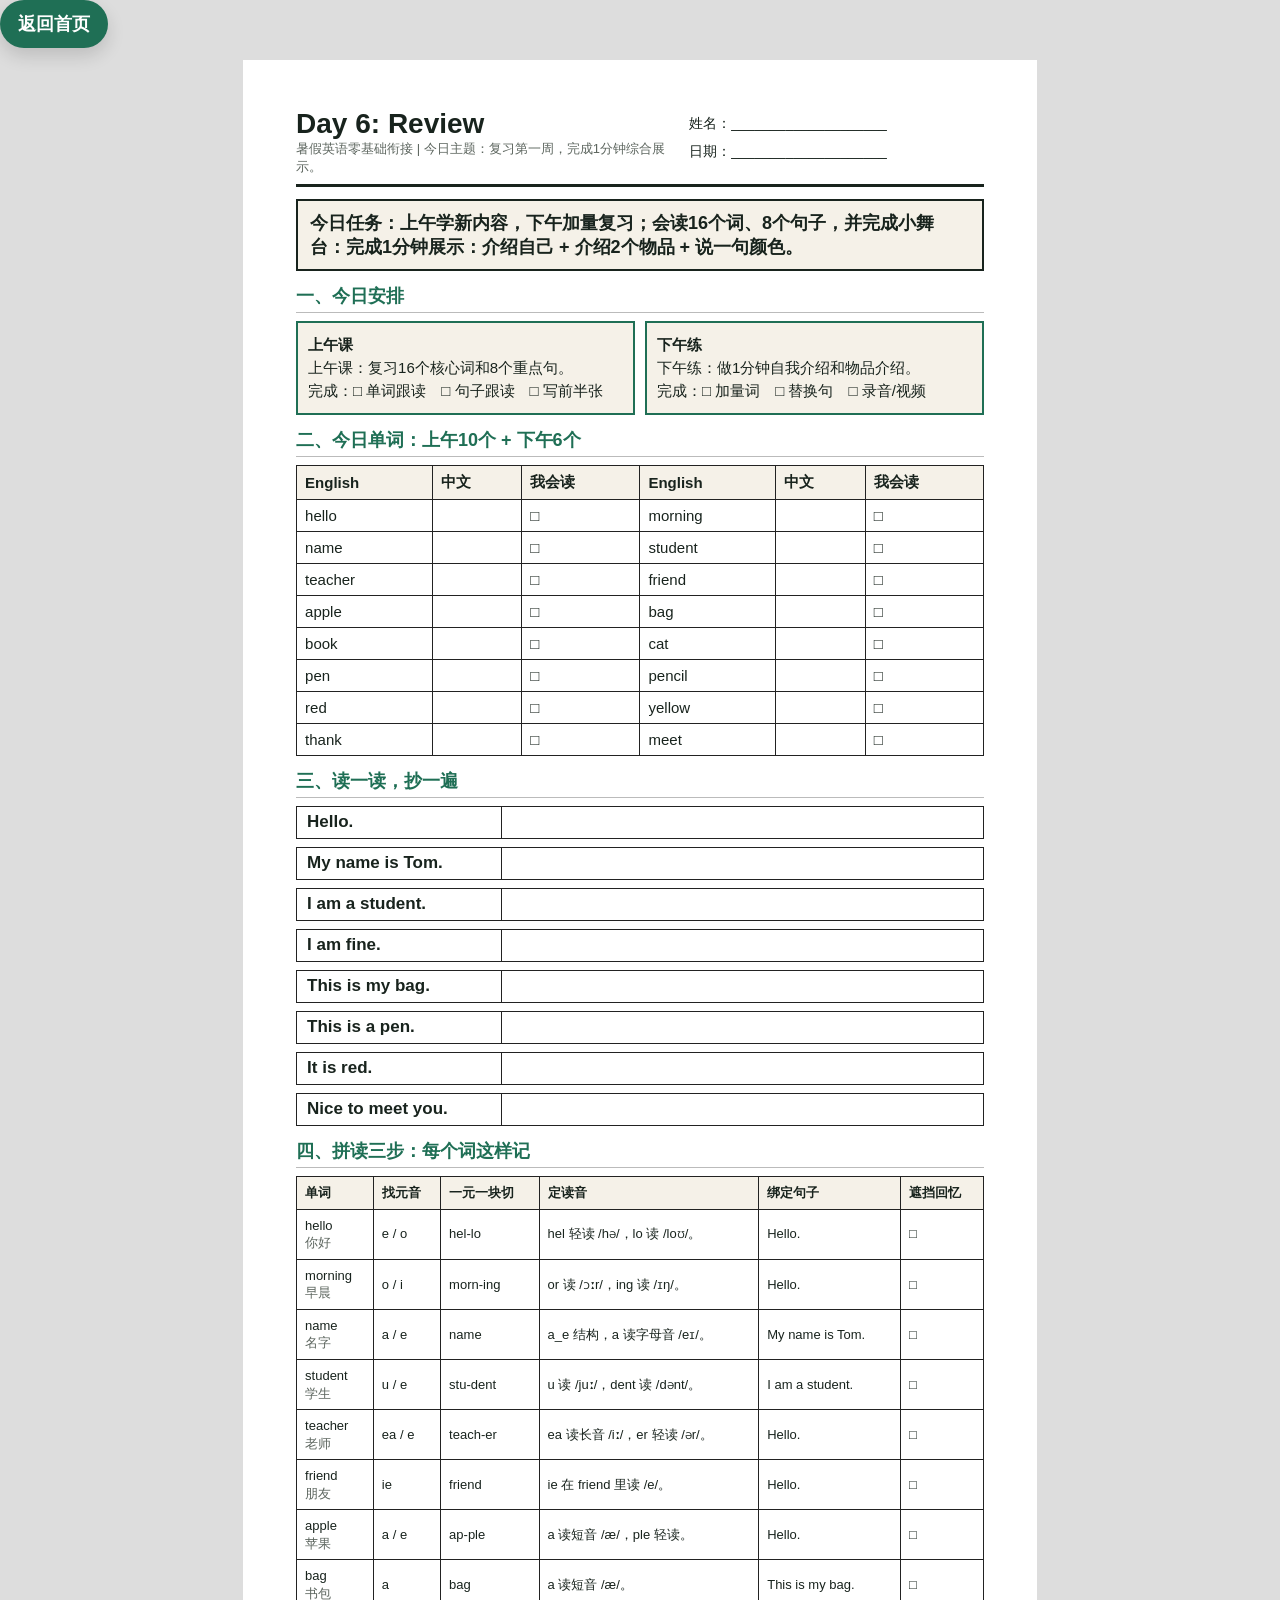
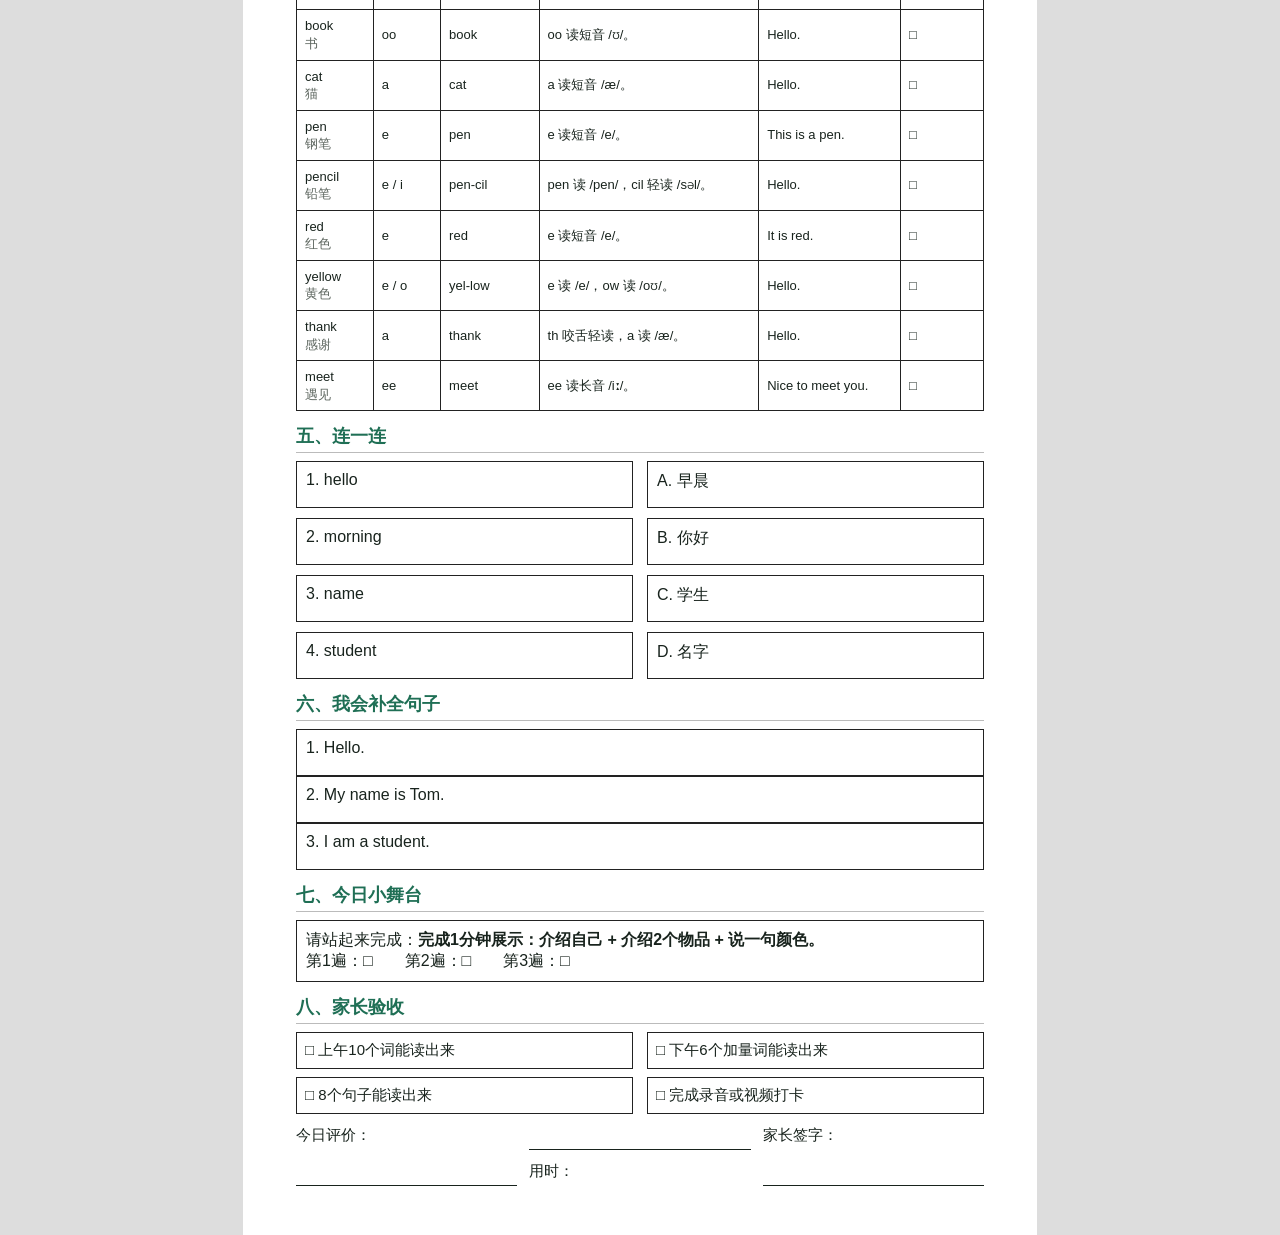
<file: day06-review-worksheet.html>
﻿<!DOCTYPE html>
<html lang="zh-CN">
<head>
  <meta charset="UTF-8">
  <meta name="viewport" content="width=device-width, initial-scale=1.0">
  <title>Day 6 Review - 打印学习单</title>
  <link rel="stylesheet" href="worksheet.css">
</head>
<body>
  <a class="home-link" href="index.html">返回首页</a>
  <main class="page">
    <header>
      <div>
        <h1>Day 6: Review</h1>
        <div class="small">暑假英语零基础衔接 | 今日主题：复习第一周，完成1分钟综合展示。</div>
      </div>
      <div class="meta">
        姓名：____________________<br>
        日期：____________________
      </div>
    </header>

    <section class="mission">
      今日任务：上午学新内容，下午加量复习；会读16个词、8个句子，并完成小舞台：完成1分钟展示：介绍自己 + 介绍2个物品 + 说一句颜色。
    </section>

    <section>
      <h2>一、今日安排</h2>
      <div class="task-grid">
        <div class="task-box"><strong>上午课</strong><br>上午课：复习16个核心词和8个重点句。<br>完成：□ 单词跟读　□ 句子跟读　□ 写前半张</div>
        <div class="task-box"><strong>下午练</strong><br>下午练：做1分钟自我介绍和物品介绍。<br>完成：□ 加量词　□ 替换句　□ 录音/视频</div>
      </div>
    </section>

    <section>
      <h2>二、今日单词：上午10个 + 下午6个</h2>
      <table>
        <thead>
          <tr>
            <th>English</th>
            <th>中文</th>
            <th>我会读</th>
            <th>English</th>
            <th>中文</th>
            <th>我会读</th>
          </tr>
        </thead>
        <tbody>
          <tr><td>hello</td><td></td><td>□</td><td>morning</td><td></td><td>□</td></tr>
          <tr><td>name</td><td></td><td>□</td><td>student</td><td></td><td>□</td></tr>
          <tr><td>teacher</td><td></td><td>□</td><td>friend</td><td></td><td>□</td></tr>
          <tr><td>apple</td><td></td><td>□</td><td>bag</td><td></td><td>□</td></tr>
          <tr><td>book</td><td></td><td>□</td><td>cat</td><td></td><td>□</td></tr>
          <tr><td>pen</td><td></td><td>□</td><td>pencil</td><td></td><td>□</td></tr>
          <tr><td>red</td><td></td><td>□</td><td>yellow</td><td></td><td>□</td></tr>
          <tr><td>thank</td><td></td><td>□</td><td>meet</td><td></td><td>□</td></tr>
        </tbody>
      </table>
    </section>

    <section>
      <h2>三、读一读，抄一遍</h2>
      <div class="copy-line"><strong>Hello.</strong><div class="writing"></div></div>
      <div class="copy-line"><strong>My name is Tom.</strong><div class="writing"></div></div>
      <div class="copy-line"><strong>I am a student.</strong><div class="writing"></div></div>
      <div class="copy-line"><strong>I am fine.</strong><div class="writing"></div></div>
      <div class="copy-line"><strong>This is my bag.</strong><div class="writing"></div></div>
      <div class="copy-line"><strong>This is a pen.</strong><div class="writing"></div></div>
      <div class="copy-line"><strong>It is red.</strong><div class="writing"></div></div>
      <div class="copy-line"><strong>Nice to meet you.</strong><div class="writing"></div></div>
    </section>

    <section>
      <h2>四、拼读三步：每个词这样记</h2>
      <table class="memory-table">
        <thead>
          <tr>
            <th>单词</th>
            <th>找元音</th>
            <th>一元一块切</th>
            <th>定读音</th>
            <th>绑定句子</th>
            <th>遮挡回忆</th>
          </tr>
        </thead>
        <tbody>
          <tr><td>hello<br><span class="small">你好</span></td><td>e / o</td><td>hel-lo</td><td>hel 轻读 /hə/，lo 读 /loʊ/。</td><td>Hello.</td><td>□</td></tr>
          <tr><td>morning<br><span class="small">早晨</span></td><td>o / i</td><td>morn-ing</td><td>or 读 /ɔːr/，ing 读 /ɪŋ/。</td><td>Hello.</td><td>□</td></tr>
          <tr><td>name<br><span class="small">名字</span></td><td>a / e</td><td>name</td><td>a_e 结构，a 读字母音 /eɪ/。</td><td>My name is Tom.</td><td>□</td></tr>
          <tr><td>student<br><span class="small">学生</span></td><td>u / e</td><td>stu-dent</td><td>u 读 /juː/，dent 读 /dənt/。</td><td>I am a student.</td><td>□</td></tr>
          <tr><td>teacher<br><span class="small">老师</span></td><td>ea / e</td><td>teach-er</td><td>ea 读长音 /iː/，er 轻读 /ər/。</td><td>Hello.</td><td>□</td></tr>
          <tr><td>friend<br><span class="small">朋友</span></td><td>ie</td><td>friend</td><td>ie 在 friend 里读 /e/。</td><td>Hello.</td><td>□</td></tr>
          <tr><td>apple<br><span class="small">苹果</span></td><td>a / e</td><td>ap-ple</td><td>a 读短音 /&#230;/，ple 轻读。</td><td>Hello.</td><td>□</td></tr>
          <tr><td>bag<br><span class="small">书包</span></td><td>a</td><td>bag</td><td>a 读短音 /&#230;/。</td><td>This is my bag.</td><td>□</td></tr>
          <tr><td>book<br><span class="small">书</span></td><td>oo</td><td>book</td><td>oo 读短音 /ʊ/。</td><td>Hello.</td><td>□</td></tr>
          <tr><td>cat<br><span class="small">猫</span></td><td>a</td><td>cat</td><td>a 读短音 /&#230;/。</td><td>Hello.</td><td>□</td></tr>
          <tr><td>pen<br><span class="small">钢笔</span></td><td>e</td><td>pen</td><td>e 读短音 /e/。</td><td>This is a pen.</td><td>□</td></tr>
          <tr><td>pencil<br><span class="small">铅笔</span></td><td>e / i</td><td>pen-cil</td><td>pen 读 /pen/，cil 轻读 /səl/。</td><td>Hello.</td><td>□</td></tr>
          <tr><td>red<br><span class="small">红色</span></td><td>e</td><td>red</td><td>e 读短音 /e/。</td><td>It is red.</td><td>□</td></tr>
          <tr><td>yellow<br><span class="small">黄色</span></td><td>e / o</td><td>yel-low</td><td>e 读 /e/，ow 读 /oʊ/。</td><td>Hello.</td><td>□</td></tr>
          <tr><td>thank<br><span class="small">感谢</span></td><td>a</td><td>thank</td><td>th 咬舌轻读，a 读 /&#230;/。</td><td>Hello.</td><td>□</td></tr>
          <tr><td>meet<br><span class="small">遇见</span></td><td>ee</td><td>meet</td><td>ee 读长音 /iː/。</td><td>Nice to meet you.</td><td>□</td></tr>
        </tbody>
      </table>
    </section>

    <section>
      <h2>五、连一连</h2>
      <div class="exercise-grid">
        <div class="box">1. hello</div>
        <div class="box">A. 早晨</div>
        <div class="box">2. morning</div>
        <div class="box">B. 你好</div>
        <div class="box">3. name</div>
        <div class="box">C. 学生</div>
        <div class="box">4. student</div>
        <div class="box">D. 名字</div>
      </div>
    </section>

    <section>
      <h2>六、我会补全句子</h2>
      <div class="box">1. Hello.</div>
      <div class="box">2. My name is Tom.</div>
      <div class="box">3. I am a student.</div>
    </section>

    <section>
      <h2>七、今日小舞台</h2>
      <div class="box">
        请站起来完成：<strong>完成1分钟展示：介绍自己 + 介绍2个物品 + 说一句颜色。</strong><br>
        第1遍：□　　第2遍：□　　第3遍：□
      </div>
    </section>

    <section>
      <h2>八、家长验收</h2>
      <div class="checklist">
        <div class="check">□ 上午10个词能读出来</div>
        <div class="check">□ 下午6个加量词能读出来</div>
        <div class="check">□ 8个句子能读出来</div>
        <div class="check">□ 完成录音或视频打卡</div>
      </div>
      <div class="signature">
        <span>今日评价：</span><div></div>
        <span>家长签字：</span><div></div>
        <span>用时：</span><div></div>
      </div>
    </section>
  </main>
</body>
</html>
</file>
<file: lesson.css>
﻿:root {
  --bg: #f4efe4;
  --ink: #17211b;
  --muted: #5f675f;
  --green: #1f6f55;
  --yellow: #f3c14b;
  --blue: #2e6f9e;
  --paper: #fffaf0;
  --line: #d7c8a8;
  --shadow: 0 22px 50px rgba(43, 32, 18, 0.16);
}
* { box-sizing: border-box; }
body {
  margin: 0;
  min-height: 100vh;
  color: var(--ink);
  font-family: "Trebuchet MS", "Microsoft YaHei", sans-serif;
  background:
    linear-gradient(115deg, rgba(31, 111, 85, 0.08), transparent 44%),
    linear-gradient(245deg, rgba(243, 193, 75, 0.18), transparent 48%),
    var(--bg);
  overflow: hidden;
}
.deck { width: 100vw; height: 100vh; display: grid; place-items: center; padding: 28px; }
.slide {
  display: none;
  width: min(1180px, 100%);
  height: min(690px, calc(100vh - 56px));
  background: var(--paper);
  border: 2px solid rgba(23, 33, 27, 0.1);
  border-radius: 8px;
  box-shadow: var(--shadow);
  padding: 42px;
  position: relative;
  overflow: hidden;
}
.slide.active { display: grid; animation: enter 420ms ease both; }
@keyframes enter { from { opacity: 0; transform: translateY(12px); } to { opacity: 1; transform: translateY(0); } }
.slide::before {
  content: "";
  position: absolute;
  inset: 0;
  background-image: linear-gradient(rgba(23, 33, 27, 0.035) 1px, transparent 1px), linear-gradient(90deg, rgba(23, 33, 27, 0.035) 1px, transparent 1px);
  background-size: 34px 34px;
  pointer-events: none;
}
.content { position: relative; z-index: 1; display: grid; gap: 28px; align-content: center; height: 100%; }
.topline { color: var(--green); font-size: 24px; font-weight: 800; text-transform: uppercase; }
h1, h2 { margin: 0; line-height: 1.05; letter-spacing: 0; }
h1 { font-size: clamp(64px, 8vw, 116px); }
h2 { font-size: clamp(48px, 6vw, 88px); }
p { margin: 0; color: var(--muted); font-size: clamp(24px, 3vw, 34px); line-height: 1.45; }
.word-grid { display: grid; grid-template-columns: repeat(5, 1fr); gap: 16px; }
.word-card {
  background: white;
  border: 2px solid var(--line);
  border-radius: 8px;
  min-height: 110px;
  display: grid;
  place-items: center;
  padding: 12px;
  font-size: clamp(24px, 2.6vw, 34px);
  font-weight: 800;
  text-align: center;
  cursor: pointer;
}
.word-card:hover { transform: translateY(-4px); border-color: var(--green); background: #f7fff8; }
.phrase-list { display: grid; gap: 16px; }
.phrase {
  display: flex;
  justify-content: space-between;
  align-items: center;
  gap: 20px;
  background: white;
  border: 2px solid var(--line);
  border-radius: 8px;
  padding: 18px 22px;
  font-size: clamp(28px, 3.2vw, 44px);
  font-weight: 850;
  cursor: pointer;
}
.phrase span { color: var(--muted); font-size: clamp(18px, 2vw, 24px); font-weight: 700; white-space: nowrap; }
.dialogue { display: grid; grid-template-columns: 1fr 1fr; gap: 22px; align-items: stretch; }
.bubble {
  background: white;
  border: 3px solid var(--ink);
  border-radius: 8px;
  padding: 30px;
  min-height: 210px;
  display: grid;
  gap: 18px;
  align-content: center;
  font-size: clamp(30px, 3.2vw, 46px);
  font-weight: 900;
}
.bubble small { color: var(--green); font-size: 24px; font-weight: 800; }
.mission-card { background: #17382d; color: white; border-radius: 8px; padding: 34px; display: grid; gap: 18px; border: 4px solid var(--yellow); }
.mission-card p { color: rgba(255, 255, 255, 0.88); }
.mission-line { font-size: clamp(34px, 4vw, 56px); font-weight: 900; }
.session-grid { display: grid; grid-template-columns: 1fr 1fr; gap: 18px; }
.session-card { background: white; border: 3px solid var(--green); border-radius: 10px; padding: 24px; display: grid; gap: 10px; }
.session-card.afternoon { border-color: var(--yellow); }
.session-card strong { font-size: clamp(30px, 4vw, 48px); color: var(--ink); }
.session-card span { color: var(--muted); font-size: clamp(20px, 2.4vw, 30px); line-height: 1.4; font-weight: 800; }
.memory-grid { display: grid; grid-template-columns: repeat(2, 1fr); gap: 10px; }
.memory-card { background: white; border: 2px solid var(--line); border-radius: 10px; padding: 12px 14px; display: grid; gap: 4px; align-content: start; min-height: 92px; }
.memory-card strong { color: var(--green); font-size: clamp(20px, 2.2vw, 30px); }
.memory-card span { color: var(--muted); font-size: clamp(14px, 1.45vw, 19px); line-height: 1.25; font-weight: 800; }
.controls { position: fixed; left: 28px; right: 28px; bottom: 22px; display: flex; align-items: center; justify-content: space-between; gap: 14px; z-index: 10; }
button { border: 0; border-radius: 8px; background: var(--ink); color: white; font: inherit; font-size: 18px; font-weight: 800; padding: 12px 18px; cursor: pointer; box-shadow: 0 8px 20px rgba(23, 33, 27, 0.15); }
button.secondary { background: white; color: var(--ink); border: 2px solid var(--line); }
.control-link { display: inline-flex; align-items: center; justify-content: center; min-height: 48px; padding: 10px 18px; color: white; background: var(--green); border-radius: 8px; font-size: 18px; font-weight: 900; text-decoration: none; box-shadow: 0 8px 20px rgba(23, 33, 27, 0.15); }
.counter { color: var(--muted); font-size: 18px; font-weight: 800; background: rgba(255, 250, 240, 0.78); padding: 10px 14px; border-radius: 8px; border: 1px solid var(--line); }
.hint { position: absolute; right: 28px; top: 24px; color: var(--muted); font-size: 16px; font-weight: 700; z-index: 2; }
.landscape-help { position: fixed; inset: 0; z-index: 20; display: none; place-items: center; padding: 24px; background: rgba(23, 33, 27, 0.86); text-align: center; }
.landscape-card { width: min(420px, 100%); display: grid; gap: 14px; background: var(--paper); color: var(--ink); border: 3px solid var(--yellow); border-radius: 8px; padding: 28px 22px; box-shadow: var(--shadow); }
.phone-icon { width: 54px; height: 88px; margin: 0 auto; border: 5px solid var(--green); border-radius: 12px; transform: rotate(90deg); position: relative; }
.phone-icon::after { content: ""; position: absolute; width: 16px; height: 4px; border-radius: 999px; background: var(--green); left: 50%; bottom: 8px; transform: translateX(-50%); }
.landscape-card strong { font-size: 26px; }
.landscape-card span { color: var(--muted); font-size: 17px; line-height: 1.5; }
@media (max-width: 820px) {
  body { overflow: auto; }
  .deck { min-height: 100vh; padding: 14px; }
  .slide { height: auto; min-height: calc(100vh - 28px); padding: 96px 22px 92px; }
  .word-grid, .dialogue, .session-grid, .memory-grid { grid-template-columns: 1fr; }
  .controls { left: 14px; right: 14px; bottom: 14px; }
  button, .control-link { font-size: 16px; padding: 10px 12px; }
}
@media (orientation: portrait) and (max-width: 920px) {
  .landscape-help { display: grid; }
  .landscape-help.dismissed { display: none; }
  .deck { padding-top: 14px; }
  .slide { min-height: calc(100svh - 28px); padding-top: 28px; }
  .hint { top: 24px; right: 22px; left: auto; }
}
@media (orientation: landscape) and (max-height: 620px) {
  body { overflow: hidden; }
  .deck { height: 100svh; min-height: 0; padding: 10px 14px 78px; }
  .slide { width: 100%; height: calc(100svh - 88px); min-height: 0; padding: 18px 24px 28px; overflow-y: auto; -webkit-overflow-scrolling: touch; overscroll-behavior: contain; }
  .content { gap: 8px; align-content: start; min-height: 100%; height: auto; padding-bottom: 8px; }
  .topline { font-size: 16px; }
  h1 { font-size: clamp(42px, 7vw, 74px); }
  h2 { font-size: clamp(32px, 5vw, 58px); }
  p { font-size: clamp(17px, 2.1vw, 24px); }
  .word-grid { grid-template-columns: repeat(5, minmax(0, 1fr)); gap: 8px; }
  .word-grid.extra { grid-template-columns: repeat(3, minmax(0, 1fr)); }
  .dialogue { grid-template-columns: 1fr 1fr; }
  .session-grid { grid-template-columns: 1fr 1fr; gap: 10px; }
  .session-card { padding: 14px; gap: 6px; }
  .session-card strong { font-size: clamp(22px, 3vw, 34px); }
  .session-card span { font-size: clamp(16px, 2vw, 22px); }
  .memory-grid { grid-template-columns: repeat(2, minmax(0, 1fr)); gap: 6px; }
  .memory-grid.compact { grid-template-columns: repeat(3, minmax(0, 1fr)); }
  .memory-card { min-height: 74px; padding: 7px 8px; gap: 2px; }
  .memory-card strong { font-size: clamp(15px, 1.8vw, 22px); }
  .memory-card span { font-size: clamp(10px, 1.1vw, 14px); line-height: 1.12; }
  .word-card { min-height: 72px; padding: 8px; font-size: clamp(20px, 2.6vw, 28px); }
  .phrase-list { gap: 6px; }
  .phrase { min-height: 42px; padding: 8px 12px; font-size: clamp(18px, 2.35vw, 28px); }
  .phrase span { font-size: clamp(13px, 1.55vw, 18px); }
  .bubble { min-height: 130px; padding: 18px; gap: 8px; font-size: clamp(22px, 3vw, 34px); }
  .bubble small { font-size: 18px; }
  .mission-card { padding: 18px; gap: 10px; }
  .mission-line { font-size: clamp(24px, 3.2vw, 42px); }
  .controls { left: 12px; right: 12px; bottom: 8px; gap: 8px; }
  button, .control-link { min-height: 44px; padding: 8px 14px; font-size: 17px; }
  .counter { font-size: 17px; padding: 8px 12px; }
  .hint { top: 12px; right: 16px; font-size: 13px; }
}
</file>
<file: worksheet.css>
﻿:root { --ink: #18231d; --muted: #5d665f; --line: #222; --soft: #f5f1e8; --green: #1f6f55; }
* { box-sizing: border-box; }
body { margin: 0; color: var(--ink); font-family: "Microsoft YaHei", "Trebuchet MS", sans-serif; background: #ddd; }
.home-link { display: inline-flex; align-items: center; justify-content: center; min-height: 48px; width: fit-content; color: white; background: var(--green); border-radius: 999px; padding: 10px 18px; margin: 0 0 12px; font-size: 18px; font-weight: 900; text-decoration: none; box-shadow: 0 8px 18px rgba(0,0,0,0.14); }
.page { width: 210mm; min-height: 297mm; margin: 0 auto; background: white; padding: 13mm 14mm; }
header { display: flex; justify-content: space-between; gap: 20px; border-bottom: 3px solid var(--ink); padding-bottom: 8px; margin-bottom: 12px; }
h1 { margin: 0; font-size: 28px; line-height: 1.1; }
.meta { min-width: 78mm; font-size: 14px; line-height: 2; }
.mission { margin: 12px 0; padding: 10px 12px; border: 2px solid var(--ink); background: var(--soft); font-size: 18px; font-weight: 700; }
h2 { margin: 13px 0 8px; font-size: 18px; color: var(--green); border-bottom: 1px solid #bbb; padding-bottom: 4px; }
table { width: 100%; border-collapse: collapse; font-size: 15px; }
th, td { border: 1.5px solid var(--line); padding: 7px 8px; text-align: left; vertical-align: middle; }
th { background: var(--soft); font-weight: 800; }
.copy-line { border: 1.5px solid var(--line); min-height: 31px; margin-bottom: 8px; display: grid; grid-template-columns: 54mm 1fr; align-items: center; font-size: 17px; }
.copy-line strong { padding-left: 10px; }
.writing { border-left: 1.5px solid var(--line); height: 100%; min-height: 31px; }
.exercise-grid { display: grid; grid-template-columns: 1fr 1fr; gap: 10px 14px; font-size: 16px; }
.box { border: 1.5px solid var(--line); padding: 9px; min-height: 47px; }
.task-grid { display: grid; grid-template-columns: 1fr 1fr; gap: 10px; }
.task-box { border: 2px solid var(--green); background: var(--soft); padding: 10px; min-height: 70px; font-size: 15px; line-height: 1.55; }
.memory-table td { font-size: 13px; line-height: 1.35; }
.memory-table th { font-size: 13px; }
.checklist { display: grid; grid-template-columns: repeat(2, 1fr); gap: 8px 14px; font-size: 15px; }
.check { border: 1.5px solid var(--line); padding: 8px; }
.small { color: var(--muted); font-size: 13px; }
.signature { display: grid; grid-template-columns: 1fr 1fr 1fr; gap: 12px; margin-top: 12px; font-size: 15px; }
.signature div { border-bottom: 1.5px solid var(--ink); min-height: 24px; }
@page { size: A4; margin: 0; }
@media screen and (max-width: 820px) { body { background: white; } .page { width: 100%; min-height: auto; padding: 16px 14px 24px; } header { display: grid; gap: 10px; } .meta { min-width: 0; } .task-grid, .exercise-grid, .checklist, .signature { grid-template-columns: 1fr; } table { font-size: 14px; } .memory-table { font-size: 12px; } .memory-table th, .memory-table td { padding: 6px 5px; } .copy-line { grid-template-columns: 1fr; } .writing { min-height: 42px; border-left: 0; border-top: 1.5px solid var(--line); } }
@media print { body { background: white; } .home-link { display: none; } .page { width: auto; min-height: auto; margin: 0; padding: 11mm 13mm; } }
</file>
